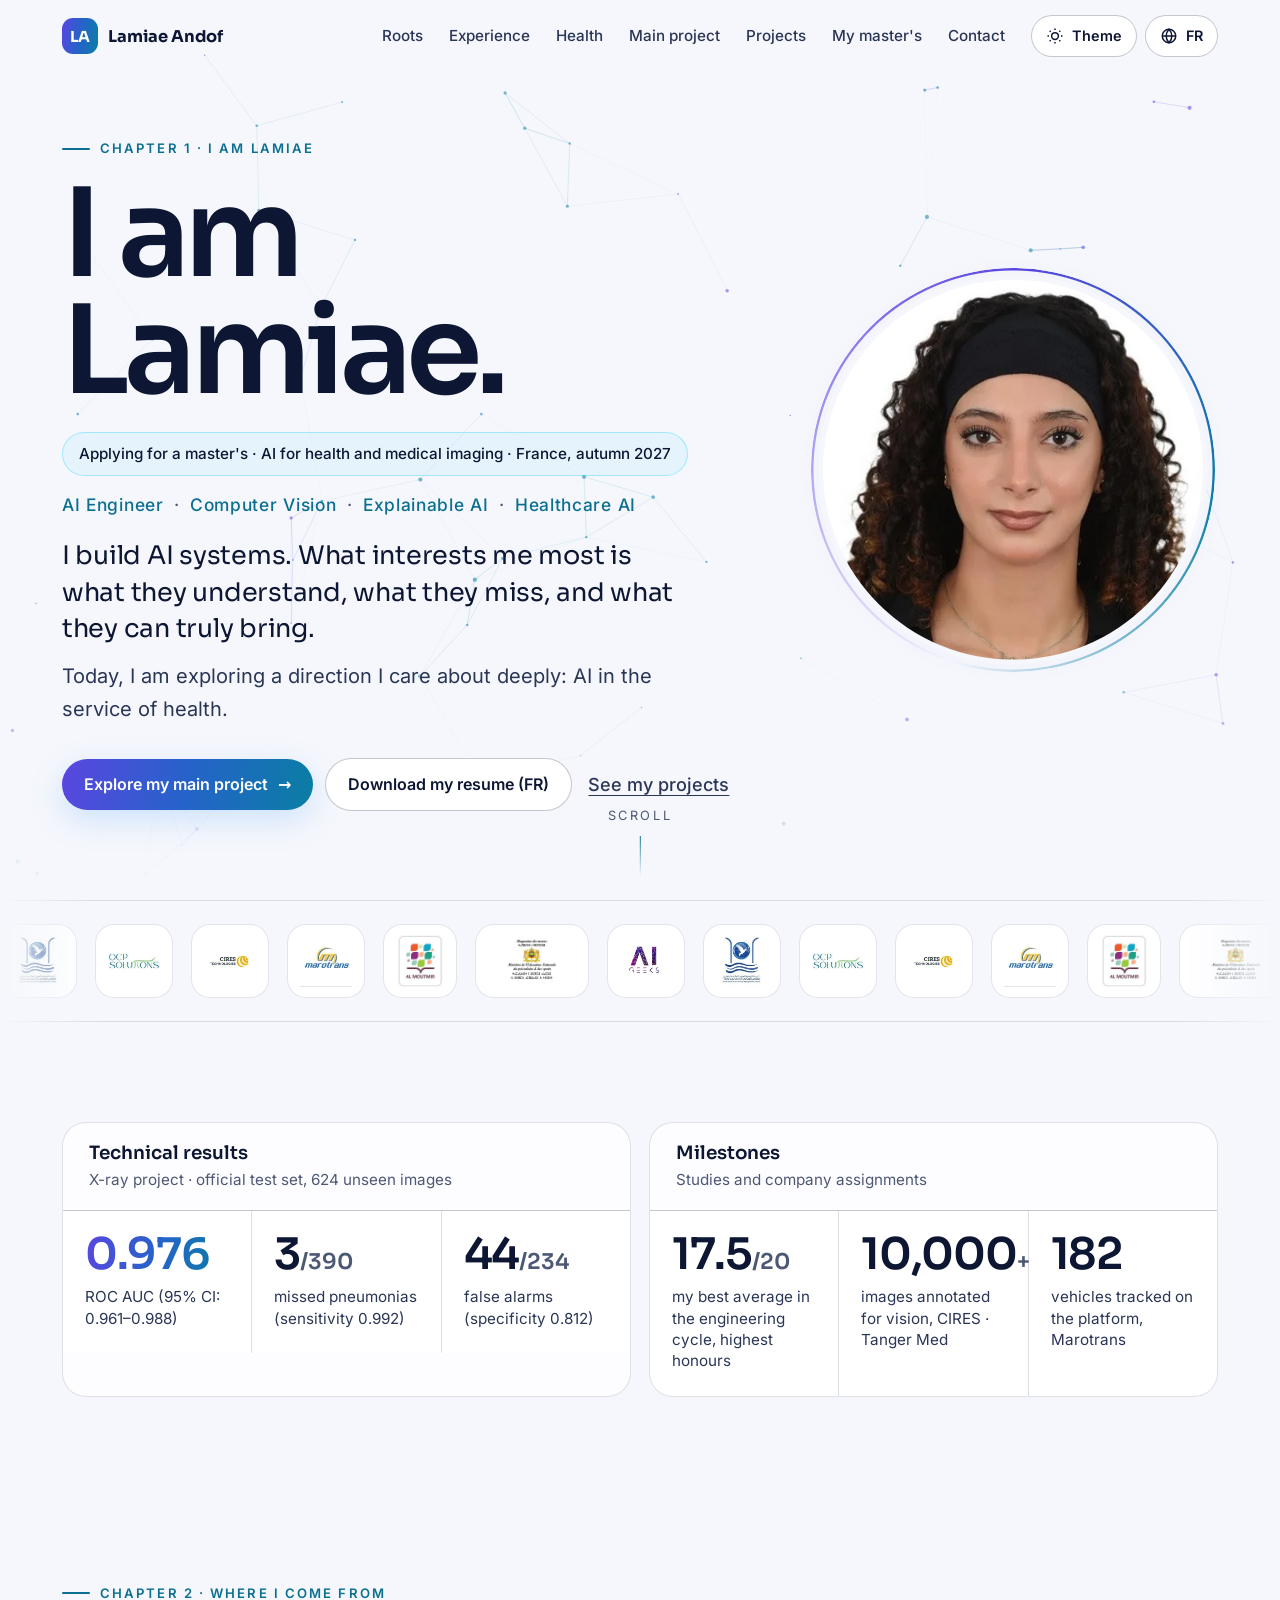
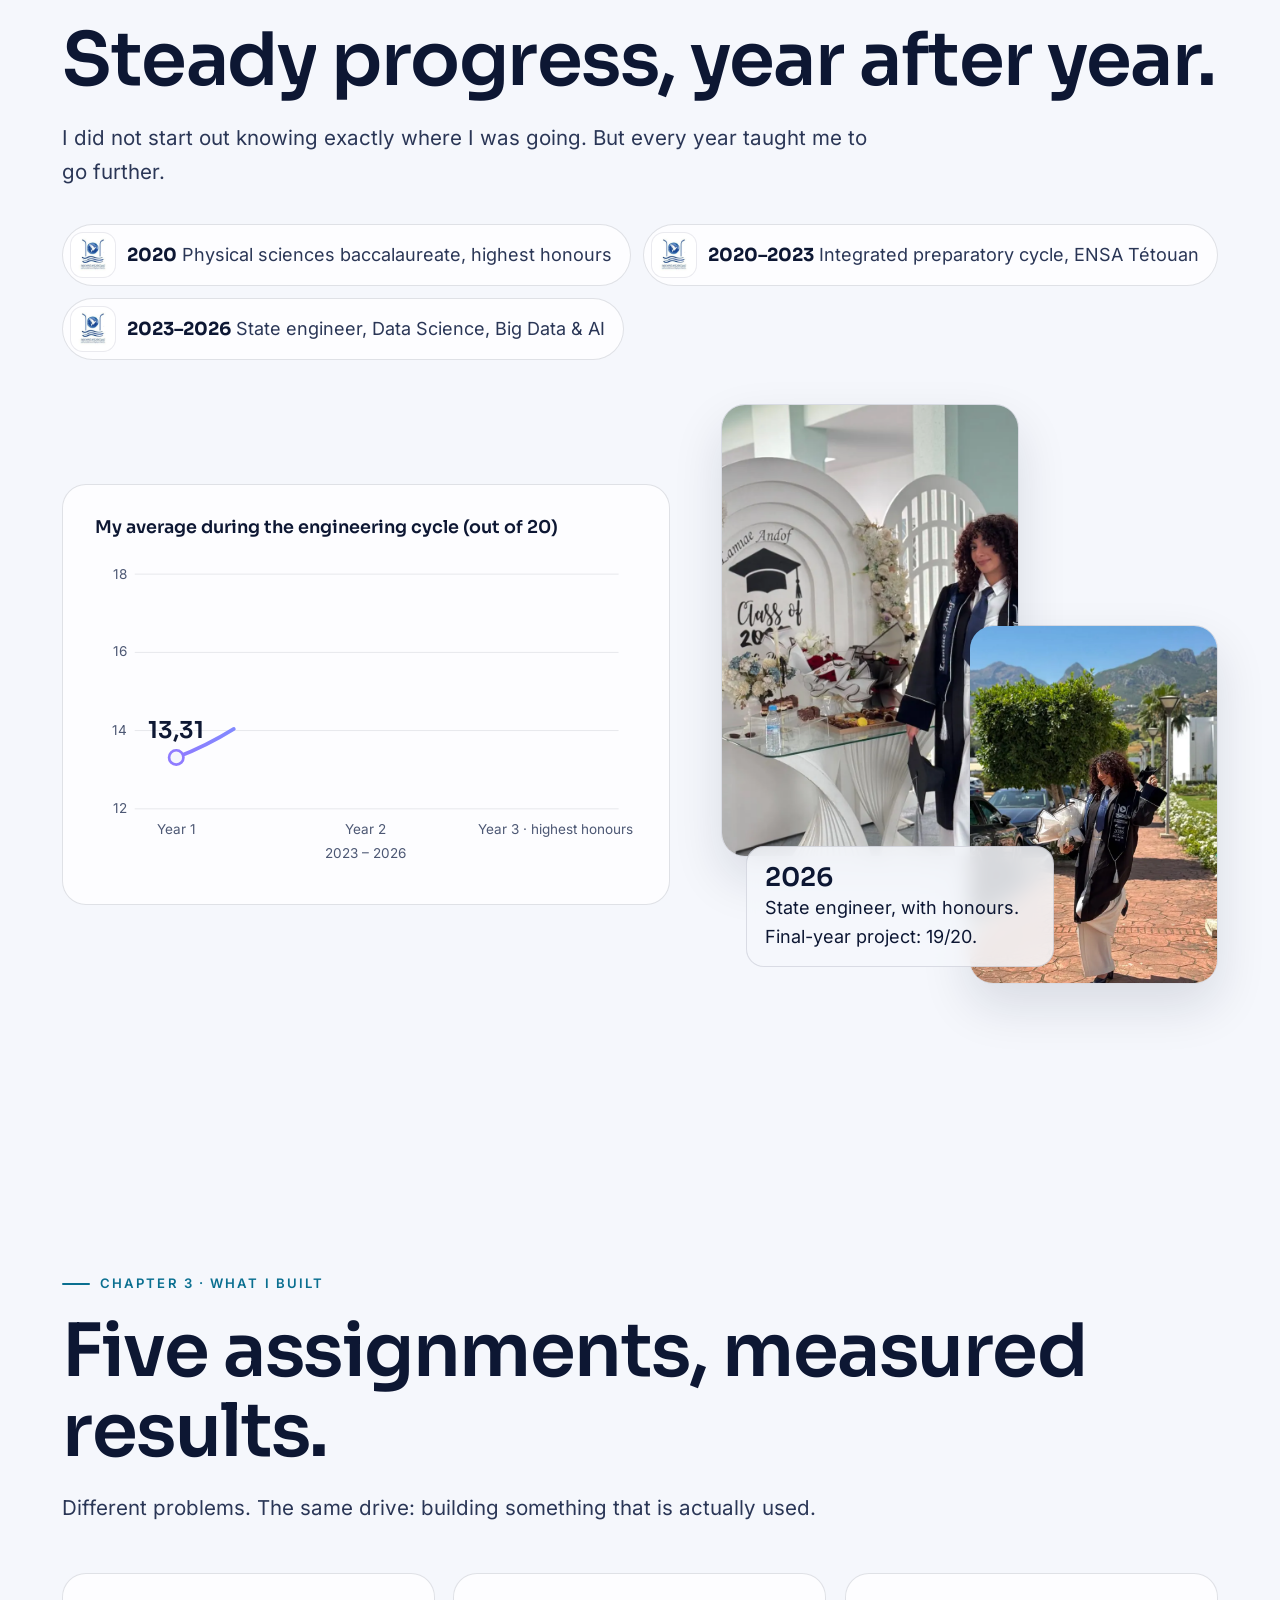
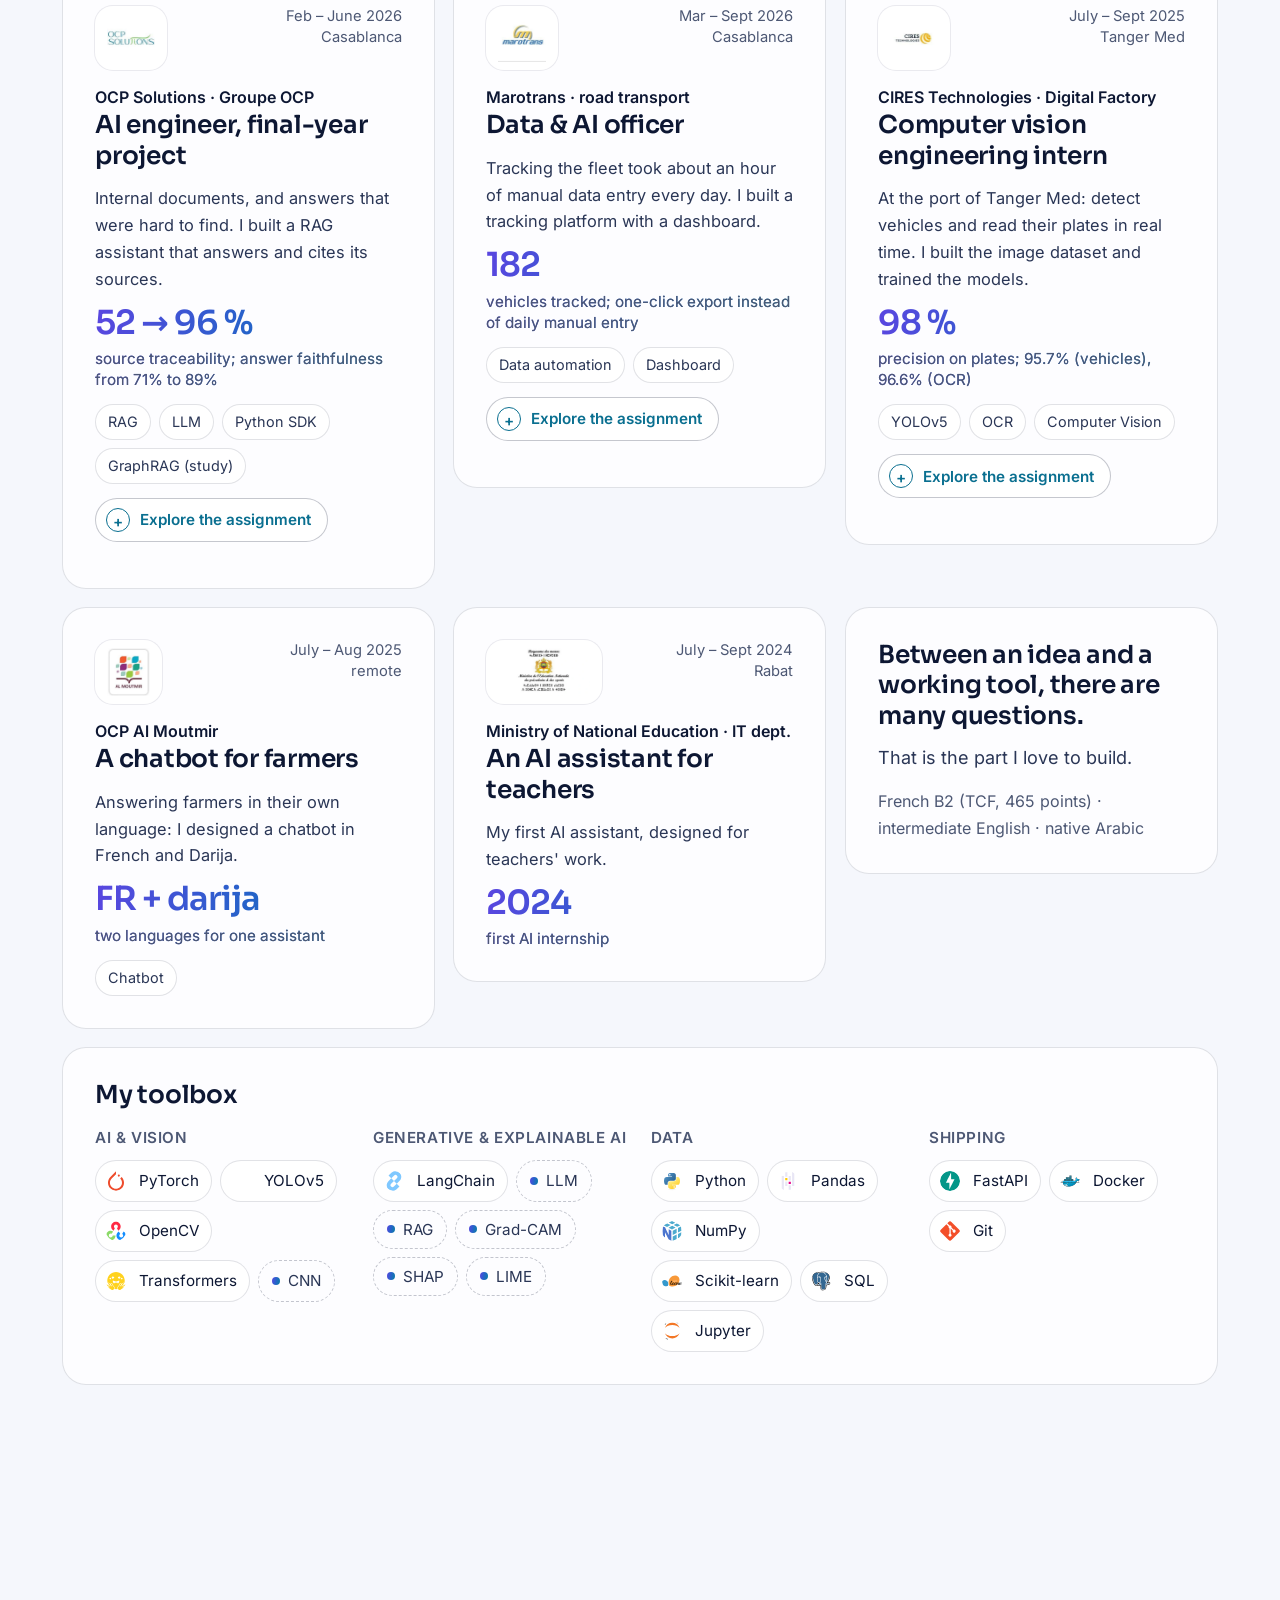
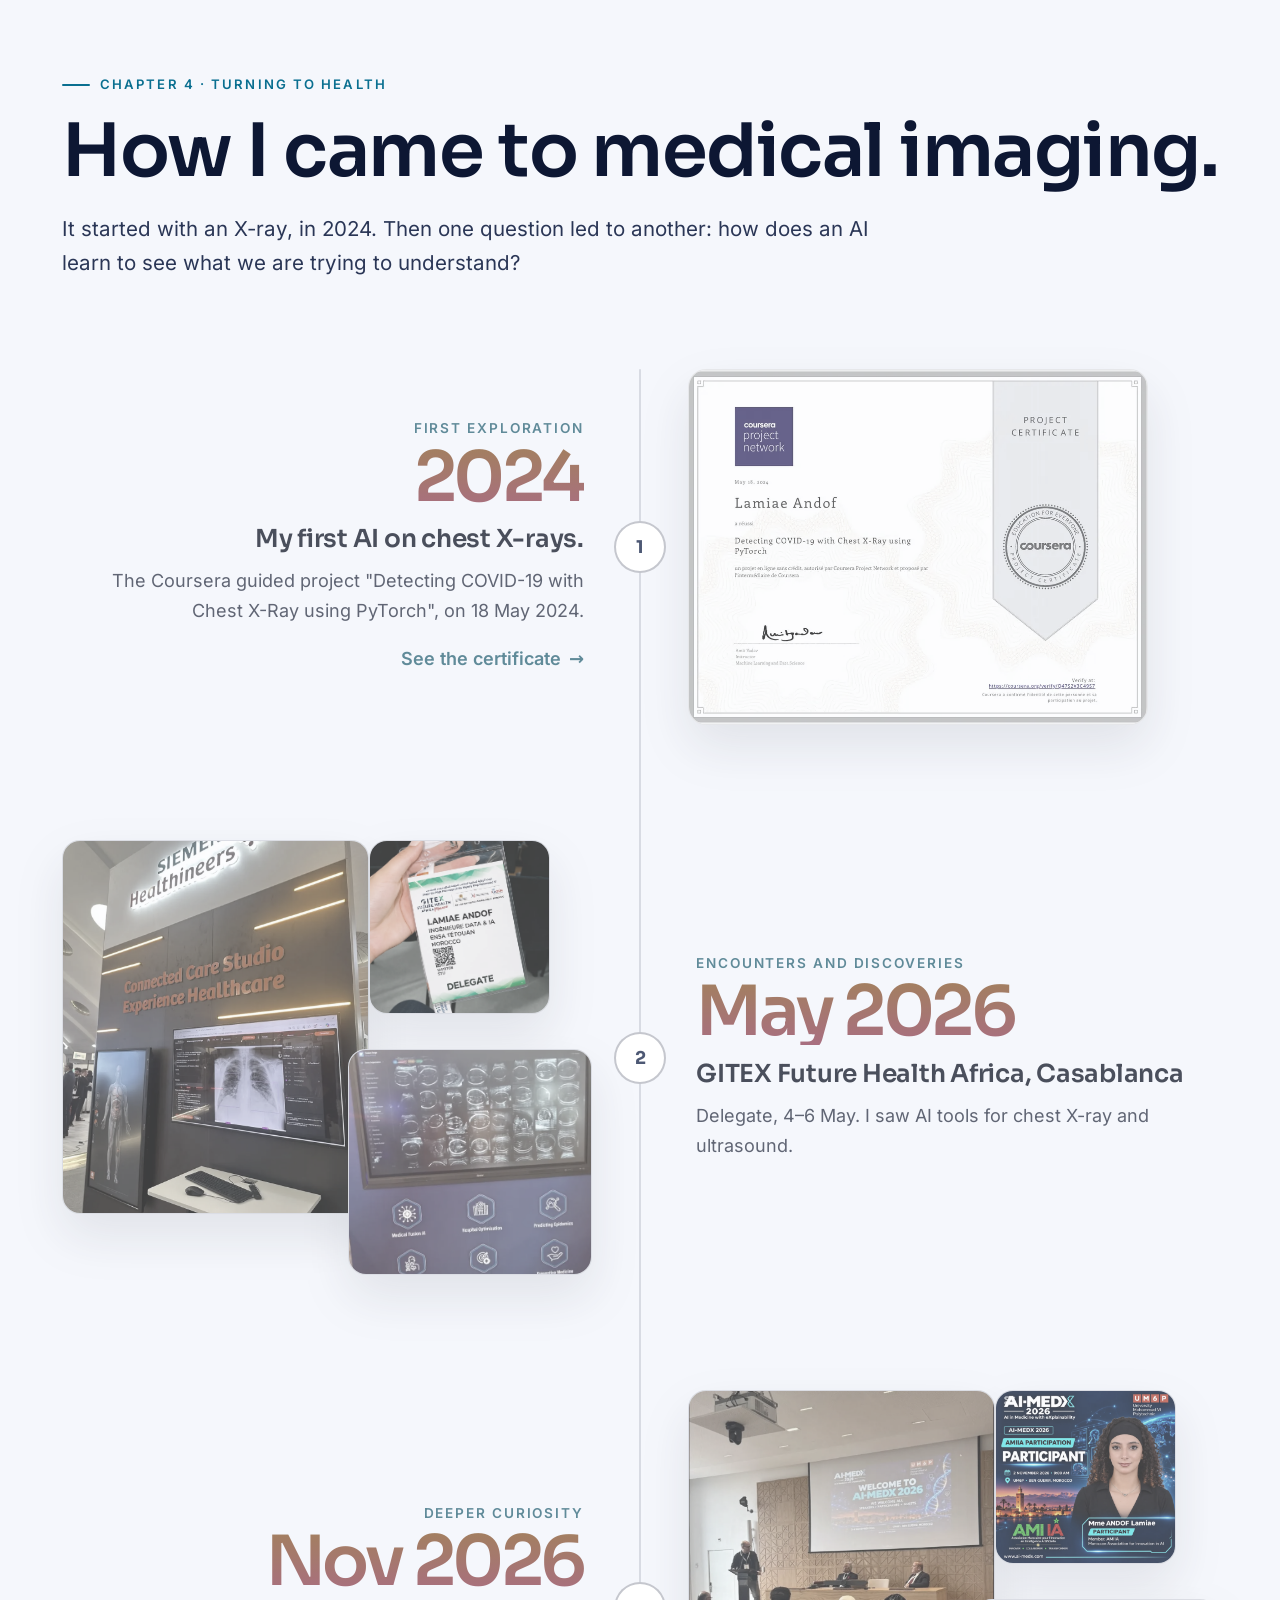
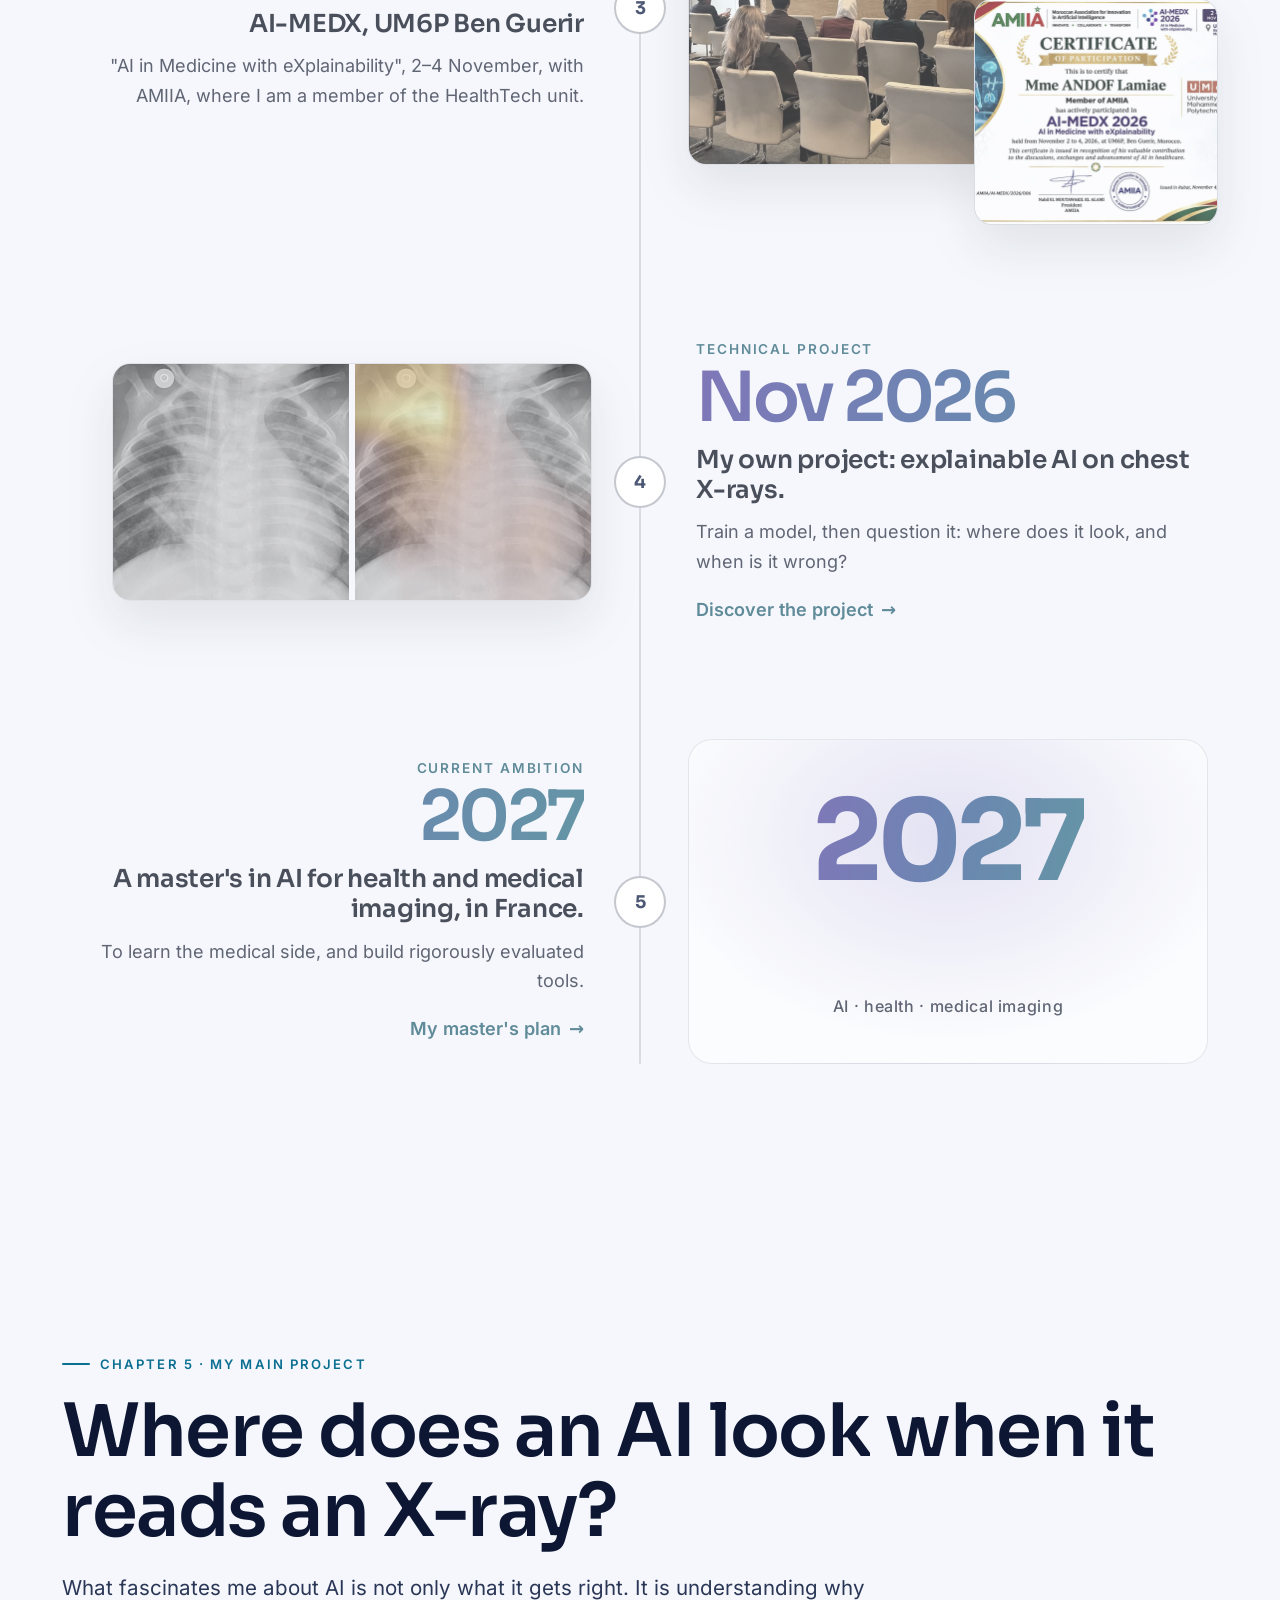
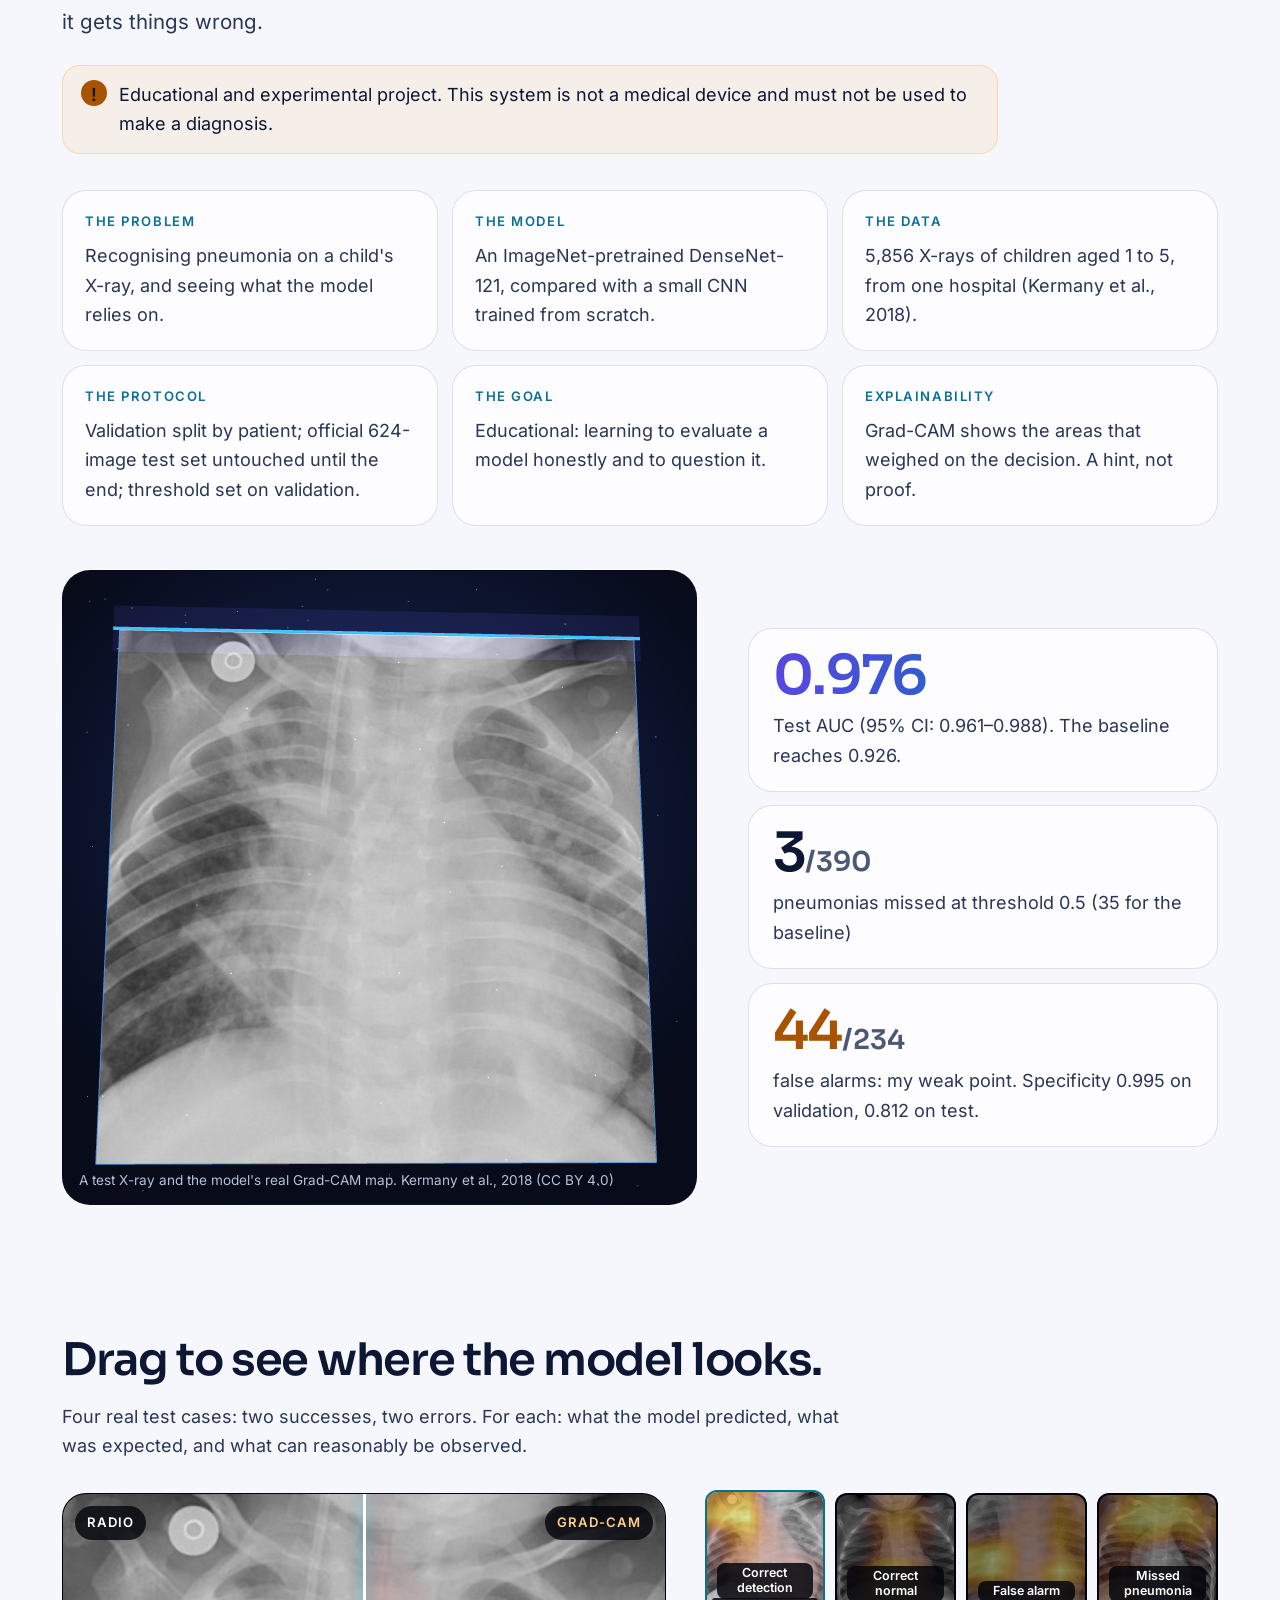
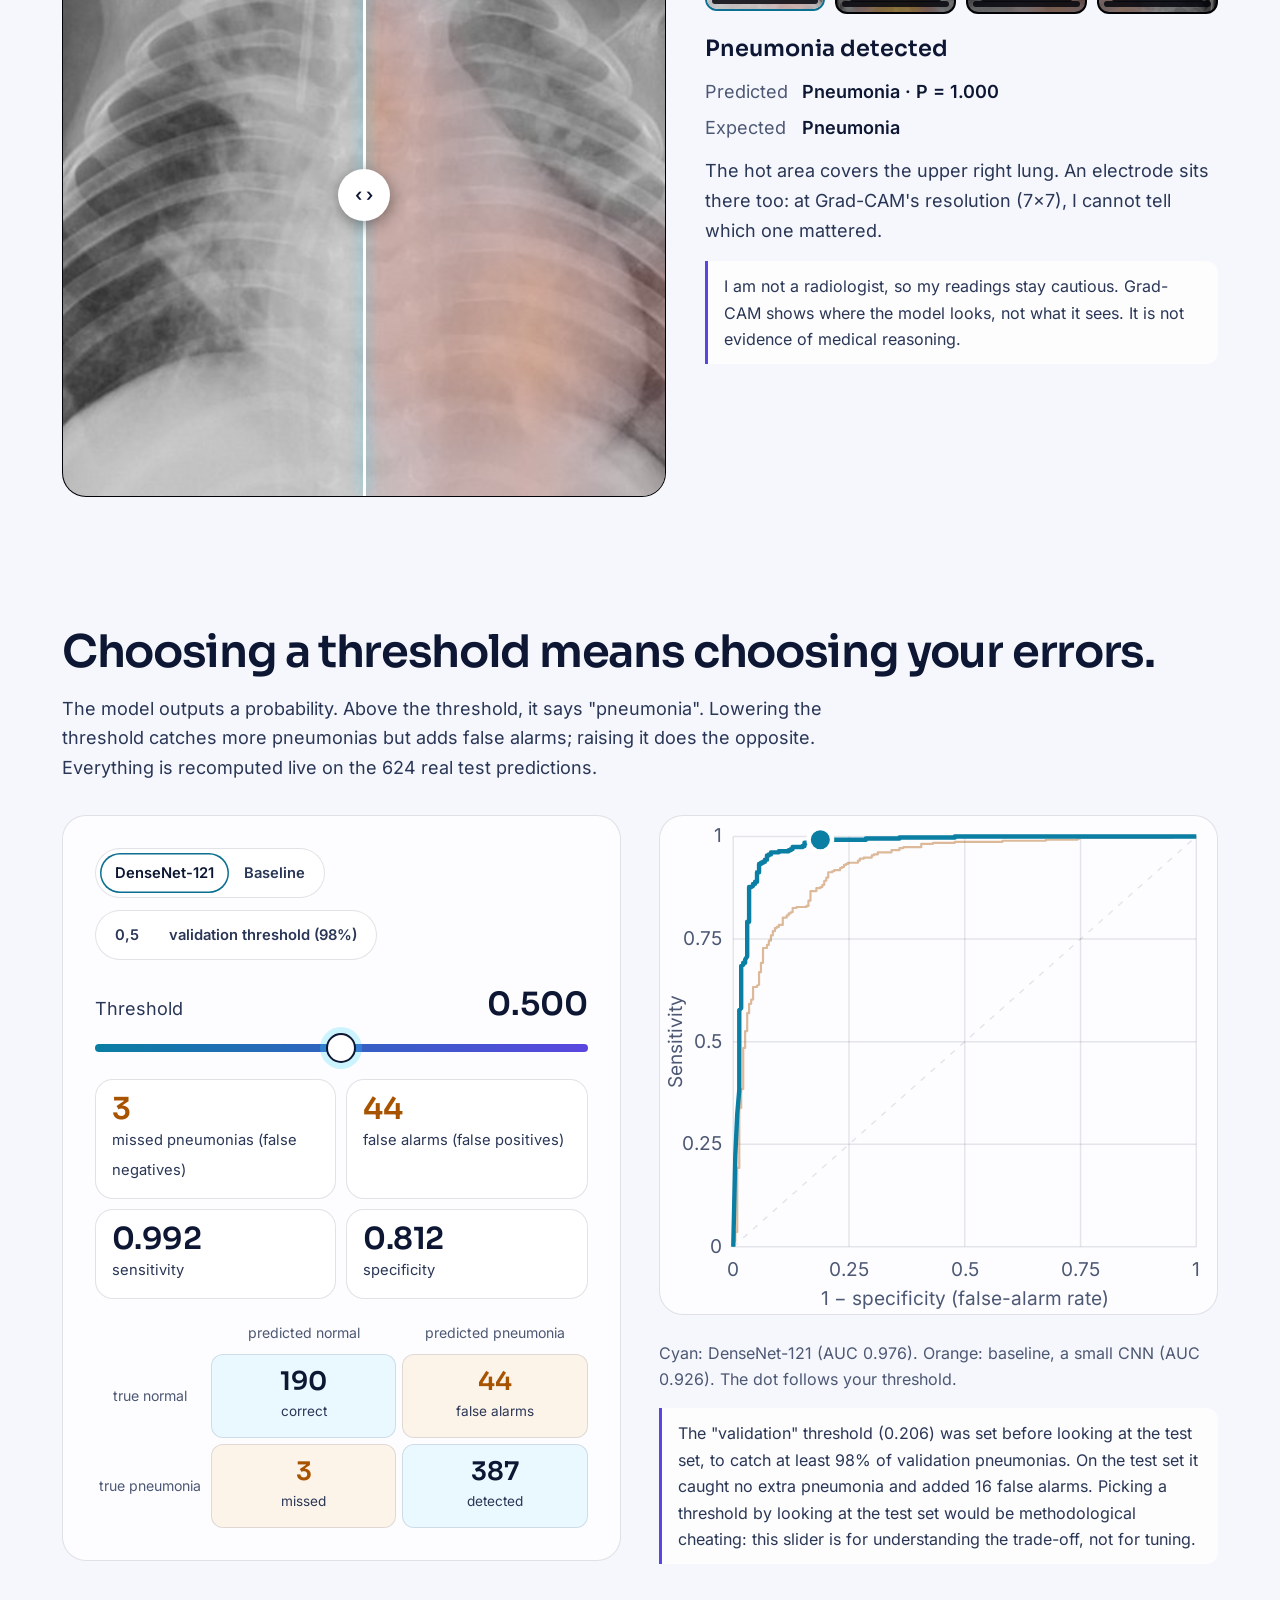
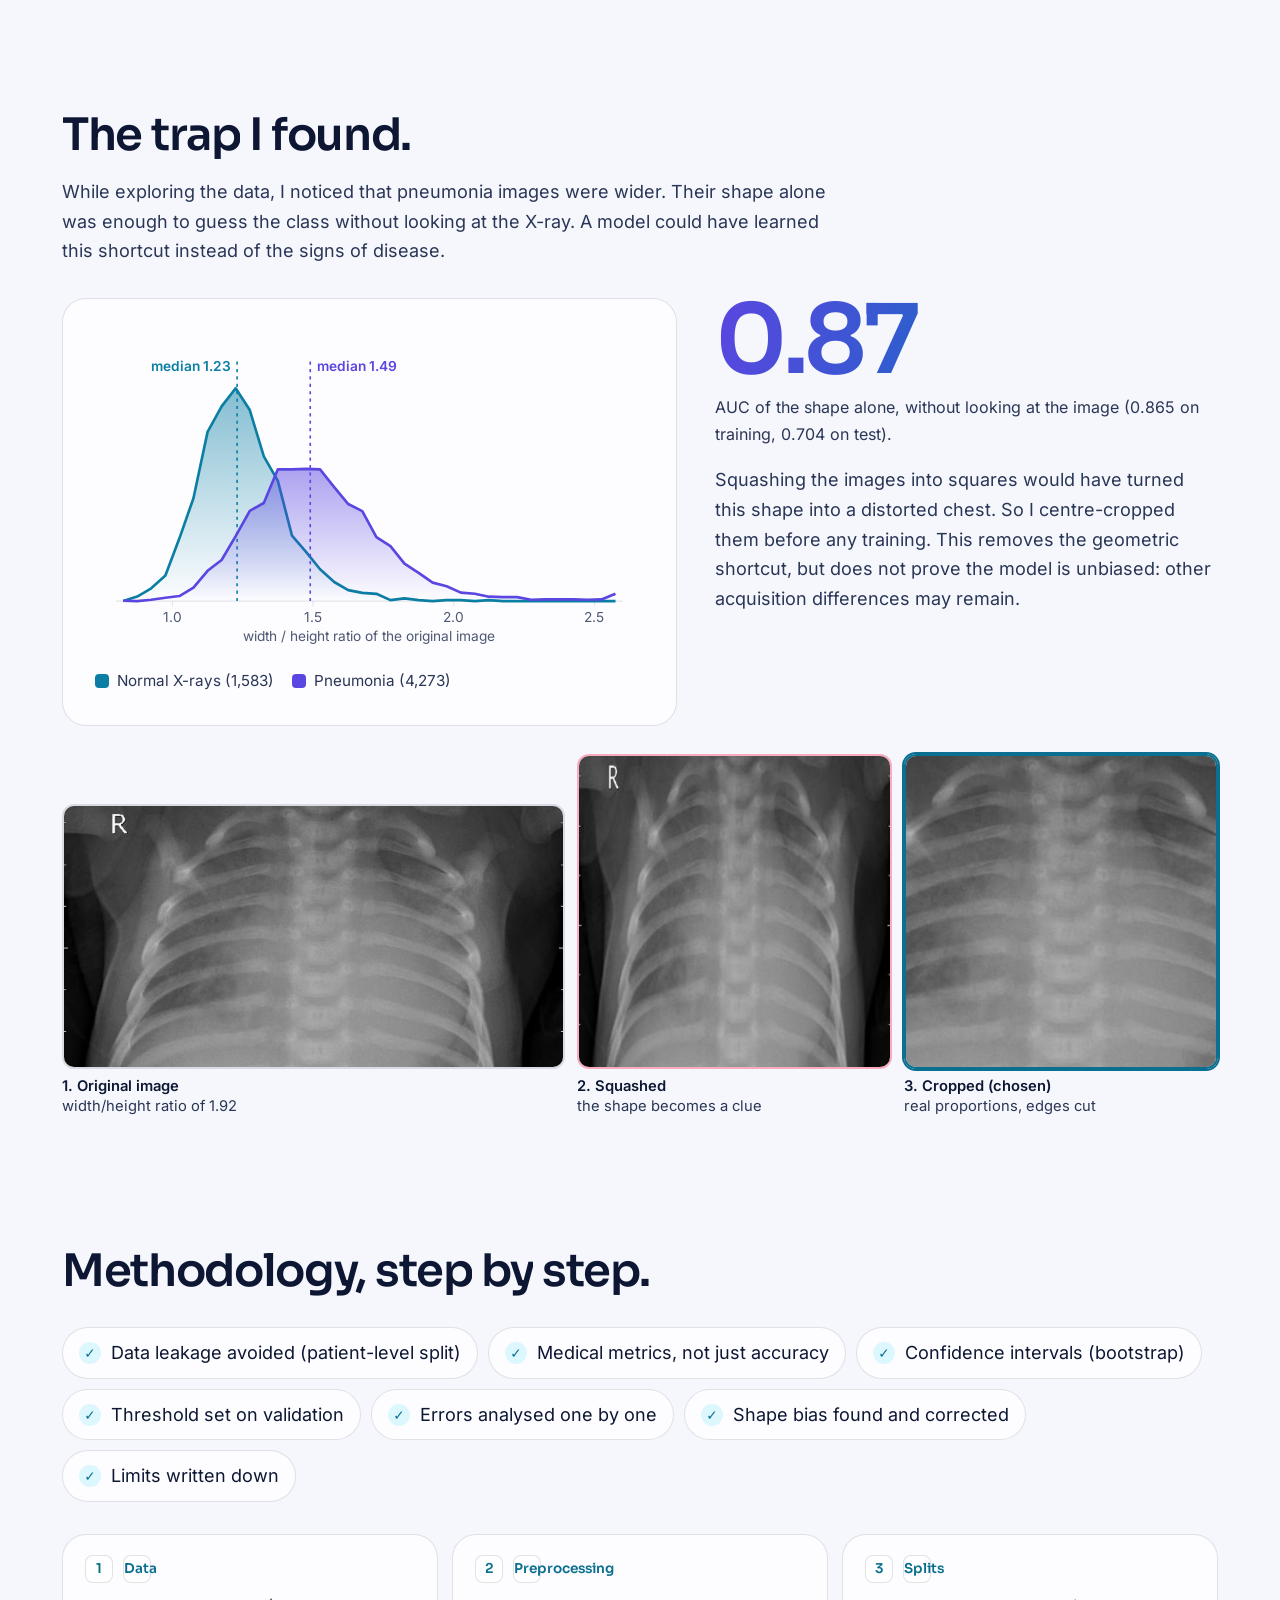
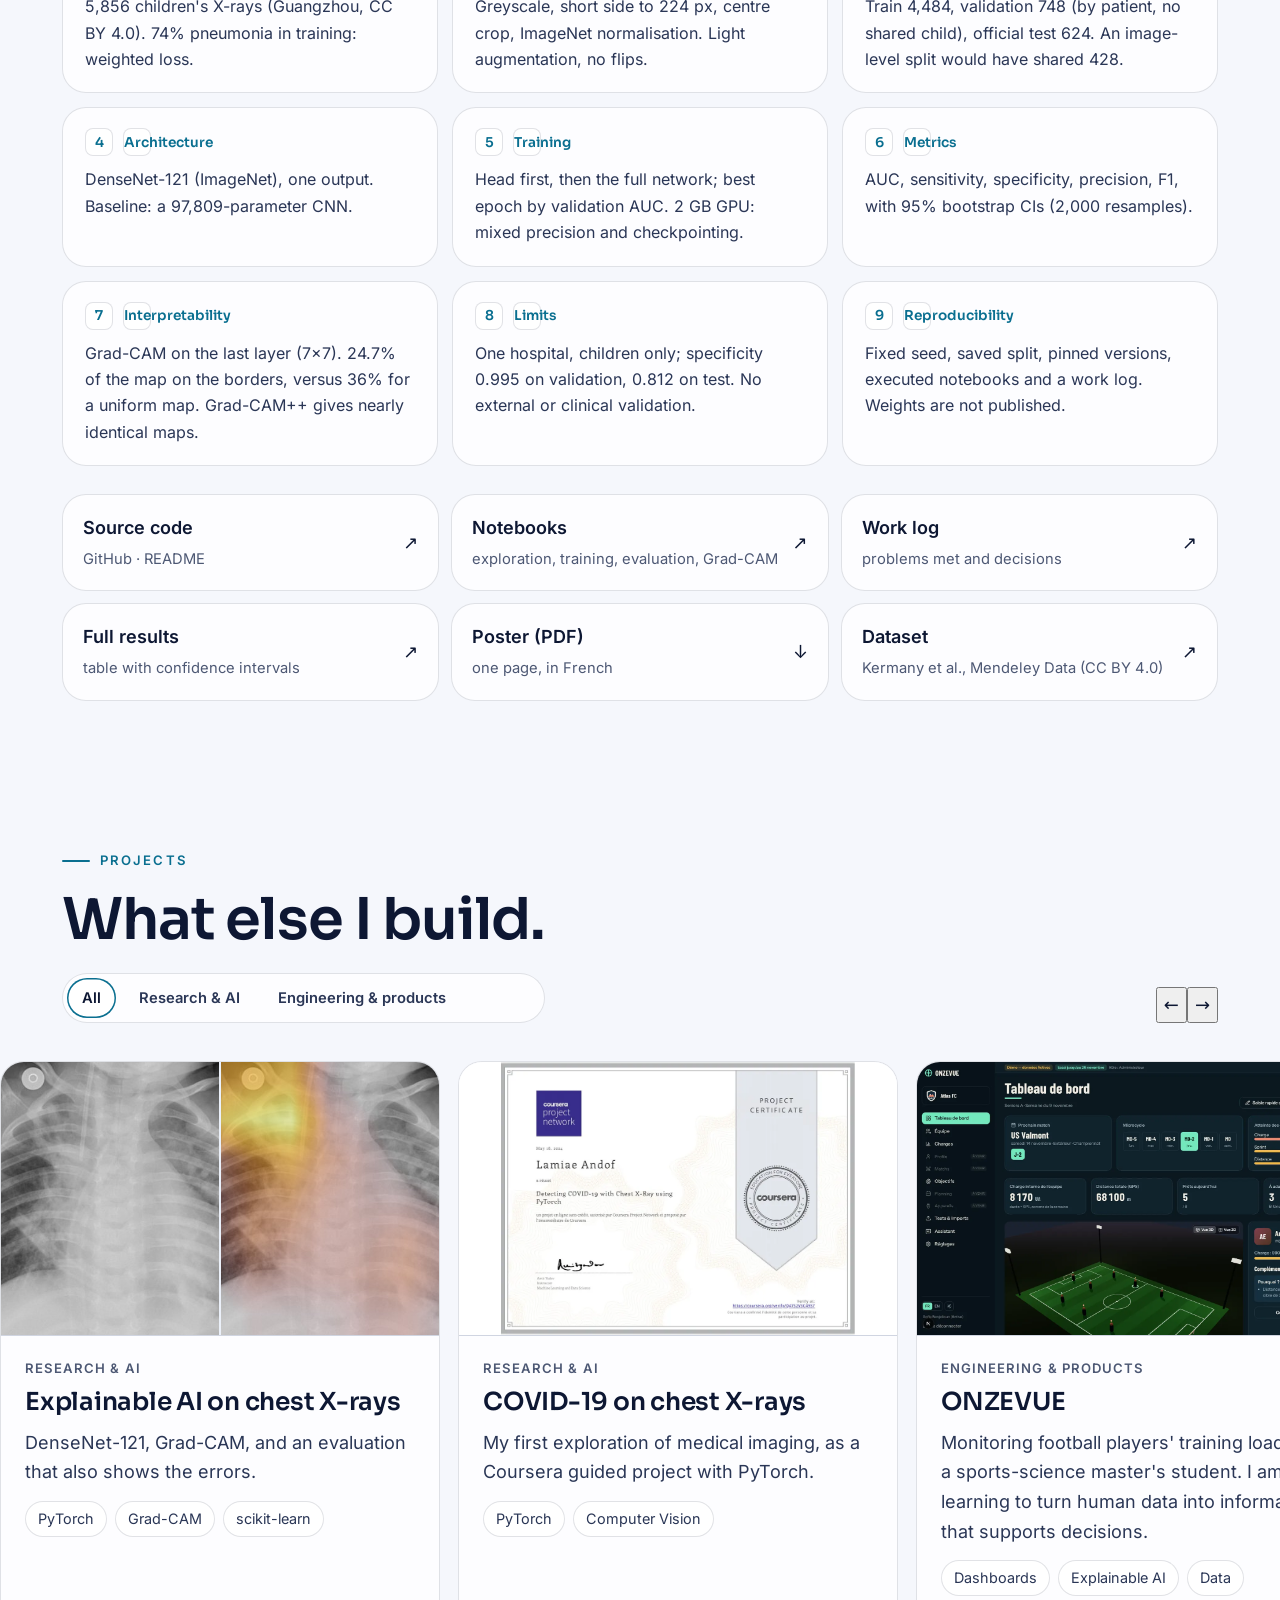
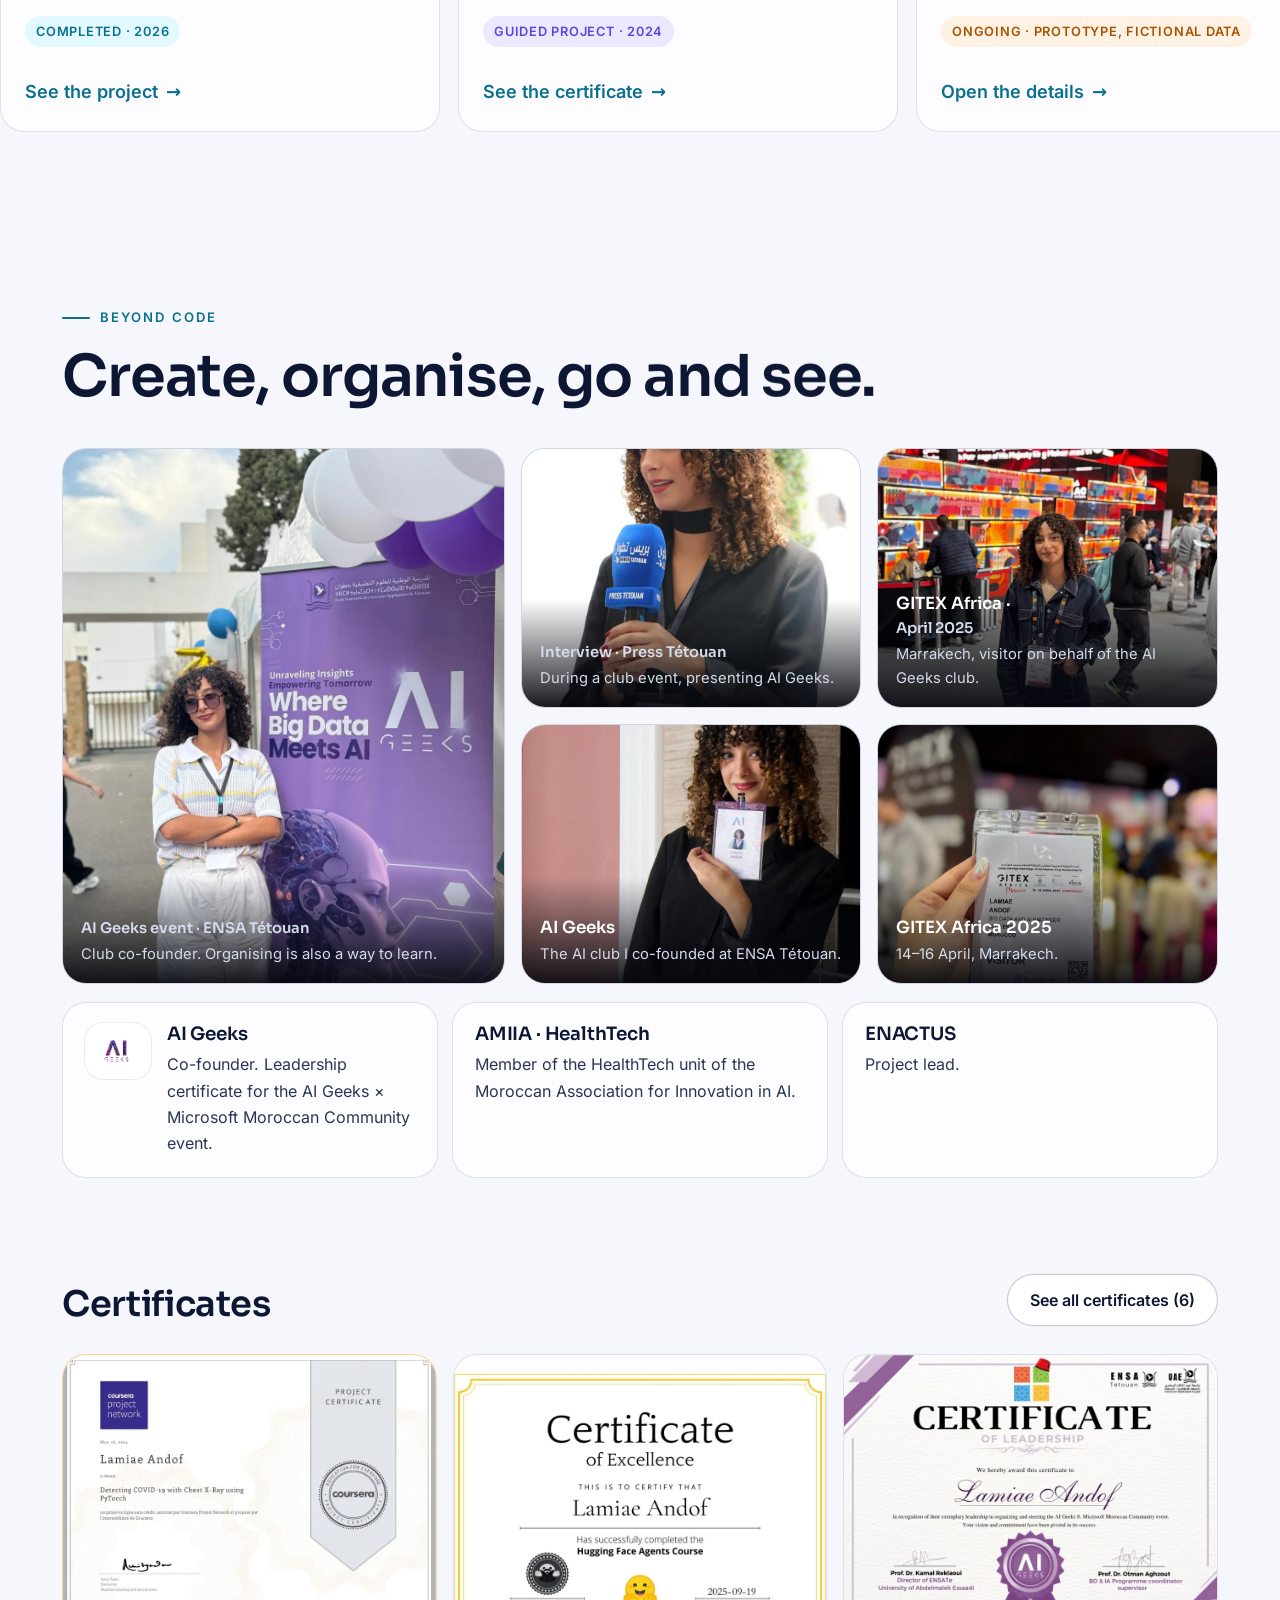
<file: index.html>
<!doctype html>
<html lang="fr" data-theme="dark">
<head>
<meta charset="utf-8">
<meta name="viewport" content="width=device-width, initial-scale=1, viewport-fit=cover">
<script>(function(){var d=document.documentElement,t,l;try{t=localStorage.getItem("theme");l=localStorage.getItem("langue")}catch(e){}if(t!=="light"&&t!=="dark")t=window.matchMedia&&matchMedia("(prefers-color-scheme: light)").matches?"light":"dark";d.setAttribute("data-theme",t);if(l!=="fr"&&l!=="en")l=(navigator.language||"fr").slice(0,2)==="en"?"en":"fr";d.lang=l})();</script>
<title>Lamiae Andof — IA explicable, Computer Vision, IA en santé</title>
<meta name="description" content="Lamiae Andof, ingénieure d'État en Data Science et IA (ENSA Tétouan, 2026). Computer Vision, IA générative et IA explicable appliquée à l'imagerie médicale.">
<link rel="canonical" href="https://lamiaeandof.github.io/">
<meta name="theme-color" content="#05070d">
<meta property="og:type" content="website">
<meta property="og:url" content="https://lamiaeandof.github.io/">
<meta property="og:title" content="Lamiae Andof — IA explicable et IA en santé">
<meta property="og:description" content="Ingénieure en IA. Je construis des systèmes d'IA, et je veux comprendre ce qu'ils voient vraiment. Projet phare : IA explicable sur radiographies thoraciques.">
<meta property="og:image" content="https://lamiaeandof.github.io/og-image.jpg">
<meta property="og:image:width" content="1200"><meta property="og:image:height" content="630">
<meta property="og:image:alt" content="Portrait de Lamiae Andof et carte Grad-CAM d'une radiographie thoracique">
<meta property="og:locale" content="fr_FR"><meta property="og:locale:alternate" content="en_US">
<meta name="twitter:card" content="summary_large_image">
<link rel="icon" href="favicon.svg" type="image/svg+xml">
<link rel="icon" href="favicon-32.png" sizes="32x32" type="image/png">
<link rel="apple-touch-icon" href="apple-touch-icon.png">
<link rel="preload" href="fonts/sora-latin-3.woff2" as="font" type="font/woff2" crossorigin>
<link rel="preload" href="fonts/inter-latin-1.woff2" as="font" type="font/woff2" crossorigin>
<link rel="preload" as="image" href="img/profil.webp" fetchpriority="high">
<link rel="stylesheet" href="assets/site.css?v=5">
<script type="application/ld+json">{"@context":"https://schema.org","@type":"Person","name":"Lamiae Andof","jobTitle":"Ingénieure d'État en Data Science, Big Data & IA","url":"https://lamiaeandof.github.io/","image":"https://lamiaeandof.github.io/img/profil.webp","email":"mailto:lamiaeandof3@gmail.com","address":{"@type":"PostalAddress","addressLocality":"Fès","addressCountry":"MA"},"alumniOf":{"@type":"CollegeOrUniversity","name":"ENSA Tétouan, Université Abdelmalek Essaâdi"},"knowsAbout":["Computer Vision","Explainable AI","Medical imaging","Retrieval-Augmented Generation"],"sameAs":["https://github.com/LamiaeAndof","https://www.linkedin.com/in/lamiaeandof"]}</script>
</head>
<body>
<a class="evitement" href="#contenu"><span class="fr">Aller au contenu</span><span class="en">Skip to content</span></a>
<div class="progression" aria-hidden="true"></div>
<div class="curseur" aria-hidden="true"></div><div class="anneau" aria-hidden="true"></div>

<header class="nav">
  <div class="wrap">
    <a class="monogramme" href="#moi" aria-label="Lamiae Andof, accueil"><b aria-hidden="true">LA</b><span>Lamiae Andof</span></a>
    <nav class="chapitres" aria-label="Chapitres">
      <a href="#origines"><span class="fr">Origines</span><span class="en">Roots</span></a>
      <a href="#construit"><span class="fr">Expériences</span><span class="en">Experience</span></a>
      <a href="#sante"><span class="fr">Santé</span><span class="en">Health</span></a>
      <a href="#projet"><span class="fr">Projet phare</span><span class="en">Main project</span></a>
      <a href="#projets"><span class="fr">Projets</span><span class="en">Projects</span></a>
      <a href="#vise"><span class="fr">Mon master</span><span class="en">My master's</span></a>
      <a href="#contact">Contact</a>
    </nav>
    <div class="commandes-nav">
      <button class="bascule theme" type="button" aria-pressed="false" aria-label="Thème clair">
        <svg class="ic-lune" viewBox="0 0 24 24" fill="none" stroke="currentColor" stroke-width="2" aria-hidden="true"><path d="M21 12.8A9 9 0 1 1 11.2 3a7 7 0 0 0 9.8 9.8z"/></svg>
        <svg class="ic-soleil" viewBox="0 0 24 24" fill="none" stroke="currentColor" stroke-width="2" aria-hidden="true"><circle cx="12" cy="12" r="4.5"/><path d="M12 2v2M12 20v2M4.9 4.9l1.4 1.4M17.7 17.7l1.4 1.4M2 12h2M20 12h2M4.9 19.1l1.4-1.4M17.7 6.3l1.4-1.4"/></svg>
        <span class="txt"><span class="fr">Thème</span><span class="en">Theme</span></span>
      </button>
      <button class="bascule langue" type="button" aria-label="Switch to English">
        <svg viewBox="0 0 24 24" fill="none" stroke="currentColor" stroke-width="2" aria-hidden="true"><circle cx="12" cy="12" r="9"/><path d="M3 12h18M12 3c2.5 2.7 3.8 5.7 3.8 9s-1.3 6.3-3.8 9c-2.5-2.7-3.8-5.7-3.8-9S9.5 5.7 12 3z"/></svg>
        <span class="txt-l">EN</span>
      </button>
      <button class="burger" type="button" aria-expanded="false" aria-controls="menu-mobile" aria-label="Menu"><span aria-hidden="true"></span></button>
    </div>
  </div>
</header>
<nav class="menu-mobile" id="menu-mobile" hidden aria-label="Menu">
  <a href="#origines"><span class="fr">Origines</span><span class="en">Roots</span><small>2</small></a>
  <a href="#construit"><span class="fr">Expériences</span><span class="en">Experience</span><small>3</small></a>
  <a href="#sante"><span class="fr">Le tournant santé</span><span class="en">Turning to health</span><small>4</small></a>
  <a href="#projet"><span class="fr">Projet phare</span><span class="en">Main project</span><small>5</small></a>
  <a href="#projets"><span class="fr">Projets</span><span class="en">Projects</span><small>+</small></a>
  <a href="#engagement"><span class="fr">Engagements</span><span class="en">Involvement</span><small>+</small></a>
  <a href="#certificats"><span class="fr">Certificats</span><span class="en">Certificates</span><small>+</small></a>
  <a href="#vise"><span class="fr">Mon master</span><span class="en">My master's</span><small>6</small></a>
  <a href="#contact">Contact<small>→</small></a>
</nav>

<main id="contenu">
<!-- ============ CHAPITRE 1 — JE SUIS LAMIAE ============ -->
<section class="accueil chapitre" id="moi">
  <canvas id="reseau" aria-hidden="true"></canvas>
  <div class="wrap grille">
    <div>
      <p class="etiquette"><span class="fr">Chapitre 1 · Je suis Lamiae</span><span class="en">Chapter 1 · I am Lamiae</span></p>
      <h1 data-mots><span class="fr">Je suis Lamiae.</span><span class="en">I am Lamiae.</span></h1>
      <p class="candidature"><span class="fr">Candidate en master · IA appliquée à la santé et imagerie médicale · France, rentrée 2027</span><span class="en">Applying for a master's · AI for health and medical imaging · France, autumn 2027</span></p>
      <p class="specialites"><span>AI Engineer</span><span>Computer Vision</span><span>Explainable AI</span><span>Healthcare AI</span></p>
      <p class="accroche fr">Je construis des systèmes d'IA. Ce qui m'intéresse le plus, c'est ce qu'ils comprennent, ce qu'ils manquent, et ce qu'ils peuvent vraiment apporter.</p>
      <p class="accroche en">I build AI systems. What interests me most is what they understand, what they miss, and what they can truly bring.</p>
      <p class="accroche-2 fr">Aujourd'hui, j'explore une direction qui me passionne : l'IA au service de la santé.</p>
      <p class="accroche-2 en">Today, I am exploring a direction I care about deeply: AI in the service of health.</p>
      <div class="boutons">
        <a class="btn plein" href="#projet"><span class="fr">Explorer mon projet phare</span><span class="en">Explore my main project</span> <span class="fleche" aria-hidden="true">→</span></a>
        <a class="btn" href="docs/CV_Lamiae_Andof.pdf?v=6" download><span class="fr">Télécharger mon CV</span><span class="en">Download my resume (FR)</span></a>
        <a class="lien-discret" href="#projets"><span class="fr">Voir mes projets</span><span class="en">See my projects</span></a>
      </div>
    </div>
    <div class="photo-halo"><img src="img/profil.webp" width="420" height="420" alt="Portrait de Lamiae Andof" fetchpriority="high"></div>
  </div>
  <a class="defiler" href="#reperes" aria-label="Continuer"><span class="fr">Défiler</span><span class="en">Scroll</span><i aria-hidden="true"></i></a>
</section>

<!-- Bandeau de logos -->
<div class="bandeau" role="region" aria-label="Écoles et organisations de mon parcours">
  <div class="piste">
    <span class="tuile"><img src="img/logos/ensa_tetouan.webp" alt="ENSA Tétouan" width="200" height="200"></span>
    <span class="tuile"><img src="img/logos/ocp_solutions.webp" alt="OCP Solutions" width="200" height="200"></span>
    <span class="tuile"><img src="img/logos/cires_technologies.webp" alt="CIRES Technologies" width="200" height="200"></span>
    <span class="tuile"><img src="img/logos/marotrans.webp" alt="Marotrans" width="200" height="200"></span>
    <span class="tuile"><img src="img/logos/ocp_al_moutmir.webp" alt="OCP Al Moutmir" width="196" height="220"></span>
    <span class="tuile large"><img src="img/logos/ministere_education_nationale.webp" alt="Ministère de l'Éducation nationale" width="420" height="220"></span>
    <span class="tuile"><img src="img/logos/ai_geeks.webp" alt="AI Geeks" width="400" height="400"></span>
    <span class="tuile" aria-hidden="true"><img src="img/logos/ensa_tetouan.webp" alt="" width="200" height="200"></span>
    <span class="tuile" aria-hidden="true"><img src="img/logos/ocp_solutions.webp" alt="" width="200" height="200"></span>
    <span class="tuile" aria-hidden="true"><img src="img/logos/cires_technologies.webp" alt="" width="200" height="200"></span>
    <span class="tuile" aria-hidden="true"><img src="img/logos/marotrans.webp" alt="" width="200" height="200"></span>
    <span class="tuile" aria-hidden="true"><img src="img/logos/ocp_al_moutmir.webp" alt="" width="196" height="220"></span>
    <span class="tuile large" aria-hidden="true"><img src="img/logos/ministere_education_nationale.webp" alt="" width="420" height="220"></span>
    <span class="tuile" aria-hidden="true"><img src="img/logos/ai_geeks.webp" alt="" width="400" height="400"></span>
  </div>
</div>

<!-- Chiffres clés : deux histoires différentes -->
<section class="wrap" id="reperes" style="padding-block:clamp(56px,8vw,100px)" aria-labelledby="t-reperes">
  <h2 class="sr-only" id="t-reperes"><span class="fr">Chiffres clés</span><span class="en">Key figures</span></h2>
  <div class="reperes">
    <div class="carte repere-groupe apparait">
      <header><h2><span class="fr">Résultats techniques</span><span class="en">Technical results</span></h2>
        <p><span class="fr">Projet radiographies · test officiel, 624 images jamais vues</span><span class="en">X-ray project · official test set, 624 unseen images</span></p></header>
      <div class="compteurs">
        <div><div class="chiffre grad" data-compteur="0.976" data-dec="3">0,976</div><p><span class="fr">AUC-ROC (IC 95 % : 0,961–0,988)</span><span class="en">ROC AUC (95% CI: 0.961–0.988)</span></p></div>
        <div><div class="chiffre"><span data-compteur="3">3</span><small>/390</small></div><p><span class="fr">pneumonies manquées (sensibilité 0,992)</span><span class="en">missed pneumonias (sensitivity 0.992)</span></p></div>
        <div><div class="chiffre"><span data-compteur="44">44</span><small>/234</small></div><p><span class="fr">fausses alertes (spécificité 0,812)</span><span class="en">false alarms (specificity 0.812)</span></p></div>
      </div>
    </div>
    <div class="carte repere-groupe apparait">
      <header><h2><span class="fr">Repères de parcours</span><span class="en">Milestones</span></h2>
        <p><span class="fr">Études et missions en entreprise</span><span class="en">Studies and company assignments</span></p></header>
      <div class="compteurs">
        <div><div class="chiffre"><span data-compteur="17.5" data-dec="1">17,5</span><small>/20</small></div><p><span class="fr">ma meilleure moyenne en cycle ingénieur, mention Très Bien</span><span class="en">my best average in the engineering cycle, highest honours</span></p></div>
        <div><div class="chiffre"><span data-compteur="10000">10 000</span><small>+</small></div><p><span class="fr">images annotées pour la vision, CIRES · Tanger Med</span><span class="en">images annotated for vision, CIRES · Tanger Med</span></p></div>
        <div><div class="chiffre" data-compteur="182">182</div><p><span class="fr">véhicules suivis sur la plateforme, Marotrans</span><span class="en">vehicles tracked on the platform, Marotrans</span></p></div>
      </div>
    </div>
  </div>
</section>

<!-- ============ CHAPITRE 2 — D'OÙ JE VIENS ============ -->
<section class="chapitre" id="origines" style="padding-top:clamp(40px,6vw,80px)">
  <div class="wrap">
    <p class="etiquette"><span class="fr">Chapitre 2 · D'où je viens</span><span class="en">Chapter 2 · Where I come from</span></p>
    <h2 data-mots><span class="fr">Une progression, année après année.</span><span class="en">Steady progress, year after year.</span></h2>
    <p class="sous"><span class="fr">Je n'ai pas commencé en sachant exactement où j'allais. Mais chaque année m'a appris à aller plus loin.</span><span class="en">I did not start out knowing exactly where I was going. But every year taught me to go further.</span></p>
    <div class="jalons apparait">
      <div class="jalon"><span class="tuile"><img src="img/logos/ensa_tetouan.webp" alt="" width="200" height="200" loading="lazy"></span><div><b>2020</b> <span class="fr">Baccalauréat sciences physiques, mention Très Bien</span><span class="en">Physical sciences baccalaureate, highest honours</span></div></div>
      <div class="jalon"><span class="tuile"><img src="img/logos/ensa_tetouan.webp" alt="" width="200" height="200" loading="lazy"></span><div><b>2020–2023</b> <span class="fr">Cycle préparatoire intégré, ENSA Tétouan</span><span class="en">Integrated preparatory cycle, ENSA Tétouan</span></div></div>
      <div class="jalon"><span class="tuile"><img src="img/logos/ensa_tetouan.webp" alt="" width="200" height="200" loading="lazy"></span><div><b>2023–2026</b> <span class="fr">Ingénieure d'État, Data Science, Big Data &amp; IA</span><span class="en">State engineer, Data Science, Big Data &amp; AI</span></div></div>
    </div>
    <div class="origines">
      <div class="carte apparait" id="notes">
        <h3 style="font-size:1.1rem;letter-spacing:0"><span class="fr">Ma moyenne pendant le cycle ingénieur (sur 20)</span><span class="en">My average during the engineering cycle (out of 20)</span></h3>
        <svg class="notes" viewBox="0 0 600 360" role="img" aria-labelledby="notes-titre" aria-describedby="notes-table">
          <title id="notes-titre">Moyennes : 13,31, puis 15,91, puis 17,5 sur 20</title>
          <defs><linearGradient id="gc" x1="0" x2="1"><stop offset="0" stop-color="#8f7bff"/><stop offset="1" stop-color="#3ad7ff"/></linearGradient>
                <linearGradient id="ga" x1="0" x2="0" y1="0" y2="1"><stop offset="0" stop-color="#5aa8ff" stop-opacity=".28"/><stop offset="1" stop-color="#5aa8ff" stop-opacity="0"/></linearGradient></defs>
          <line class="axe" x1="44" x2="580" y1="40" y2="40"/><line class="axe" x1="44" x2="580" y1="126.7" y2="126.7"/><line class="axe" x1="44" x2="580" y1="213.3" y2="213.3"/><line class="axe" x1="44" x2="580" y1="300" y2="300"/>
          <text class="lbl" x="36" y="45" text-anchor="end">18</text><text class="lbl" x="36" y="131" text-anchor="end">16</text><text class="lbl" x="36" y="218" text-anchor="end">14</text><text class="lbl" x="36" y="305" text-anchor="end">12</text>
          <path class="aire" d="M90 243.2 C 190 205, 215 148, 300 130.6 S 440 72, 510 61.7 L510 300 L90 300 Z" fill="url(#ga)"/>
          <path id="courbe-notes" d="M90 243.2 C 190 205, 215 148, 300 130.6 S 440 72, 510 61.7" fill="none" stroke="url(#gc)" stroke-width="4" stroke-linecap="round"/>
          <g class="point"><circle cx="90" cy="243.2" r="8" fill="var(--fond)" stroke="#8f7bff" stroke-width="3"/><text class="val" x="90" y="222" text-anchor="middle" font-size="26">13,31</text></g>
          <g class="point"><circle cx="300" cy="130.6" r="8" fill="var(--fond)" stroke="#5aa8ff" stroke-width="3"/><text class="val" x="300" y="108" text-anchor="middle" font-size="26">15,91</text></g>
          <g class="point"><circle cx="510" cy="61.7" r="9" fill="#3ad7ff"/><text class="val" x="510" y="38" text-anchor="middle" font-size="30">17,5</text></g>
          <text class="lbl" x="90" y="328" text-anchor="middle"><tspan class="fr">Année 1</tspan><tspan class="en">Year 1</tspan></text>
          <text class="lbl" x="300" y="328" text-anchor="middle"><tspan class="fr">Année 2</tspan><tspan class="en">Year 2</tspan></text>
          <text class="lbl" x="510" y="328" text-anchor="middle"><tspan class="fr">Année 3 · mention Très Bien</tspan><tspan class="en">Year 3 · highest honours</tspan></text>
          <text class="lbl" x="300" y="354" text-anchor="middle">2023 – 2026</text>
        </svg>
        <div class="sr-only" id="notes-table"><table>
          <caption>Moyennes annuelles du cycle ingénieur</caption>
          <tr><th>Année</th><th>Moyenne</th></tr>
          <tr><td>1</td><td>13,31 / 20</td></tr>
          <tr><td>2</td><td>15,91 / 20</td></tr>
          <tr><td>3</td><td>17,5 / 20, mention Très Bien</td></tr>
        </table></div>
      </div>
      <div class="diplome">
        <figure class="f1"><button type="button" data-agrandir="img/parcours/diplomation_2026_big_data_ia.webp" data-legende-fr="Diplomation 2026, filière Big Data &amp; IA" data-legende-en="Graduation 2026, Big Data &amp; AI programme" style="all:unset;display:block;width:100%;height:100%;cursor:zoom-in"><img src="img/parcours/diplomation_2026_big_data_ia.webp" data-parallaxe="0.05" width="960" height="1280" loading="lazy" alt="Diplomation 2026, filière Big Data et IA"></button></figure>
        <figure class="f2"><button type="button" data-agrandir="img/parcours/diplomation_2026_campus_ensa_tetouan.webp" data-legende-fr="Diplomation 2026, campus de l'ENSA Tétouan" data-legende-en="Graduation 2026, ENSA Tétouan campus" style="all:unset;display:block;width:100%;height:100%;cursor:zoom-in"><img src="img/parcours/diplomation_2026_campus_ensa_tetouan.webp" data-parallaxe="0.08" width="960" height="1280" loading="lazy" alt="Diplomation 2026 au campus de l'ENSA Tétouan"></button></figure>
        <div class="note"><b>2026</b><span class="fr">Ingénieure d'État, mention Bien. Projet de fin d'études : 19/20.</span><span class="en">State engineer, with honours. Final-year project: 19/20.</span></div>
      </div>
    </div>
  </div>
</section>

<!-- ============ CHAPITRE 3 — CE QUE J'AI CONSTRUIT ============ -->
<section class="chapitre" id="construit">
  <div class="wrap">
    <p class="etiquette"><span class="fr">Chapitre 3 · Ce que j'ai construit</span><span class="en">Chapter 3 · What I built</span></p>
    <h2 data-mots><span class="fr">Cinq missions, des résultats mesurés.</span><span class="en">Five assignments, measured results.</span></h2>
    <p class="sous"><span class="fr">Des problèmes différents. Une même envie : construire quelque chose qui sert.</span><span class="en">Different problems. The same drive: building something that is actually used.</span></p>
    <div class="experiences" data-serie>
      <article class="carte exp" data-tilt>
        <div class="haut"><span class="tuile"><img src="img/logos/ocp_solutions.webp" alt="" width="200" height="200" loading="lazy"></span><div class="quand"><span class="fr">févr. – juin 2026</span><span class="en">Feb – June 2026</span><br>Casablanca</div></div>
        <div><div class="org">OCP Solutions · Groupe OCP</div><h3><span class="fr">Ingénieure IA, projet de fin d'études</span><span class="en">AI engineer, final-year project</span></h3></div>
        <p class="accroche"><span class="fr">Des documents internes, et des réponses difficiles à retrouver. J'ai construit un assistant RAG qui répond en citant ses sources.</span><span class="en">Internal documents, and answers that were hard to find. I built a RAG assistant that answers and cites its sources.</span></p>
        <div class="metrique grad">52 → 96 %<small><span class="fr">traçabilité des sources ; fidélité des réponses de 71 % à 89 %</span><span class="en">source traceability; answer faithfulness from 71% to 89%</span></small></div>
        <ul class="puces"><li>RAG</li><li>LLM</li><li><span class="fr">SDK Python</span><span class="en">Python SDK</span></li><li><span class="fr">GraphRAG (étude)</span><span class="en">GraphRAG (study)</span></li></ul>
        <button class="explorer" type="button" aria-expanded="false" aria-controls="d-ocp"><i aria-hidden="true">+</i><span class="fr">Explorer la mission</span><span class="en">Explore the assignment</span></button>
        <div class="details" id="d-ocp" aria-hidden="true"><div><dl>
          <dt><span class="fr">Problème</span><span class="en">Problem</span></dt><dd><span class="fr">Répondre aux questions des équipes à partir des documents internes, sans perdre la trace des sources.</span><span class="en">Answering staff questions from internal documents without losing track of sources.</span></dd>
          <dt><span class="fr">Ce que j'ai fait</span><span class="en">What I did</span></dt><dd><span class="fr">Un assistant RAG livré en SDK Python réutilisable, évalué sur la fidélité des réponses et la traçabilité des sources. Une étude exploratoire de GraphRAG pour une version 2, non implémentée.</span><span class="en">A RAG assistant delivered as a reusable Python SDK, evaluated on answer faithfulness and source traceability. An exploratory GraphRAG study for a version 2, not implemented.</span></dd>
          <dt><span class="fr">Résultat</span><span class="en">Result</span></dt><dd><span class="fr">Fidélité de 71 % à 89 %, traçabilité de 52 % à 96 %. Projet de fin d'études noté 19/20.</span><span class="en">Faithfulness from 71% to 89%, traceability from 52% to 96%. Final-year project graded 19/20.</span></dd>
        </dl></div></div>
      </article>
      <article class="carte exp" data-tilt>
        <div class="haut"><span class="tuile"><img src="img/logos/marotrans.webp" alt="" width="200" height="200" loading="lazy"></span><div class="quand"><span class="fr">mars – sept. 2026</span><span class="en">Mar – Sept 2026</span><br>Casablanca</div></div>
        <div><div class="org"><span class="fr">Marotrans · transport routier</span><span class="en">Marotrans · road transport</span></div><h3><span class="fr">Chargée de mission Data &amp; IA</span><span class="en">Data &amp; AI officer</span></h3></div>
        <p class="accroche"><span class="fr">Suivre la flotte demandait environ une heure de saisie manuelle par jour. J'ai construit une plateforme de suivi avec tableau de bord.</span><span class="en">Tracking the fleet took about an hour of manual data entry every day. I built a tracking platform with a dashboard.</span></p>
        <div class="metrique grad">182<small><span class="fr">véhicules suivis ; export en un clic au lieu de la saisie quotidienne</span><span class="en">vehicles tracked; one-click export instead of daily manual entry</span></small></div>
        <ul class="puces"><li>Data automation</li><li><span class="fr">Tableau de bord</span><span class="en">Dashboard</span></li></ul>
        <button class="explorer" type="button" aria-expanded="false" aria-controls="d-maro"><i aria-hidden="true">+</i><span class="fr">Explorer la mission</span><span class="en">Explore the assignment</span></button>
        <div class="details" id="d-maro" aria-hidden="true"><div><dl>
          <dt><span class="fr">Problème</span><span class="en">Problem</span></dt><dd><span class="fr">Environ 1 h de saisie manuelle par jour pour suivre 182 véhicules.</span><span class="en">About one hour of manual entry per day to track 182 vehicles.</span></dd>
          <dt><span class="fr">Ce que j'ai fait</span><span class="en">What I did</span></dt><dd><span class="fr">Une plateforme de suivi des véhicules, avec un tableau de bord.</span><span class="en">A vehicle tracking platform with a dashboard.</span></dd>
          <dt><span class="fr">Résultat</span><span class="en">Result</span></dt><dd><span class="fr">Un export en un clic remplace la saisie quotidienne.</span><span class="en">A one-click export replaces daily manual entry.</span></dd>
        </dl></div></div>
      </article>
      <article class="carte exp" data-tilt>
        <div class="haut"><span class="tuile"><img src="img/logos/cires_technologies.webp" alt="" width="200" height="200" loading="lazy"></span><div class="quand"><span class="fr">juil. – sept. 2025</span><span class="en">July – Sept 2025</span><br>Tanger Med</div></div>
        <div><div class="org">CIRES Technologies · Digital Factory</div><h3><span class="fr">Stagiaire ingénieure Computer Vision</span><span class="en">Computer vision engineering intern</span></h3></div>
        <p class="accroche"><span class="fr">Au port de Tanger Med, détecter les véhicules et lire leurs plaques en temps réel. J'ai constitué la base d'images et entraîné les modèles.</span><span class="en">At the port of Tanger Med: detect vehicles and read their plates in real time. I built the image dataset and trained the models.</span></p>
        <div class="metrique grad">98 %<small><span class="fr">de précision sur les plaques ; 95,7 % (véhicules), 96,6 % (OCR)</span><span class="en">precision on plates; 95.7% (vehicles), 96.6% (OCR)</span></small></div>
        <ul class="puces"><li>YOLOv5</li><li>OCR</li><li>Computer Vision</li></ul>
        <button class="explorer" type="button" aria-expanded="false" aria-controls="d-cires"><i aria-hidden="true">+</i><span class="fr">Explorer la mission</span><span class="en">Explore the assignment</span></button>
        <div class="details" id="d-cires" aria-hidden="true"><div><dl>
          <dt><span class="fr">Problème</span><span class="en">Problem</span></dt><dd><span class="fr">Identifier les véhicules et lire les plaques en temps réel.</span><span class="en">Identify vehicles and read plates in real time.</span></dd>
          <dt><span class="fr">Ce que j'ai fait</span><span class="en">What I did</span></dt><dd><span class="fr">Une base de plus de 10 000 images annotées ; un modèle de détection YOLOv5 et un modèle de lecture de plaques (OCR).</span><span class="en">A dataset of over 10,000 annotated images; a YOLOv5 detection model and a plate-reading (OCR) model.</span></dd>
          <dt><span class="fr">Résultat</span><span class="en">Result</span></dt><dd><span class="fr">Précision de 95,7 % (véhicules), 98 % (plaques) et 96,6 % (OCR), en temps réel.</span><span class="en">Precision of 95.7% (vehicles), 98% (plates) and 96.6% (OCR), in real time.</span></dd>
        </dl></div></div>
      </article>
      <article class="carte exp" data-tilt>
        <div class="haut"><span class="tuile"><img src="img/logos/ocp_al_moutmir.webp" alt="" width="196" height="220" loading="lazy"></span><div class="quand"><span class="fr">juil. – août 2025</span><span class="en">July – Aug 2025</span><br><span class="fr">à distance</span><span class="en">remote</span></div></div>
        <div><div class="org">OCP Al Moutmir</div><h3><span class="fr">Un chatbot pour les agriculteurs</span><span class="en">A chatbot for farmers</span></h3></div>
        <p class="accroche"><span class="fr">Répondre aux agriculteurs dans leur langue : j'ai conçu un chatbot en français et en darija.</span><span class="en">Answering farmers in their own language: I designed a chatbot in French and Darija.</span></p>
        <div class="metrique grad">FR + darija<small><span class="fr">deux langues pour un même assistant</span><span class="en">two languages for one assistant</span></small></div>
        <ul class="puces"><li>Chatbot</li></ul>
      </article>
      <article class="carte exp" data-tilt>
        <div class="haut"><span class="tuile large"><img src="img/logos/ministere_education_nationale.webp" alt="" width="420" height="220" loading="lazy"></span><div class="quand"><span class="fr">juil. – sept. 2024</span><span class="en">July – Sept 2024</span><br>Rabat</div></div>
        <div><div class="org"><span class="fr">Ministère de l'Éducation nationale · DSI</span><span class="en">Ministry of National Education · IT dept.</span></div><h3><span class="fr">Un assistant IA pour les enseignants</span><span class="en">An AI assistant for teachers</span></h3></div>
        <p class="accroche"><span class="fr">Mon premier assistant IA, pensé pour le travail des enseignants.</span><span class="en">My first AI assistant, designed for teachers' work.</span></p>
        <div class="metrique grad">2024<small><span class="fr">premier stage en IA</span><span class="en">first AI internship</span></small></div>
      </article>
      <article class="carte" data-tilt style="display:flex;flex-direction:column;justify-content:center">
        <h3><span class="fr">Entre une idée et un outil qui fonctionne, il y a beaucoup de questions.</span><span class="en">Between an idea and a working tool, there are many questions.</span></h3>
        <p style="color:var(--texte-2);margin:12px 0 0"><span class="fr">C'est cette partie que j'aime construire.</span><span class="en">That is the part I love to build.</span></p>
        <p class="petit" style="margin:16px 0 0"><span class="fr">Français B2 (TCF, 465 points) · anglais intermédiaire · arabe langue maternelle</span><span class="en">French B2 (TCF, 465 points) · intermediate English · native Arabic</span></p>
      </article>
    </div>

    <div class="carte outils apparait" id="outils">
      <h3><span class="fr">Mes outils</span><span class="en">My toolbox</span></h3>
      <div class="groupes">
        <div><h4><span class="fr">IA &amp; vision</span><span class="en">AI &amp; vision</span></h4><ul>
          <li class="outil"><img src="img/outils/pytorch.svg" alt="" width="28" height="28" loading="lazy">PyTorch</li>
          <li class="outil"><img src="img/outils/ultralytics.svg" alt="" width="28" height="28" loading="lazy">YOLOv5</li>
          <li class="outil"><img src="img/outils/opencv.svg" alt="" width="28" height="28" loading="lazy">OpenCV</li>
          <li class="outil"><img src="img/outils/huggingface.svg" alt="" width="28" height="28" loading="lazy">Transformers</li>
          <li class="badge-c">CNN</li></ul></div>
        <div><h4><span class="fr">IA générative &amp; explicable</span><span class="en">Generative &amp; explainable AI</span></h4><ul>
          <li class="outil"><img src="img/outils/langchain.svg" alt="" width="28" height="28" loading="lazy">LangChain</li>
          <li class="badge-c">LLM</li><li class="badge-c">RAG</li><li class="badge-c">Grad-CAM</li><li class="badge-c">SHAP</li><li class="badge-c">LIME</li></ul></div>
        <div><h4><span class="fr">Données</span><span class="en">Data</span></h4><ul>
          <li class="outil"><img src="img/outils/python.svg" alt="" width="28" height="28" loading="lazy">Python</li>
          <li class="outil"><img src="img/outils/pandas.svg" alt="" width="28" height="28" loading="lazy">Pandas</li>
          <li class="outil"><img src="img/outils/numpy.svg" alt="" width="28" height="28" loading="lazy">NumPy</li>
          <li class="outil"><img src="img/outils/scikitlearn.svg" alt="" width="28" height="28" loading="lazy">Scikit-learn</li>
          <li class="outil"><img src="img/outils/postgresql.svg" alt="" width="28" height="28" loading="lazy">SQL</li>
          <li class="outil"><img src="img/outils/jupyter.svg" alt="" width="28" height="28" loading="lazy">Jupyter</li></ul></div>
        <div><h4><span class="fr">Mise en production</span><span class="en">Shipping</span></h4><ul>
          <li class="outil"><img src="img/outils/fastapi.svg" alt="" width="28" height="28" loading="lazy">FastAPI</li>
          <li class="outil"><img src="img/outils/docker.svg" alt="" width="28" height="28" loading="lazy">Docker</li>
          <li class="outil"><img src="img/outils/git.svg" alt="" width="28" height="28" loading="lazy">Git</li></ul></div>
      </div>
    </div>
  </div>
</section>

<!-- ============ CHAPITRE 4 — LE TOURNANT VERS LA SANTÉ ============ -->
<section class="chapitre" id="sante">
  <div class="wrap">
    <p class="etiquette"><span class="fr">Chapitre 4 · Le tournant vers la santé</span><span class="en">Chapter 4 · Turning to health</span></p>
    <h2 data-mots><span class="fr">Comment je suis arrivée à l'imagerie médicale.</span><span class="en">How I came to medical imaging.</span></h2>
    <p class="sous"><span class="fr">Tout a commencé par une radiographie, en 2024. Puis une question en a entraîné une autre : comment une IA apprend-elle à voir ce que nous cherchons à comprendre ?</span><span class="en">It started with an X-ray, in 2024. Then one question led to another: how does an AI learn to see what we are trying to understand?</span></p>
    <div class="chrono">
      <div class="fil" aria-hidden="true"><span></span></div>
      <ol aria-label="Cinq étapes, de 2024 à 2027">
      <li class="etape-c">
        <div class="noeud" aria-hidden="true">1</div>
        <div class="texte-c"><p class="etape"><span class="fr">Première exploration</span><span class="en">First exploration</span></p><p class="an sante">2024</p>
          <h3><span class="fr">Ma première IA sur des radiographies thoraciques.</span><span class="en">My first AI on chest X-rays.</span></h3>
          <p><span class="fr">Le projet guidé Coursera « Detecting COVID-19 with Chest X-Ray using PyTorch », le 18 mai 2024.</span><span class="en">The Coursera guided project "Detecting COVID-19 with Chest X-Ray using PyTorch", on 18 May 2024.</span></p>
          <a class="lien-chap" href="docs/certificats/coursera_pytorch_detection_covid19_radiographie_thoracique_2024.pdf"><span class="fr">Voir le certificat</span><span class="en">See the certificate</span> →</a></div>
        <div class="media-c"><figure class="certif"><button type="button" data-agrandir="img/certificats/coursera_pytorch_detection_covid19_radiographie_thoracique_2024.webp" data-legende-fr="Certificat Coursera, 18 mai 2024" data-legende-en="Coursera certificate, 18 May 2024"><img src="img/certificats/coursera_pytorch_detection_covid19_radiographie_thoracique_2024.webp" width="900" height="695" loading="lazy" alt="Certificat Coursera Detecting COVID-19 with Chest X-Ray using PyTorch"></button></figure></div>
      </li>
      <li class="etape-c">
        <div class="noeud" aria-hidden="true">2</div>
        <div class="texte-c"><p class="etape"><span class="fr">Rencontres et découvertes</span><span class="en">Encounters and discoveries</span></p><p class="an sante"><span class="fr">Mai 2026</span><span class="en">May 2026</span></p>
          <h3>GITEX Future Health Africa, Casablanca</h3>
          <p><span class="fr">Déléguée, du 4 au 6 mai. J'y ai vu des outils d'IA en radiographie thoracique et en échographie.</span><span class="en">Delegate, 4–6 May. I saw AI tools for chest X-ray and ultrasound.</span></p></div>
        <div class="media-c collage">
          <figure class="c1"><button type="button" data-agrandir="img/evenements/gitex_future_health_2026_siemens_radiographie_ia.webp" data-legende-fr="GITEX Future Health Africa, mai 2026 : IA en radiographie thoracique" data-legende-en="GITEX Future Health Africa, May 2026: AI for chest X-ray"><img src="img/evenements/gitex_future_health_2026_siemens_radiographie_ia.webp" width="961" height="1280" loading="lazy" alt="Stand d'IA en radiographie thoracique"></button></figure>
          <figure class="c2"><button type="button" data-agrandir="img/evenements/gitex_future_health_2026_fusion_ai_echographie.webp" data-legende-fr="GITEX Future Health Africa, mai 2026 : IA en échographie" data-legende-en="GITEX Future Health Africa, May 2026: AI for ultrasound"><img src="img/evenements/gitex_future_health_2026_fusion_ai_echographie.webp" width="591" height="960" loading="lazy" alt="Stand d'IA en échographie"></button></figure>
          <figure class="c3"><button type="button" data-agrandir="img/evenements/gitex_future_health_2026_badge.webp" data-legende-fr="Badge de déléguée, 4-6 mai 2026" data-legende-en="Delegate badge, 4–6 May 2026"><img src="img/evenements/gitex_future_health_2026_badge.webp" width="853" height="1280" loading="lazy" alt="Badge de déléguée"></button></figure>
        </div>
      </li>
      <li class="etape-c">
        <div class="noeud" aria-hidden="true">3</div>
        <div class="texte-c"><p class="etape"><span class="fr">Curiosité approfondie</span><span class="en">Deeper curiosity</span></p><p class="an sante"><span class="fr">Nov. 2026</span><span class="en">Nov 2026</span></p>
          <h3>AI-MEDX, UM6P Ben Guerir</h3>
          <p><span class="fr">« AI in Medicine with eXplainability », du 2 au 4 novembre, avec l'AMIIA, dont je suis membre de la cellule HealthTech.</span><span class="en">"AI in Medicine with eXplainability", 2–4 November, with AMIIA, where I am a member of the HealthTech unit.</span></p></div>
        <div class="media-c collage">
          <figure class="c1"><button type="button" data-agrandir="img/evenements/ai_medx_2026_conference.webp" data-legende-fr="AI-MEDX 2026, UM6P Ben Guerir, 2-4 novembre 2026" data-legende-en="AI-MEDX 2026, UM6P Ben Guerir, 2–4 November 2026"><img src="img/evenements/ai_medx_2026_conference.webp" width="992" height="1280" loading="lazy" alt="Conférence AI-MEDX 2026"></button></figure>
          <figure class="c2"><button type="button" data-agrandir="img/evenements/ai_medx_2026_certificat.webp" data-legende-fr="Certificat de participation, AI-MEDX 2026" data-legende-en="Certificate of participation, AI-MEDX 2026"><img src="img/evenements/ai_medx_2026_certificat.webp" width="1200" height="900" loading="lazy" alt="Certificat de participation AI-MEDX 2026"></button></figure>
          <figure class="c3"><button type="button" data-agrandir="img/evenements/ai_medx_2026_annonce_amiia.webp" data-legende-fr="Annonce de l'AMIIA pour AI-MEDX 2026" data-legende-en="AMIIA announcement for AI-MEDX 2026"><img src="img/evenements/ai_medx_2026_annonce_amiia.webp" width="1200" height="1200" loading="lazy" alt="Annonce de l'AMIIA"></button></figure>
        </div>
      </li>
      <li class="etape-c">
        <div class="noeud" aria-hidden="true">4</div>
        <div class="texte-c"><p class="etape"><span class="fr">Projet technique</span><span class="en">Technical project</span></p><p class="an grad"><span class="fr">Nov. 2026</span><span class="en">Nov 2026</span></p>
          <h3><span class="fr">Mon propre projet : une IA explicable sur radiographies thoraciques.</span><span class="en">My own project: explainable AI on chest X-rays.</span></h3>
          <p><span class="fr">Entraîner un modèle, puis le questionner : où regarde-t-il, et quand se trompe-t-il ?</span><span class="en">Train a model, then question it: where does it look, and when is it wrong?</span></p>
          <a class="lien-chap" href="#projet"><span class="fr">Découvrir le projet</span><span class="en">Discover the project</span> →</a></div>
        <div class="media-c duo"><img src="projet/cas/VP_radio.jpg" width="448" height="448" loading="lazy" alt="Radiographie du test"><img src="projet/cas/VP_cam.jpg" width="448" height="448" loading="lazy" alt="Même radiographie avec la carte Grad-CAM du modèle"></div>
      </li>
      <li class="etape-c">
        <div class="noeud" aria-hidden="true">5</div>
        <div class="texte-c"><p class="etape"><span class="fr">Ambition actuelle</span><span class="en">Current ambition</span></p><p class="an grad">2027</p>
          <h3><span class="fr">Un master en IA appliquée à la santé et à l'imagerie médicale, en France.</span><span class="en">A master's in AI for health and medical imaging, in France.</span></h3>
          <p><span class="fr">Pour apprendre le versant médical, et construire des outils évalués avec rigueur.</span><span class="en">To learn the medical side, and build rigorously evaluated tools.</span></p>
          <a class="lien-chap" href="#vise"><span class="fr">Mon projet de master</span><span class="en">My master's plan</span> →</a></div>
        <div class="media-c horizon"><span class="grad">2027</span><small><span class="fr">IA · santé · imagerie médicale</span><span class="en">AI · health · medical imaging</span></small></div>
      </li>
      </ol>
    </div>
  </div>
</section>

<!-- PROJET:DEBUT -->
<!-- ============ CHAPITRE 5 — MON PROJET PHARE ============ -->
<section class="chapitre" id="projet">
  <div class="wrap">
    <p class="etiquette"><span class="fr">Chapitre 5 · Mon projet phare</span><span class="en">Chapter 5 · My main project</span></p>
    <h2 data-mots><span class="fr">Où regarde une IA quand elle lit une radiographie ?</span><span class="en">Where does an AI look when it reads an X-ray?</span></h2>
    <p class="sous"><span class="fr">Ce qui me passionne dans l'IA, ce n'est pas seulement ce qu'elle réussit. C'est aussi comprendre pourquoi elle se trompe.</span><span class="en">What fascinates me about AI is not only what it gets right. It is understanding why it gets things wrong.</span></p>
    <p class="avert"><span class="fr">Projet pédagogique et expérimental. Ce système n'est pas un dispositif médical et ne doit pas être utilisé pour établir un diagnostic.</span><span class="en">Educational and experimental project. This system is not a medical device and must not be used to make a diagnosis.</span></p>

    <dl class="en-bref" data-serie>
      <div class="carte"><dt><span class="fr">Le problème</span><span class="en">The problem</span></dt><dd><span class="fr">Reconnaître une pneumonie sur une radiographie d'enfant, et voir sur quoi le modèle s'appuie.</span><span class="en">Recognising pneumonia on a child's X-ray, and seeing what the model relies on.</span></dd></div>
      <div class="carte"><dt><span class="fr">Le modèle</span><span class="en">The model</span></dt><dd><span class="fr">DenseNet-121 pré-entraîné sur ImageNet, comparé à un petit CNN entraîné de zéro.</span><span class="en">An ImageNet-pretrained DenseNet-121, compared with a small CNN trained from scratch.</span></dd></div>
      <div class="carte"><dt><span class="fr">Les données</span><span class="en">The data</span></dt><dd><span class="fr">5 856 radiographies d'enfants de 1 à 5 ans, un seul hôpital (Kermany et al., 2018).</span><span class="en">5,856 X-rays of children aged 1 to 5, from one hospital (Kermany et al., 2018).</span></dd></div>
      <div class="carte"><dt><span class="fr">Le protocole</span><span class="en">The protocol</span></dt><dd><span class="fr">Validation découpée par patient ; test officiel de 624 images gardé intact jusqu'à la fin ; seuil fixé sur la validation.</span><span class="en">Validation split by patient; official 624-image test set untouched until the end; threshold set on validation.</span></dd></div>
      <div class="carte"><dt><span class="fr">L'objectif</span><span class="en">The goal</span></dt><dd><span class="fr">Pédagogique : apprendre à évaluer honnêtement un modèle et à le questionner.</span><span class="en">Educational: learning to evaluate a model honestly and to question it.</span></dd></div>
      <div class="carte"><dt><span class="fr">L'explicabilité</span><span class="en">Explainability</span></dt><dd><span class="fr">Grad-CAM indique les zones qui ont pesé sur la décision. Une indication, pas une preuve.</span><span class="en">Grad-CAM shows the areas that weighed on the decision. A hint, not proof.</span></dd></div>
    </dl>

    <div class="vitrine">
      <div class="scene3d" id="scene3d" role="img" aria-label="Radiographie en 3D qui pivote lentement ; la vraie carte Grad-CAM du modèle apparaît en fondu.">
        <canvas id="canvas3d" aria-hidden="true"></canvas>
        <div class="secours" aria-hidden="true"><div class="plaque"><img src="projet/xray.jpg" alt="" loading="lazy"><img class="cam" src="projet/gradcam.png" alt="" loading="lazy"></div></div>
        <p class="leg"><span class="fr">Une radiographie du test et la vraie carte Grad-CAM du modèle.</span><span class="en">A test X-ray and the model's real Grad-CAM map.</span> Kermany et al., 2018 (CC BY 4.0)</p>
      </div>
      <div class="stats-projet" data-serie>
        <div class="carte" data-tilt><div class="chiffre grad" data-compteur="0.976" data-dec="3">0,976</div><p><span class="fr">AUC sur le test (IC 95 % : 0,961–0,988). La baseline obtient 0,926.</span><span class="en">Test AUC (95% CI: 0.961–0.988). The baseline reaches 0.926.</span></p></div>
        <div class="carte" data-tilt><div class="chiffre"><span data-compteur="3">3</span><small>/390</small></div><p><span class="fr">pneumonies manquées au seuil 0,5 (35 pour la baseline)</span><span class="en">pneumonias missed at threshold 0.5 (35 for the baseline)</span></p></div>
        <div class="carte" data-tilt><div class="chiffre" style="color:var(--chaud)"><span data-compteur="44">44</span><small>/234</small></div><p><span class="fr">fausses alertes : mon point faible. Spécificité de 0,995 en validation, 0,812 sur le test.</span><span class="en">false alarms: my weak point. Specificity 0.995 on validation, 0.812 on test.</span></p></div>
      </div>
    </div>

    <div class="bloc-projet">
      <h3 data-mots><span class="fr">Glissez pour voir où regarde le modèle.</span><span class="en">Drag to see where the model looks.</span></h3>
      <p><span class="fr">Quatre vrais cas du test : deux réussites, deux erreurs. Pour chacun, ce que le modèle a prédit, ce qui était attendu, et ce que l'on peut raisonnablement observer.</span><span class="en">Four real test cases: two successes, two errors. For each: what the model predicted, what was expected, and what can reasonably be observed.</span></p>
      <div class="explorateur">
        <div class="avantapres" id="aa">
          <img class="avant" src="projet/cas/VP_radio.jpg" alt="Radiographie seule" width="448" height="448" loading="lazy">
          <img class="apres" src="projet/cas/VP_cam.jpg" alt="Même radiographie avec la carte Grad-CAM superposée" width="448" height="448" loading="lazy">
          <span class="barre" aria-hidden="true"></span><span class="tag g" aria-hidden="true">Radio</span><span class="tag d" aria-hidden="true">Grad-CAM</span>
          <label class="sr-only" for="aa-pos"><span class="fr">Position du comparateur radio / Grad-CAM</span><span class="en">Comparator position, X-ray / Grad-CAM</span></label>
          <input id="aa-pos" type="range" min="0" max="100" value="50">
        </div>
        <div>
          <div class="choix-cas" role="group" aria-label="Choisir un cas">
            <button type="button" data-cas="VP" aria-pressed="true"><img src="projet/cas/VP_cam.jpg" alt="" loading="lazy" width="448" height="448"><span><span class="fr">Détection correcte</span><span class="en">Correct detection</span></span></button>
            <button type="button" data-cas="VN" aria-pressed="false"><img src="projet/cas/VN_cam.jpg" alt="" loading="lazy" width="448" height="448"><span><span class="fr">Normale correcte</span><span class="en">Correct normal</span></span></button>
            <button type="button" data-cas="FP" aria-pressed="false"><img src="projet/cas/FP_cam.jpg" alt="" loading="lazy" width="448" height="448"><span><span class="fr">Fausse alerte</span><span class="en">False alarm</span></span></button>
            <button type="button" data-cas="FN" aria-pressed="false"><img src="projet/cas/FN_cam.jpg" alt="" loading="lazy" width="448" height="448"><span><span class="fr">Pneumonie manquée</span><span class="en">Missed pneumonia</span></span></button>
          </div>
          <div class="lecture-cas" aria-live="polite">
            <h4>Pneumonie détectée</h4>
            <dl><dt><span class="fr">Prédit</span><span class="en">Predicted</span></dt><dd id="cas-pred">—</dd><dt><span class="fr">Attendu</span><span class="en">Expected</span></dt><dd id="cas-vrai">—</dd></dl>
            <p class="obs"></p>
          </div>
          <p class="prudence"><span class="fr">Je ne suis pas radiologue : mes lectures restent prudentes. Grad-CAM montre où le modèle regarde, pas ce qu'il y voit. Ce n'est pas une preuve d'un raisonnement médical.</span><span class="en">I am not a radiologist, so my readings stay cautious. Grad-CAM shows where the model looks, not what it sees. It is not evidence of medical reasoning.</span></p>
        </div>
      </div>
    </div>

    <div class="bloc-projet">
      <h3 data-mots><span class="fr">Choisir un seuil, c'est choisir ses erreurs.</span><span class="en">Choosing a threshold means choosing your errors.</span></h3>
      <p><span class="fr">Le modèle donne une probabilité. Au-dessus du seuil, il dit « pneumonie ». Baisser le seuil rattrape des pneumonies mais ajoute des fausses alertes ; le monter fait l'inverse. Tout est recalculé en direct sur les 624 vraies prédictions du test.</span><span class="en">The model outputs a probability. Above the threshold, it says "pneumonia". Lowering the threshold catches more pneumonias but adds false alarms; raising it does the opposite. Everything is recomputed live on the 624 real test predictions.</span></p>
      <p class="petit" id="labo-etat" role="status"><span class="fr">Chargement des données…</span><span class="en">Loading data…</span></p>
      <div class="labo" id="labo">
        <div class="carte">
          <div class="commandes">
            <div class="seg" role="group" aria-label="Modèle"><button type="button" data-modele="densenet121" aria-pressed="true">DenseNet-121</button><button type="button" data-modele="baseline" aria-pressed="false">Baseline</button></div>
            <div class="seg" role="group" aria-label="Seuils"><button type="button" data-preset="0.5">0,5</button><button type="button" data-preset="hs"><span class="fr">seuil de validation (98 %)</span><span class="en">validation threshold (98%)</span></button></div>
          </div>
          <label class="seuil-lib" for="seuil"><span><span class="fr">Seuil</span><span class="en">Threshold</span></span> <b id="val-seuil">0,500</b></label>
          <input id="seuil" class="seuil" type="range" min="0.001" max="0.999" step="0.001" value="0.5">
          <div class="lecture" aria-live="polite">
            <div class="mauvais"><b id="l-fn">3</b><span class="fr">pneumonies manquées (faux négatifs)</span><span class="en">missed pneumonias (false negatives)</span></div>
            <div class="mauvais"><b id="l-fp">44</b><span class="fr">fausses alertes (faux positifs)</span><span class="en">false alarms (false positives)</span></div>
            <div><b id="l-sens">0,992</b><span class="fr">sensibilité</span><span class="en">sensitivity</span></div>
            <div><b id="l-spec">0,812</b><span class="fr">spécificité</span><span class="en">specificity</span></div>
          </div>
          <div class="matrice" role="group" aria-label="Matrice de confusion, mise à jour avec le seuil">
            <span></span><span class="h"><span class="fr">prédit normal</span><span class="en">predicted normal</span></span><span class="h"><span class="fr">prédit pneumonie</span><span class="en">predicted pneumonia</span></span>
            <span class="h"><span class="fr">vraie normale</span><span class="en">true normal</span></span><div class="c"><b id="m-vn">190</b><span class="fr">bien reconnues</span><span class="en">correct</span></div><div class="c err"><b id="m-fp">44</b><span class="fr">fausses alertes</span><span class="en">false alarms</span></div>
            <span class="h"><span class="fr">vraie pneumonie</span><span class="en">true pneumonia</span></span><div class="c err"><b id="m-fn">3</b><span class="fr">manquées</span><span class="en">missed</span></div><div class="c"><b id="m-vp">387</b><span class="fr">détectées</span><span class="en">detected</span></div>
          </div>
        </div>
        <div>
          <svg class="roc" id="roc" role="img" aria-label="Courbe ROC sur le test : DenseNet-121 en cyan, baseline en orange ; le point suit le seuil choisi."></svg>
          <p class="petit compromis"><span class="fr">Cyan : DenseNet-121 (AUC 0,976). Orange : baseline, un petit CNN (AUC 0,926). Le point suit votre seuil.</span><span class="en">Cyan: DenseNet-121 (AUC 0.976). Orange: baseline, a small CNN (AUC 0.926). The dot follows your threshold.</span></p>
          <p class="prudence"><span class="fr">Le seuil « de validation » (0,206) a été fixé avant de regarder le test, pour détecter au moins 98 % des pneumonies de validation. Sur le test, il n'a rattrapé aucune pneumonie de plus et a ajouté 16 fausses alertes. Choisir un seuil en regardant le test serait de la triche méthodologique : le curseur sert ici à comprendre le compromis, pas à optimiser.</span><span class="en">The "validation" threshold (0.206) was set before looking at the test set, to catch at least 98% of validation pneumonias. On the test set it caught no extra pneumonia and added 16 false alarms. Picking a threshold by looking at the test set would be methodological cheating: this slider is for understanding the trade-off, not for tuning.</span></p>
        </div>
      </div>
    </div>

    <div class="bloc-projet">
      <h3 data-mots><span class="fr">Le piège que j'ai découvert.</span><span class="en">The trap I found.</span></h3>
      <p><span class="fr">En explorant les données, j'ai vu que les images de pneumonie étaient plus larges. Leur seule forme permettait de deviner la classe, sans regarder la radio. Un modèle aurait pu apprendre ce raccourci au lieu des signes de la maladie.</span><span class="en">While exploring the data, I noticed that pneumonia images were wider. Their shape alone was enough to guess the class without looking at the X-ray. A model could have learned this shortcut instead of the signs of disease.</span></p>
      <div class="piege">
        <div class="carte">
          <svg class="forme" id="forme" role="img" aria-label="Distribution du rapport largeur sur hauteur des images d'origine : médiane 1,23 pour les normales, 1,49 pour les pneumonies."></svg>
          <div class="legende"><span><i style="background:var(--cyan)"></i><span class="fr">Radios normales (1 583)</span><span class="en">Normal X-rays (1,583)</span></span><span><i style="background:var(--violet)"></i><span class="fr">Pneumonies (4 273)</span><span class="en">Pneumonia (4,273)</span></span></div>
        </div>
        <div>
          <div class="grand grad" data-compteur="0.87" data-dec="2">0,87</div>
          <p class="petit" style="margin-top:10px;color:var(--texte-2)"><span class="fr">AUC de la forme seule, sans regarder l'image (0,865 sur le train, 0,704 sur le test).</span><span class="en">AUC of the shape alone, without looking at the image (0.865 on training, 0.704 on test).</span></p>
          <p style="margin-top:18px;color:var(--texte-2)"><span class="fr">Écraser les images en carré aurait transformé cette forme en déformation du thorax. J'ai donc recadré au centre, avant tout entraînement. Cela retire ce raccourci géométrique, mais ne prouve pas que le modèle est sans biais : d'autres différences d'acquisition peuvent subsister.</span><span class="en">Squashing the images into squares would have turned this shape into a distorted chest. So I centre-cropped them before any training. This removes the geometric shortcut, but does not prove the model is unbiased: other acquisition differences may remain.</span></p>
        </div>
      </div>
      <div class="trio">
        <figure><button type="button" data-agrandir="projet/pretraitement/originale.jpg" data-legende-fr="Image d'origine (rapport 1,92)" data-legende-en="Original image (ratio 1.92)" style="all:unset;display:block;cursor:zoom-in"><img src="projet/pretraitement/originale.jpg" alt="Radiographie d'origine, très large" loading="lazy"></button><figcaption><b><span class="fr">1. Image d'origine</span><span class="en">1. Original image</span></b><span class="fr">rapport largeur/hauteur de 1,92</span><span class="en">width/height ratio of 1.92</span></figcaption></figure>
        <figure class="mauvais"><button type="button" data-agrandir="projet/pretraitement/ecrasee.jpg" data-legende-fr="Écrasée en carré : le thorax est déformé" data-legende-en="Squashed into a square: the chest is distorted" style="all:unset;display:block;cursor:zoom-in"><img src="projet/pretraitement/ecrasee.jpg" alt="La même image écrasée en carré, déformée" loading="lazy"></button><figcaption><b><span class="fr">2. Écrasée</span><span class="en">2. Squashed</span></b><span class="fr">la forme devient un indice</span><span class="en">the shape becomes a clue</span></figcaption></figure>
        <figure class="ok"><button type="button" data-agrandir="projet/pretraitement/recadree.jpg" data-legende-fr="Recadrage central retenu : proportions réelles conservées" data-legende-en="Centre crop (chosen): real proportions kept" style="all:unset;display:block;cursor:zoom-in"><img src="projet/pretraitement/recadree.jpg" alt="La même image recadrée au centre, sans déformation" loading="lazy"></button><figcaption><b><span class="fr">3. Recadrée (retenue)</span><span class="en">3. Cropped (chosen)</span></b><span class="fr">proportions réelles, bords coupés</span><span class="en">real proportions, edges cut</span></figcaption></figure>
      </div>
    </div>

    <div class="bloc-projet">
      <h3 data-mots><span class="fr">Méthodologie, étape par étape.</span><span class="en">Methodology, step by step.</span></h3>
      <ul class="rigueur" aria-label="Ce que j'ai vérifié">
        <li><span class="fr">Fuite de données évitée (découpage par patient)</span><span class="en">Data leakage avoided (patient-level split)</span></li>
        <li><span class="fr">Métriques médicales, pas seulement l'accuracy</span><span class="en">Medical metrics, not just accuracy</span></li>
        <li><span class="fr">Intervalles de confiance (bootstrap)</span><span class="en">Confidence intervals (bootstrap)</span></li>
        <li><span class="fr">Seuil fixé sur la validation</span><span class="en">Threshold set on validation</span></li>
        <li><span class="fr">Erreurs analysées une par une</span><span class="en">Errors analysed one by one</span></li>
        <li><span class="fr">Biais de forme repéré et corrigé</span><span class="en">Shape bias found and corrected</span></li>
        <li><span class="fr">Limites écrites</span><span class="en">Limits written down</span></li>
      </ul>
      <div class="methode">
        <div class="carte"><h4><span>1</span><span class="fr">Données</span><span class="en">Data</span></h4><p><span class="fr">5 856 radiographies d'enfants (Guangzhou, CC BY 4.0). 74 % de pneumonies dans le train : perte pondérée.</span><span class="en">5,856 children's X-rays (Guangzhou, CC BY 4.0). 74% pneumonia in training: weighted loss.</span></p></div>
        <div class="carte"><h4><span>2</span><span class="fr">Prétraitement</span><span class="en">Preprocessing</span></h4><p><span class="fr">Niveaux de gris, petit côté à 224 px, recadrage central, normalisation ImageNet. Augmentations légères, sans flip.</span><span class="en">Greyscale, short side to 224 px, centre crop, ImageNet normalisation. Light augmentation, no flips.</span></p></div>
        <div class="carte"><h4><span>3</span><span class="fr">Séparation</span><span class="en">Splits</span></h4><p><span class="fr">Train 4 484, validation 748 (par patient, 0 enfant commun), test officiel 624. Un tirage image par image en aurait mis 428 des deux côtés.</span><span class="en">Train 4,484, validation 748 (by patient, no shared child), official test 624. An image-level split would have shared 428.</span></p></div>
        <div class="carte"><h4><span>4</span><span class="fr">Architecture</span><span class="en">Architecture</span></h4><p><span class="fr">DenseNet-121 (ImageNet), une sortie. Baseline : petit CNN de 97 809 paramètres.</span><span class="en">DenseNet-121 (ImageNet), one output. Baseline: a 97,809-parameter CNN.</span></p></div>
        <div class="carte"><h4><span>5</span><span class="fr">Entraînement</span><span class="en">Training</span></h4><p><span class="fr">Tête seule puis réseau complet, meilleure époque selon l'AUC de validation. GPU de 2 Go : précision mixte et checkpointing.</span><span class="en">Head first, then the full network; best epoch by validation AUC. 2 GB GPU: mixed precision and checkpointing.</span></p></div>
        <div class="carte"><h4><span>6</span><span class="fr">Métriques</span><span class="en">Metrics</span></h4><p><span class="fr">AUC, sensibilité, spécificité, précision, F1, avec IC 95 % par bootstrap (2 000 tirages du test).</span><span class="en">AUC, sensitivity, specificity, precision, F1, with 95% bootstrap CIs (2,000 resamples).</span></p></div>
        <div class="carte"><h4><span>7</span><span class="fr">Interprétabilité</span><span class="en">Interpretability</span></h4><p><span class="fr">Grad-CAM sur la dernière couche (7×7). 24,7 % de la carte sur les bords, contre 36 % pour une carte uniforme. Grad-CAM++ donne des cartes presque identiques.</span><span class="en">Grad-CAM on the last layer (7×7). 24.7% of the map on the borders, versus 36% for a uniform map. Grad-CAM++ gives nearly identical maps.</span></p></div>
        <div class="carte"><h4><span>8</span><span class="fr">Limites</span><span class="en">Limits</span></h4><p><span class="fr">Un hôpital, des enfants ; spécificité de 0,995 en validation et 0,812 en test. Aucune validation externe ni clinique.</span><span class="en">One hospital, children only; specificity 0.995 on validation, 0.812 on test. No external or clinical validation.</span></p></div>
        <div class="carte"><h4><span>9</span><span class="fr">Reproductibilité</span><span class="en">Reproducibility</span></h4><p><span class="fr">Graine fixe, découpage sauvegardé, versions figées, notebooks exécutés et journal de bord. Les poids ne sont pas publiés.</span><span class="en">Fixed seed, saved split, pinned versions, executed notebooks and a work log. Weights are not published.</span></p></div>
      </div>
      <div class="ressources">
        <a class="carte" href="https://github.com/LamiaeAndof/chest-xray-explainable-ai"><div><b><span class="fr">Code source</span><span class="en">Source code</span></b><small>GitHub · README</small></div><span aria-hidden="true">↗</span></a>
        <a class="carte" href="https://github.com/LamiaeAndof/chest-xray-explainable-ai/tree/main/notebooks"><div><b>Notebooks</b><small><span class="fr">exploration, entraînement, évaluation, Grad-CAM</span><span class="en">exploration, training, evaluation, Grad-CAM</span></small></div><span aria-hidden="true">↗</span></a>
        <a class="carte" href="https://github.com/LamiaeAndof/chest-xray-explainable-ai/blob/main/JOURNAL.md"><div><b><span class="fr">Journal de bord</span><span class="en">Work log</span></b><small><span class="fr">problèmes rencontrés et décisions</span><span class="en">problems met and decisions</span></small></div><span aria-hidden="true">↗</span></a>
        <a class="carte" href="https://github.com/LamiaeAndof/chest-xray-explainable-ai/blob/main/results/tableau_resultats.md"><div><b><span class="fr">Résultats complets</span><span class="en">Full results</span></b><small><span class="fr">tableau avec intervalles de confiance</span><span class="en">table with confidence intervals</span></small></div><span aria-hidden="true">↗</span></a>
        <a class="carte" href="docs/poster_Lamiae_Andof.pdf"><div><b>Poster (PDF)</b><small><span class="fr">une page, en français</span><span class="en">one page, in French</span></small></div><span aria-hidden="true">↓</span></a>
        <a class="carte" href="https://doi.org/10.17632/rscbjbr9sj.3"><div><b><span class="fr">Jeu de données</span><span class="en">Dataset</span></b><small>Kermany et al., Mendeley Data (CC BY 4.0)</small></div><span aria-hidden="true">↗</span></a>
      </div>
    </div>
  </div>
</section>
<!-- PROJET:FIN -->

<!-- ============ PROJETS ============ -->
<section class="chapitre" id="projets" style="padding-top:0">
  <div class="wrap entete-c">
    <div><p class="etiquette"><span class="fr">Projets</span><span class="en">Projects</span></p>
      <h2 data-mots style="font-size:clamp(2.1rem,5vw,3.6rem)"><span class="fr">Ce que je construis aussi.</span><span class="en">What else I build.</span></h2>
      <div class="filtres seg" role="group" aria-label="Filtrer les projets">
        <button type="button" data-filtre="tout" aria-pressed="true"><span class="fr">Tout</span><span class="en">All</span></button>
        <button type="button" data-filtre="recherche" aria-pressed="false"><span class="fr">Recherche &amp; IA</span><span class="en">Research &amp; AI</span></button>
        <button type="button" data-filtre="ingenierie" aria-pressed="false"><span class="fr">Engineering &amp; produits</span><span class="en">Engineering &amp; products</span></button>
      </div></div>
    <div class="fleches"><button type="button" data-rail="c-projets" data-sens="-1" aria-label="Projet précédent">←</button><button type="button" data-rail="c-projets" data-sens="1" aria-label="Projet suivant">→</button></div>
  </div>
  <div class="carrousel" id="c-projets"><div class="rail" tabindex="0" role="region" aria-label="Projets : flèches gauche et droite pour défiler">
    <article class="carte projet-c" data-famille="recherche" data-tilt>
      <div class="visuel" style="display:grid;grid-template-columns:1fr 1fr;gap:2px"><img src="projet/cas/VP_radio.jpg" alt="" loading="lazy" width="448" height="448"><img src="projet/cas/VP_cam.jpg" alt="" loading="lazy" width="448" height="448"></div>
      <div class="corps"><span class="famille"><span class="fr">Recherche &amp; IA</span><span class="en">Research &amp; AI</span></span>
        <h3><span class="fr">IA explicable sur radiographies thoraciques</span><span class="en">Explainable AI on chest X-rays</span></h3>
        <p><span class="fr">DenseNet-121, Grad-CAM et une évaluation qui montre aussi les erreurs.</span><span class="en">DenseNet-121, Grad-CAM, and an evaluation that also shows the errors.</span></p>
        <ul class="puces"><li>PyTorch</li><li>Grad-CAM</li><li>scikit-learn</li></ul>
        <div class="actions"><span class="statut ok"><span class="fr">Terminé · 2026</span><span class="en">Completed · 2026</span></span><br><a class="lien-chap" href="#projet"><span class="fr">Voir le projet</span><span class="en">See the project</span> →</a></div></div>
    </article>
    <article class="carte projet-c" data-famille="recherche" data-tilt>
      <div class="visuel"><img src="img/certificats/coursera_pytorch_detection_covid19_radiographie_thoracique_2024.webp" alt="" loading="lazy" width="900" height="695" style="object-fit:contain;background:#fff"></div>
      <div class="corps"><span class="famille"><span class="fr">Recherche &amp; IA</span><span class="en">Research &amp; AI</span></span>
        <h3><span class="fr">COVID-19 sur radiographies thoraciques</span><span class="en">COVID-19 on chest X-rays</span></h3>
        <p><span class="fr">Ma première exploration de l'imagerie médicale, en projet guidé Coursera avec PyTorch.</span><span class="en">My first exploration of medical imaging, as a Coursera guided project with PyTorch.</span></p>
        <ul class="puces"><li>PyTorch</li><li>Computer Vision</li></ul>
        <div class="actions"><span class="statut aca"><span class="fr">Projet guidé · 2024</span><span class="en">Guided project · 2024</span></span><br><a class="lien-chap" href="docs/certificats/coursera_pytorch_detection_covid19_radiographie_thoracique_2024.pdf"><span class="fr">Voir le certificat</span><span class="en">See the certificate</span> →</a></div></div>
    </article>
    <article class="carte projet-c" data-famille="ingenierie" data-tilt>
      <div class="visuel"><img src="img/onzevue/onzevue_tableau_de_bord.webp" alt="" loading="lazy" width="1400" height="875"></div>
      <div class="corps"><span class="famille"><span class="fr">Engineering &amp; produits</span><span class="en">Engineering &amp; products</span></span>
        <h3>ONZEVUE</h3>
        <p><span class="fr">Le suivi de la charge des joueurs de football, avec un étudiant en Master STAPS. J'y apprends à transformer des données humaines en informations utiles à la décision.</span><span class="en">Monitoring football players' training load, with a sports-science master's student. I am learning to turn human data into information that supports decisions.</span></p>
        <ul class="puces"><li><span class="fr">Tableaux de bord</span><span class="en">Dashboards</span></li><li><span class="fr">IA explicable</span><span class="en">Explainable AI</span></li><li>Data</li></ul>
        <div class="actions"><span class="statut encours"><span class="fr">En cours · prototype, données fictives</span><span class="en">Ongoing · prototype, fictional data</span></span><br><button class="lien-chap" type="button" data-fiche="fiche-onzevue" style="background:none;border:0;padding:0;cursor:pointer"><span class="fr">Ouvrir la fiche</span><span class="en">Open the details</span> →</button></div></div>
    </article>
    <article class="carte projet-c" data-famille="ingenierie" data-tilt>
      <div class="visuel"><img src="img/projet_rfid/prototype_arduino_rfid.webp" alt="" loading="lazy" width="1280" height="960"></div>
      <div class="corps"><span class="famille"><span class="fr">Engineering &amp; produits</span><span class="en">Engineering &amp; products</span></span>
        <h3><span class="fr">Détection de triche et gestion des absences</span><span class="en">Cheating detection and attendance management</span></h3>
        <p><span class="fr">Un projet à sept étudiants, en sprints : de l'étude du matériel à un prototype Arduino + RFID.</span><span class="en">A seven-student project, run in sprints: from studying the hardware to an Arduino + RFID prototype.</span></p>
        <ul class="puces"><li>RFID</li><li>Arduino</li><li><span class="fr">Base de données</span><span class="en">Database</span></li></ul>
        <div class="actions"><span class="statut aca"><span class="fr">Académique · prototype · 2025</span><span class="en">Academic · prototype · 2025</span></span><br><button class="lien-chap" type="button" data-fiche="fiche-rfid" style="background:none;border:0;padding:0;cursor:pointer"><span class="fr">Ouvrir la fiche</span><span class="en">Open the details</span> →</button></div></div>
    </article>
  </div></div>
</section>

<!-- ============ ENGAGEMENTS ============ -->
<section class="chapitre" id="engagement" style="padding-top:0">
  <div class="wrap">
    <p class="etiquette"><span class="fr">Au-delà du code</span><span class="en">Beyond code</span></p>
    <h2 data-mots style="font-size:clamp(2.1rem,5vw,3.6rem)"><span class="fr">Créer, organiser, aller voir.</span><span class="en">Create, organise, go and see.</span></h2>
    <div class="galerie">
      <figure class="grande"><button type="button" data-agrandir="img/parcours/ai_geeks_evenement_ensa_tetouan.webp" data-legende-fr="Événement du club AI Geeks, ENSA Tétouan" data-legende-en="AI Geeks club event, ENSA Tétouan"><img src="img/parcours/ai_geeks_evenement_ensa_tetouan.webp" width="960" height="1280" loading="lazy" alt="Lamiae lors d'un événement du club AI Geeks à l'ENSA Tétouan"></button>
        <figcaption><b><span class="fr">Événement AI Geeks · ENSA Tétouan</span><span class="en">AI Geeks event · ENSA Tétouan</span></b><span class="fr">Co-fondatrice du club. Organiser, c'est aussi apprendre.</span><span class="en">Club co-founder. Organising is also a way to learn.</span></figcaption></figure>
      <figure><button type="button" data-agrandir="img/parcours/ai_geeks_interview_press_tetouan.webp" data-legende-fr="Interview accordée à Press Tétouan lors d'un événement du club AI Geeks" data-legende-en="Interview with Press Tétouan during an AI Geeks club event"><img src="img/parcours/ai_geeks_interview_press_tetouan.webp" width="853" height="1280" loading="lazy" alt="Interview avec Press Tétouan"></button>
        <figcaption><b><span class="fr">Interview · Press Tétouan</span><span class="en">Interview · Press Tétouan</span></b><span class="fr">Lors d'un événement du club, pour présenter AI Geeks.</span><span class="en">During a club event, presenting AI Geeks.</span></figcaption></figure>
      <figure><button type="button" data-agrandir="img/evenements/gitex_africa_2025_photo.webp" data-legende-fr="GITEX Africa, Marrakech, 14-16 avril 2025" data-legende-en="GITEX Africa, Marrakech, 14–16 April 2025"><img src="img/evenements/gitex_africa_2025_photo.webp" width="960" height="1280" loading="lazy" alt="Lamiae au GITEX Africa 2025"></button>
        <figcaption><b>GITEX Africa · <span class="fr">avril 2025</span><span class="en">April 2025</span></b><span class="fr">Marrakech, visiteuse au nom du club AI Geeks.</span><span class="en">Marrakech, visitor on behalf of the AI Geeks club.</span></figcaption></figure>
      <figure><button type="button" data-agrandir="img/parcours/ai_geeks_badge_portrait.webp" data-legende-fr="Badge AI Geeks" data-legende-en="AI Geeks badge"><img src="img/parcours/ai_geeks_badge_portrait.webp" width="822" height="1280" loading="lazy" alt="Lamiae avec son badge AI Geeks"></button>
        <figcaption><b>AI Geeks</b><span class="fr">Le club d'IA que j'ai co-fondé à l'ENSA Tétouan.</span><span class="en">The AI club I co-founded at ENSA Tétouan.</span></figcaption></figure>
      <figure><button type="button" data-agrandir="img/evenements/gitex_africa_2025_badge.webp" data-legende-fr="Badge GITEX Africa 2025" data-legende-en="GITEX Africa 2025 badge"><img src="img/evenements/gitex_africa_2025_badge.webp" width="960" height="1280" loading="lazy" alt="Badge GITEX Africa 2025"></button>
        <figcaption><b>GITEX Africa 2025</b><span class="fr">14-16 avril, Marrakech.</span><span class="en">14–16 April, Marrakech.</span></figcaption></figure>
    </div>
    <div class="engagements" data-serie>
      <div class="carte"><span class="tuile" style="height:56px;min-width:56px"><img src="img/logos/ai_geeks.webp" alt="" width="400" height="400" loading="lazy" style="height:42px"></span><div><h3 style="font-size:1.15rem">AI Geeks</h3><p><span class="fr">Co-fondatrice. Certificat de leadership pour l'événement AI Geeks × Microsoft Moroccan Community.</span><span class="en">Co-founder. Leadership certificate for the AI Geeks × Microsoft Moroccan Community event.</span></p></div></div>
      <div class="carte"><div><h3 style="font-size:1.15rem">AMIIA · HealthTech</h3><p><span class="fr">Membre de la cellule HealthTech de l'Association Marocaine pour l'Innovation en IA.</span><span class="en">Member of the HealthTech unit of the Moroccan Association for Innovation in AI.</span></p></div></div>
      <div class="carte"><div><h3 style="font-size:1.15rem">ENACTUS</h3><p><span class="fr">Cheffe de projet.</span><span class="en">Project lead.</span></p></div></div>
    </div>

    <div class="entete-c ancre" id="certificats" style="margin-top:clamp(60px,8vw,96px)">
      <h3 style="font-size:clamp(1.6rem,3vw,2.2rem)"><span class="fr">Certificats</span><span class="en">Certificates</span></h3>
      <button class="btn" id="tous-certifs" type="button" aria-expanded="false" aria-controls="liste-certifs"><span class="fr">Voir tous les certificats (6)</span><span class="en">See all certificates (6)</span></button>
    </div>
    <div class="certifs" id="liste-certifs">
      <button class="carte certif-c sante" type="button" data-agrandir="img/certificats/coursera_pytorch_detection_covid19_radiographie_thoracique_2024.webp" data-pdf="docs/certificats/coursera_pytorch_detection_covid19_radiographie_thoracique_2024.pdf" data-legende-fr="Detecting COVID-19 with Chest X-Ray using PyTorch, Coursera Project Network, 18 mai 2024" data-legende-en="Detecting COVID-19 with Chest X-Ray using PyTorch, Coursera Project Network, 18 May 2024"><img src="img/certificats/coursera_pytorch_detection_covid19_radiographie_thoracique_2024.webp" width="900" height="695" loading="lazy" alt="Certificat Detecting COVID-19 with Chest X-Ray using PyTorch"><span class="corps"><b>Detecting COVID-19 with Chest X-Ray using PyTorch</b><span>Coursera Project Network · <span class="fr">18 mai 2024</span><span class="en">18 May 2024</span></span></span></button>
      <button class="carte certif-c" type="button" data-agrandir="img/certificats/hugging_face_ai_agents_course_excellence_2025.webp" data-pdf="docs/certificats/hugging_face_ai_agents_course_excellence_2025.pdf" data-legende-fr="Certificate of Excellence, AI Agents Course, Hugging Face, 19 septembre 2025" data-legende-en="Certificate of Excellence, AI Agents Course, Hugging Face, 19 September 2025"><img src="img/certificats/hugging_face_ai_agents_course_excellence_2025.webp" width="900" height="636" loading="lazy" alt="Certificat Hugging Face AI Agents Course"><span class="corps"><b>Certificate of Excellence, AI Agents Course</b><span>Hugging Face · <span class="fr">19 septembre 2025</span><span class="en">19 September 2025</span></span></span></button>
      <button class="carte certif-c" type="button" data-agrandir="img/certificats/ai_geeks_certificat_leadership_ensa_microsoft.webp" data-pdf="docs/certificats/ai_geeks_certificat_leadership_ensa_microsoft.pdf" data-legende-fr="Certificate of Leadership, AI Geeks × Microsoft Moroccan Community" data-legende-en="Certificate of Leadership, AI Geeks × Microsoft Moroccan Community"><img src="img/certificats/ai_geeks_certificat_leadership_ensa_microsoft.webp" width="900" height="633" loading="lazy" alt="Certificat de leadership AI Geeks"><span class="corps"><b>Certificate of Leadership</b><span>AI Geeks / ENSA Tétouan · Microsoft Moroccan Community</span></span></button>
      <button class="carte certif-c certif-extra" hidden type="button" data-agrandir="img/certificats/ai_geeks_certificat_excellence_github_copilot.webp" data-pdf="docs/certificats/ai_geeks_certificat_excellence_github_copilot.pdf" data-legende-fr="Certificate of Excellence, sessions « GitHub Copilot Usecases », AI Geeks" data-legende-en="Certificate of Excellence, &quot;GitHub Copilot Usecases&quot; sessions, AI Geeks"><img src="img/certificats/ai_geeks_certificat_excellence_github_copilot.webp" width="900" height="633" loading="lazy" alt="Certificat d'excellence GitHub Copilot Usecases"><span class="corps"><b>Certificate of Excellence</b><span>AI Geeks · « GitHub Copilot Usecases »</span></span></button>
      <button class="carte certif-c certif-extra" hidden type="button" data-agrandir="img/certificats/coursera_overview_data_visualization_2024.webp" data-pdf="docs/certificats/coursera_overview_data_visualization_2024.pdf" data-legende-fr="Overview of Data Visualization, Coursera Project Network, 18 mai 2024" data-legende-en="Overview of Data Visualization, Coursera Project Network, 18 May 2024"><img src="img/certificats/coursera_overview_data_visualization_2024.webp" width="900" height="695" loading="lazy" alt="Certificat Overview of Data Visualization"><span class="corps"><b>Overview of Data Visualization</b><span>Coursera Project Network · <span class="fr">18 mai 2024</span><span class="en">18 May 2024</span></span></span></button>
      <button class="carte certif-c certif-extra" hidden type="button" data-agrandir="img/certificats/coursera_power_bi_storytelling_2024.webp" data-pdf="docs/certificats/coursera_power_bi_storytelling_2024.pdf" data-legende-fr="Data Visualization with Power BI: Storytelling with Data, Coursera Project Network, 6 mai 2024" data-legende-en="Data Visualization with Power BI: Storytelling with Data, Coursera Project Network, 6 May 2024"><img src="img/certificats/coursera_power_bi_storytelling_2024.webp" width="900" height="695" loading="lazy" alt="Certificat Power BI Storytelling with Data"><span class="corps"><b>Data Visualization with Power BI: Storytelling with Data</b><span>Coursera Project Network · <span class="fr">6 mai 2024</span><span class="en">6 May 2024</span></span></span></button>
    </div>
  </div>
</section>

<!-- ============ CHAPITRE 6 — CE QUE JE VISE ============ -->
<section class="chapitre vise" id="vise">
  <div class="wrap">
    <p class="etiquette"><span class="fr">Chapitre 6 · Ce que je vise</span><span class="en">Chapter 6 · What I aim for</span></p>
    <h2 data-mots><span class="fr">Concevoir des outils d'IA <span class="grad">fiables et explicables</span>, au service des soignants.</span><span class="en">Building <span class="grad">reliable, explainable</span> AI tools that serve caregivers.</span></h2>
    <p class="sous"><span class="fr">Mon parcours m'a appris à construire des systèmes d'IA. Aujourd'hui, je veux aller plus loin : comprendre les réalités médicales, les données de santé et les exigences cliniques, pour développer des solutions réellement utiles, évaluées avec rigueur.</span><span class="en">My path taught me to build AI systems. Now I want to go further: understand medical realities, health data and clinical requirements, to build solutions that are truly useful and rigorously evaluated.</span></p>
    <div class="directions" data-serie>
      <div class="carte" data-tilt><div class="verbe grad"><span class="fr">Approfondir</span><span class="en">Deepen</span></div><p><span class="fr">Un master spécialisé en IA appliquée à la santé, en imagerie médicale ou en ingénierie de la santé, en France, à la rentrée 2027.</span><span class="en">A specialised master's in AI for health, medical imaging or health engineering, in France, from autumn 2027.</span></p></div>
      <div class="carte" data-tilt><div class="verbe grad"><span class="fr">Explorer</span><span class="en">Explore</span></div><p><span class="fr">La recherche, des collaborations scientifiques et, à terme, des opportunités doctorales en IA, Computer Vision et santé.</span><span class="en">Research, scientific collaborations and, in time, doctoral opportunities in AI, computer vision and health.</span></p></div>
      <div class="carte" data-tilt><div class="verbe grad"><span class="fr">Construire</span><span class="en">Build</span></div><p><span class="fr">Des opportunités professionnelles en IA, Data Science, Computer Vision et IA générative.</span><span class="en">Professional opportunities in AI, data science, computer vision and generative AI.</span></p></div>
    </div>
    <div class="jury" id="jury">
      <h3 class="jury-titre"><span class="fr">Pour le jury, en un coup d'œil</span><span class="en">For the admissions panel, at a glance</span></h3>
      <div class="bento" data-serie>
        <div class="tuile-b large carte" data-tilt>
          <span class="tuile"><img src="img/logos/ensa_tetouan.webp" alt="ENSA Tétouan" width="200" height="200" loading="lazy"></span>
          <div><b class="gros"><span class="fr">Ingénieure d'État</span><span class="en">State engineer</span></b>
          <span class="leg"><span class="fr">Data Science, Big Data &amp; IA · 2026 · mention Bien</span><span class="en">Data Science, Big Data &amp; AI · 2026 · with honours</span></span></div>
        </div>
        <div class="tuile-b carte" data-tilt>
          <svg viewBox="0 0 160 70" class="mini-courbe" aria-hidden="true"><defs><linearGradient id="gj" x1="0" x2="1"><stop offset="0" stop-color="#8f7bff"/><stop offset="1" stop-color="#3ad7ff"/></linearGradient></defs>
            <path d="M8 58 C 50 48, 60 30, 80 30 S 130 10, 152 8" fill="none" stroke="url(#gj)" stroke-width="5" stroke-linecap="round"/><circle cx="152" cy="8" r="6" fill="#3ad7ff"/></svg>
          <b class="gros">13,31 → 17,5</b><span class="leg"><span class="fr">ma progression sur 20</span><span class="en">my progress out of 20</span></span>
        </div>
        <div class="tuile-b carte" data-tilt><b class="gros grad">19/20</b><span class="leg"><span class="fr">projet de fin d'études</span><span class="en">final-year project</span></span></div>
        <a class="tuile-b image carte" href="#projet" data-tilt>
          <span class="duo-j"><img src="projet/cas/VP_radio.jpg" alt="" loading="lazy" width="448" height="448"><img src="projet/cas/VP_cam.jpg" alt="" loading="lazy" width="448" height="448"></span>
          <span class="sur"><b><span class="fr">Preuve en imagerie médicale</span><span class="en">Medical imaging evidence</span></b><span class="leg">DenseNet-121 · Grad-CAM · AUC 0,976 →</span></span>
        </a>
        <div class="tuile-b carte" data-tilt>
          <span class="logos-j"><span class="tuile"><img src="img/logos/cires_technologies.webp" alt="CIRES Technologies" width="200" height="200" loading="lazy"></span><span class="tuile"><img src="img/logos/ocp_solutions.webp" alt="OCP Solutions" width="200" height="200" loading="lazy"></span></span>
          <span class="leg"><span class="fr">Vision temps réel · IA évaluée avec rigueur</span><span class="en">Real-time vision · rigorously evaluated AI</span></span>
        </div>
        <a class="tuile-b image carte" href="#sante" data-tilt>
          <img class="fond-j" src="img/evenements/ai_medx_2026_conference.webp" alt="" loading="lazy" width="992" height="1280">
          <span class="sur"><b><span class="fr">Ouverture à la santé</span><span class="en">Health exposure</span></b><span class="leg">AMIIA HealthTech · GITEX Future Health · AI-MEDX</span></span>
        </a>
        <div class="tuile-b carte" data-tilt><b class="gros grad">B2</b><span class="leg"><span class="fr">français · TCF 465 points</span><span class="en">French · TCF 465 points</span></span></div>
      </div>
      <div class="cherche">
        <p class="cherche-titre"><span class="fr">Ce que je viens chercher en master</span><span class="en">What I want from a master's</span></p>
        <ul>
          <li><span class="ico" aria-hidden="true">✚</span><span class="fr">Bases médicales</span><span class="en">Medical foundations</span></li>
          <li><span class="ico" aria-hidden="true">◐</span><span class="fr">Lecture des images</span><span class="en">Image reading</span></li>
          <li><span class="ico" aria-hidden="true">⇄</span><span class="fr">Données de santé</span><span class="en">Health data</span></li>
          <li><span class="ico" aria-hidden="true">✓</span><span class="fr">Évaluation clinique</span><span class="en">Clinical evaluation</span></li>
          <li><span class="ico" aria-hidden="true">◎</span><span class="fr">Recherche</span><span class="en">Research</span></li>
        </ul>
        <div class="boutons" style="margin-top:0;justify-content:center">
          <a class="btn plein" href="docs/poster_Lamiae_Andof.pdf"><span class="fr">Poster du projet (PDF)</span><span class="en">Project poster (PDF)</span></a>
          <a class="btn" href="docs/CV_Lamiae_Andof.pdf?v=6" download><span class="fr">CV (PDF)</span><span class="en">Resume (PDF)</span></a>
        </div>
      </div>
    </div>
  </div>
</section>

<!-- ============ CONTACT ============ -->
<section class="chapitre contact" id="contact">
  <div class="wrap">
    <p class="etiquette">Contact</p>
    <h2 data-mots><span class="fr">Parlons-en.</span><span class="en">Let's talk.</span></h2>
    <p class="sous"><span class="fr">Une idée de recherche, un projet d'IA, ou simplement l'envie d'échanger ? Écrivez-moi. Les belles collaborations commencent souvent par un simple bonjour.</span><span class="en">A research idea, an AI project, or simply a wish to talk? Write to me. Good collaborations often start with a simple hello.</span></p>
    <div class="liens" data-serie>
      <a class="carte principal" href="mailto:lamiaeandof3@gmail.com"><div><span class="fr">M'écrire</span><span class="en">Email me</span><small>lamiaeandof3@gmail.com</small></div><span aria-hidden="true">→</span></a>
      <a class="carte" data-tilt href="https://www.linkedin.com/in/lamiaeandof"><div>LinkedIn<small>in/lamiaeandof</small></div><span aria-hidden="true">↗</span></a>
      <a class="carte" data-tilt href="https://github.com/LamiaeAndof"><div>GitHub<small>LamiaeAndof</small></div><span aria-hidden="true">↗</span></a>
      <a class="carte" data-tilt href="docs/CV_Lamiae_Andof.pdf?v=6" download><div><span class="fr">Mon CV</span><span class="en">My resume</span><small><span class="fr">PDF, en français</span><span class="en">PDF, in French</span></small></div><span aria-hidden="true">↓</span></a>
    </div>
  </div>
</section>
</main>

<footer>
  <div class="wrap">
    <p><span class="fr">© 2026 Lamiae Andof · Fès, Maroc.</span><span class="en">© 2026 Lamiae Andof · Fès, Morocco.</span></p>
    <p><span class="fr">Le projet radiographies est pédagogique et expérimental : ce n'est pas un dispositif médical. Données : Kermany et al., 2018 (CC BY 4.0).</span><span class="en">The X-ray project is educational and experimental: it is not a medical device. Data: Kermany et al., 2018 (CC BY 4.0).</span></p>
    <p><span class="fr">Réalisé avec three.js, GSAP et Lenis. Les logos appartiennent à leurs organisations respectives.</span><span class="en">Built with three.js, GSAP and Lenis. Logos belong to their respective organisations.</span></p>
  </div>
</footer>

<!-- Fiches détaillées -->
<dialog class="fiche" id="fiche-onzevue" aria-labelledby="t-onzevue"><div class="contenu">
  <button class="fermer" type="button" aria-label="Fermer">×</button>
  <span class="statut encours"><span class="fr">En cours · prototype, données fictives</span><span class="en">Ongoing · prototype, fictional data</span></span>
  <h3 id="t-onzevue">ONZEVUE</h3>
  <p><span class="fr">Une plateforme de suivi de la charge et de la performance des joueurs de football, développée avec un étudiant en Master STAPS. J'y apprends à transformer des données humaines en informations utiles à la décision.</span><span class="en">A platform to monitor football players' load and performance, built with a sports-science (STAPS) master's student. I am learning to turn human data into information that supports decisions.</span></p>
  <h4><span class="fr">Comment ça marche</span><span class="en">How it works</span></h4>
  <div class="flux"><span><span class="fr">Fichiers GPS (CSV, Excel)</span><span class="en">GPS files (CSV, Excel)</span></span><i>→</i><span><span class="fr">Charge interne (durée × RPE), distance, cibles</span><span class="en">Internal load (duration × RPE), distance, targets</span></span><i>→</i><span><span class="fr">Recommandation expliquée</span><span class="en">Explained recommendation</span></span><i>→</i><span><span class="fr">Validation par le staff</span><span class="en">Staff validation</span></span></div>
  <h4><span class="fr">Ce qui fonctionne</span><span class="en">What works</span></h4>
  <ul><li><span class="fr">Tableau de bord du staff, vue du microcycle.</span><span class="en">Staff dashboard, microcycle view.</span></li><li><span class="fr">Fiche joueur avec une recommandation expliquée (« Pourquoi ? »), à valider par le staff.</span><span class="en">Player profile with an explained recommendation ("Why?"), to be validated by staff.</span></li><li><span class="fr">Saisie du wellness : une donnée de santé jamais transmise au modèle d'IA.</span><span class="en">Wellness entry: health data never sent to the AI model.</span></li><li><span class="fr">Import de fichiers GPS.</span><span class="en">GPS file import.</span></li></ul>
  <h4><span class="fr">Limites du prototype</span><span class="en">Prototype limits</span></h4>
  <ul><li><span class="fr">Les données affichées sont fictives.</span><span class="en">The data shown is fictional.</span></li><li><span class="fr">En cours de développement : la connexion directe aux appareils par API et les modèles de prédiction de la charge.</span><span class="en">In development: direct device connection through APIs and load prediction models.</span></li></ul>
  <div class="vignettes">
    <button type="button" data-agrandir="img/onzevue/onzevue_tableau_de_bord.webp" data-legende-fr="ONZEVUE : tableau de bord du staff (données fictives)" data-legende-en="ONZEVUE: staff dashboard (fictional data)"><img src="img/onzevue/onzevue_tableau_de_bord.webp" alt="Tableau de bord du staff" loading="lazy" width="1400" height="875"></button>
    <button type="button" data-agrandir="img/onzevue/onzevue_fiche_joueur.webp" data-legende-fr="ONZEVUE : fiche joueur et recommandation expliquée" data-legende-en="ONZEVUE: player profile and explained recommendation"><img src="img/onzevue/onzevue_fiche_joueur.webp" alt="Fiche joueur" loading="lazy" width="1337" height="497"></button>
    <button type="button" data-agrandir="img/onzevue/onzevue_charges_wellness.webp" data-legende-fr="ONZEVUE : charges et wellness" data-legende-en="ONZEVUE: load and wellness"><img src="img/onzevue/onzevue_charges_wellness.webp" alt="Charges et wellness" loading="lazy" width="1322" height="565"></button>
    <button type="button" data-agrandir="img/onzevue/onzevue_import_gps.webp" data-legende-fr="ONZEVUE : import des fichiers GPS" data-legende-en="ONZEVUE: GPS file import"><img src="img/onzevue/onzevue_import_gps.webp" alt="Import GPS" loading="lazy" width="1360" height="527"></button>
  </div>
</div></dialog>

<dialog class="fiche" id="fiche-rfid" aria-labelledby="t-rfid"><div class="contenu">
  <button class="fermer" type="button" aria-label="Fermer">×</button>
  <span class="statut aca"><span class="fr">Projet académique · prototype · 2025</span><span class="en">Academic project · prototype · 2025</span></span>
  <h3 id="t-rfid"><span class="fr">Détection de triche et gestion des absences</span><span class="en">Cheating detection and attendance management</span></h3>
  <p><span class="fr">Un projet en équipe de sept étudiants à l'ENSA Tétouan, encadré par le Pr Otman Aghzout. Nous avons avancé en sprints : étude du matériel, conception de l'architecture, puis un premier prototype.</span><span class="en">A seven-student team project at ENSA Tétouan, supervised by Prof. Otman Aghzout. We worked in sprints: hardware study, architecture design, then a first prototype.</span></p>
  <h4><span class="fr">Architecture</span><span class="en">Architecture</span></h4>
  <div class="flux"><span>RFID</span><i>→</i><span><span class="fr">Microcontrôleur</span><span class="en">Microcontroller</span></span><i>→</i><span><span class="fr">Serveur</span><span class="en">Server</span></span><i>→</i><span><span class="fr">Base de données</span><span class="en">Database</span></span></div>
  <h4><span class="fr">Où nous en sommes</span><span class="en">Where we got to</span></h4>
  <p><span class="fr">Un prototype Arduino + RFID. C'est un prototype académique, pas un système déployé.</span><span class="en">An Arduino + RFID prototype. It is an academic prototype, not a deployed system.</span></p>
  <div class="vignettes">
    <button type="button" data-agrandir="img/projet_rfid/architecture_detection_triche_gestion_absences.webp" data-legende-fr="Vue d'ensemble du projet : détection de triche et gestion des absences" data-legende-en="Project overview: cheating detection and attendance management"><img src="img/projet_rfid/architecture_detection_triche_gestion_absences.webp" alt="Schéma d'ensemble du projet" loading="lazy" width="1400" height="788"></button>
    <button type="button" data-agrandir="img/projet_rfid/architecture_rfid_camera_serveur.webp" data-legende-fr="Étude du matériel et premiers montages" data-legende-en="Hardware study and first set-ups"><img src="img/projet_rfid/architecture_rfid_camera_serveur.webp" alt="Étude du matériel" loading="lazy" width="1400" height="788"></button>
    <button type="button" data-agrandir="img/projet_rfid/prototype_arduino_rfid.webp" data-legende-fr="Prototype Arduino + RFID" data-legende-en="Arduino + RFID prototype"><img src="img/projet_rfid/prototype_arduino_rfid.webp" alt="Prototype Arduino et RFID" loading="lazy" width="1280" height="960"></button>
  </div>
</div></dialog>

<dialog class="visionneuse" id="visionneuse" aria-label="Image agrandie"><div class="boite">
  <button class="fermer" type="button" aria-label="Fermer">×</button>
  <div class="media"><img alt=""></div>
  <div class="texte"><p></p><a class="btn" href="#" target="_blank" rel="noopener" hidden><span class="fr">Ouvrir le PDF</span><span class="en">Open the PDF</span></a></div>
</div></dialog>

<script src="vendor/gsap.min.js?v=5" defer></script>
<script src="vendor/ScrollTrigger.min.js?v=5" defer></script>
<script src="vendor/lenis.min.js?v=5" defer></script>
<script src="assets/site.js?v=5" defer></script>
</body>
</html>
</file>
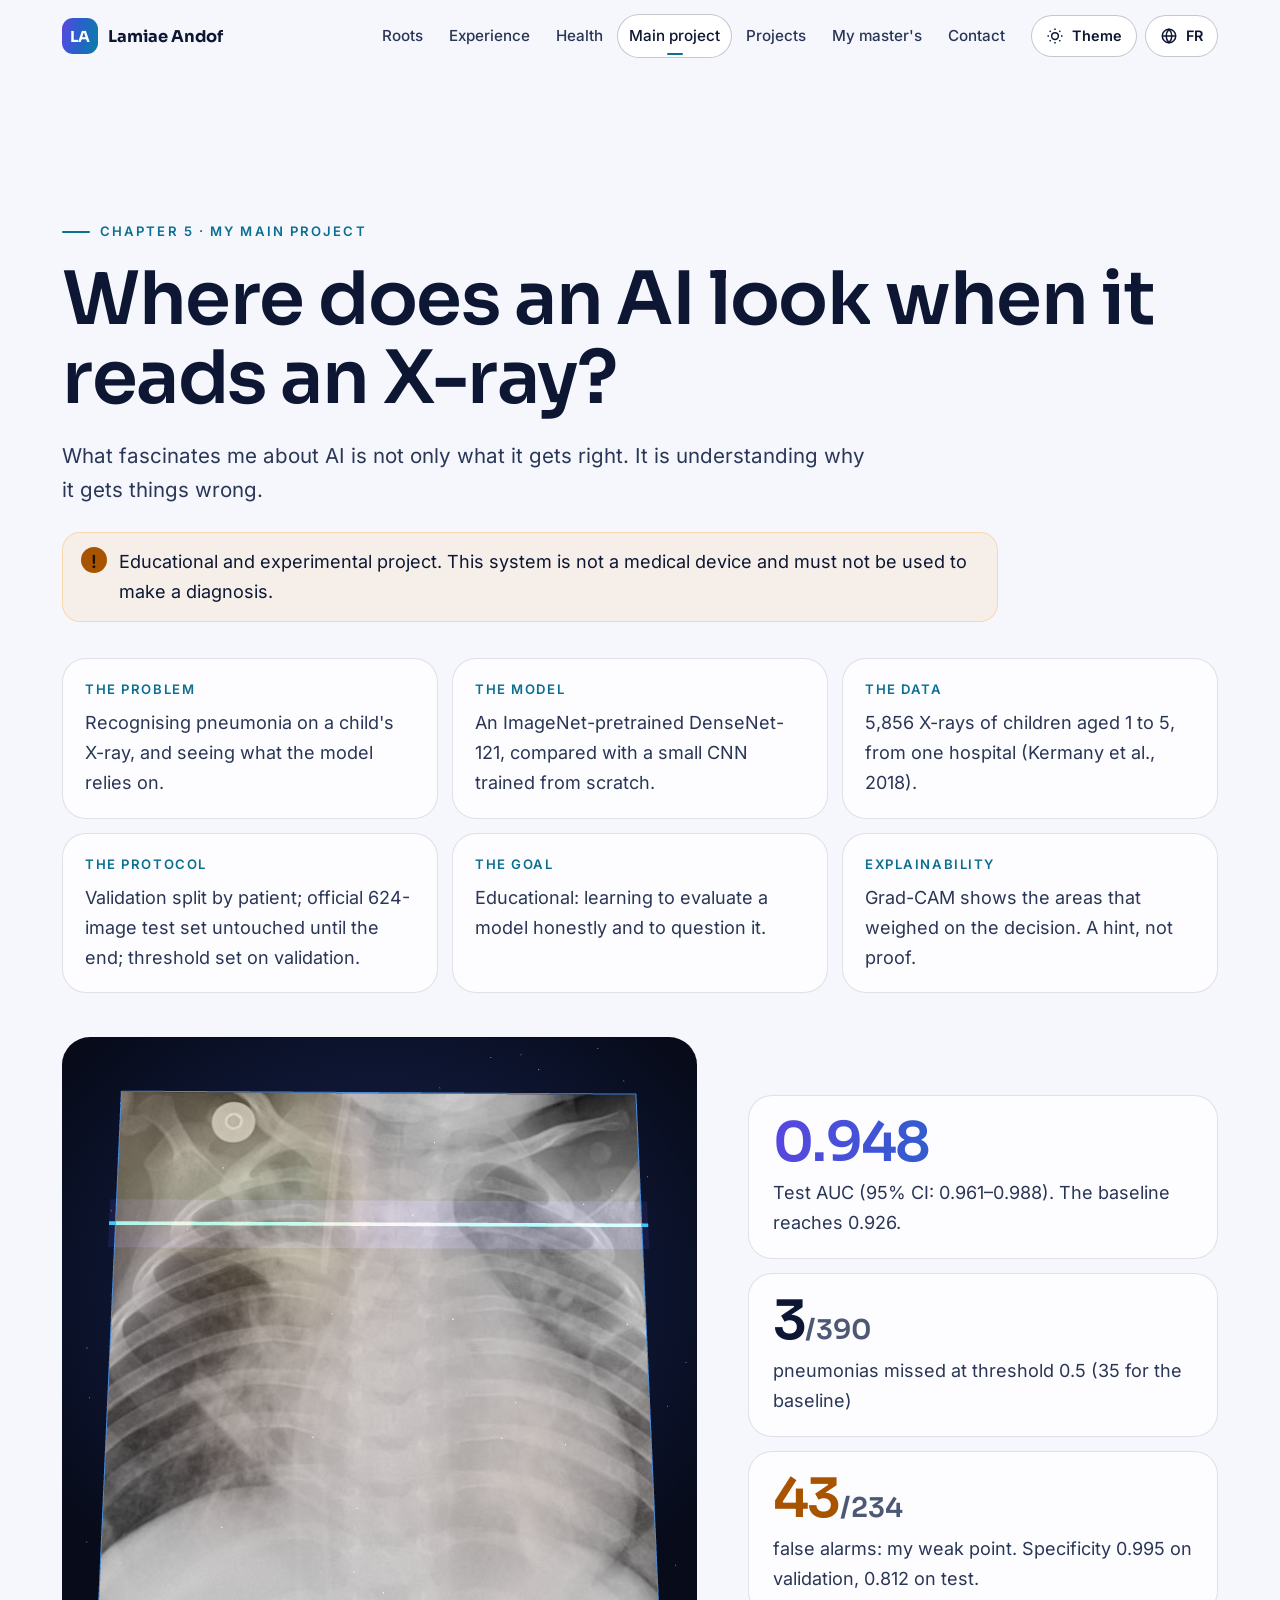
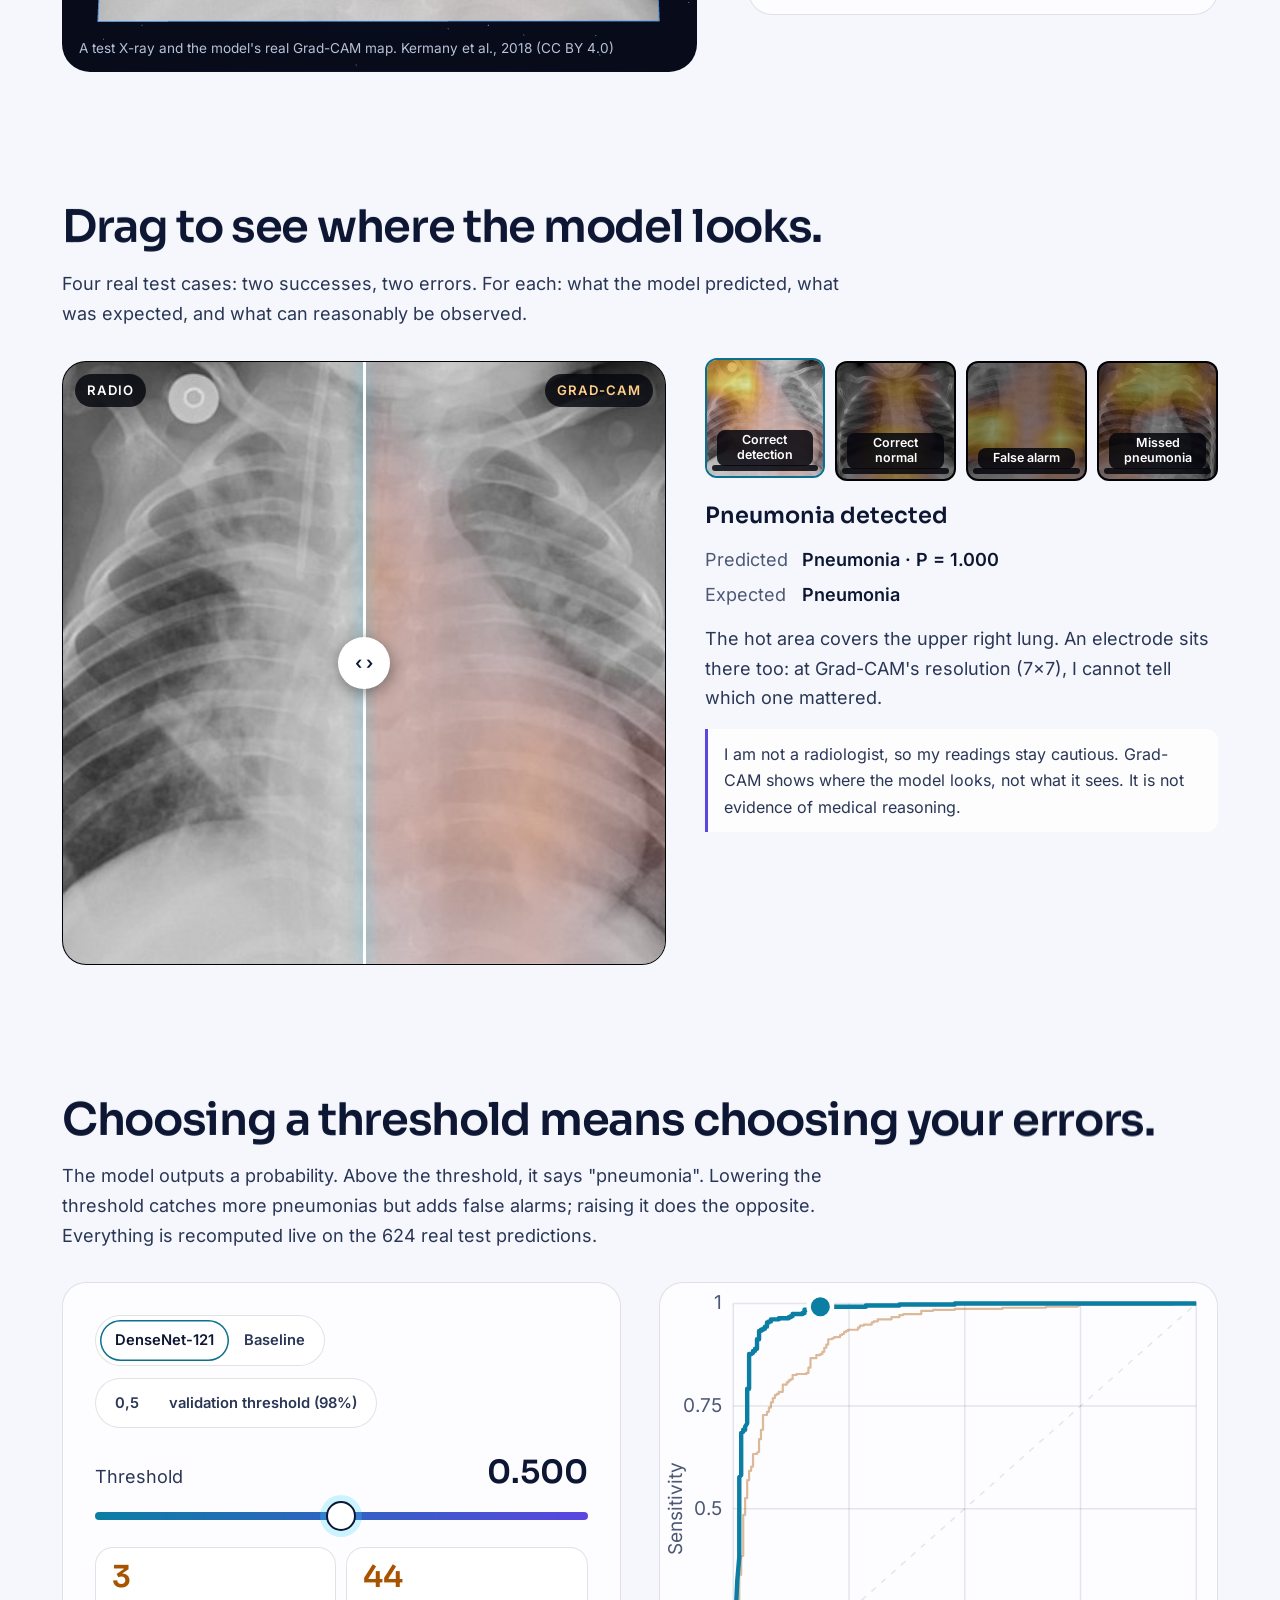
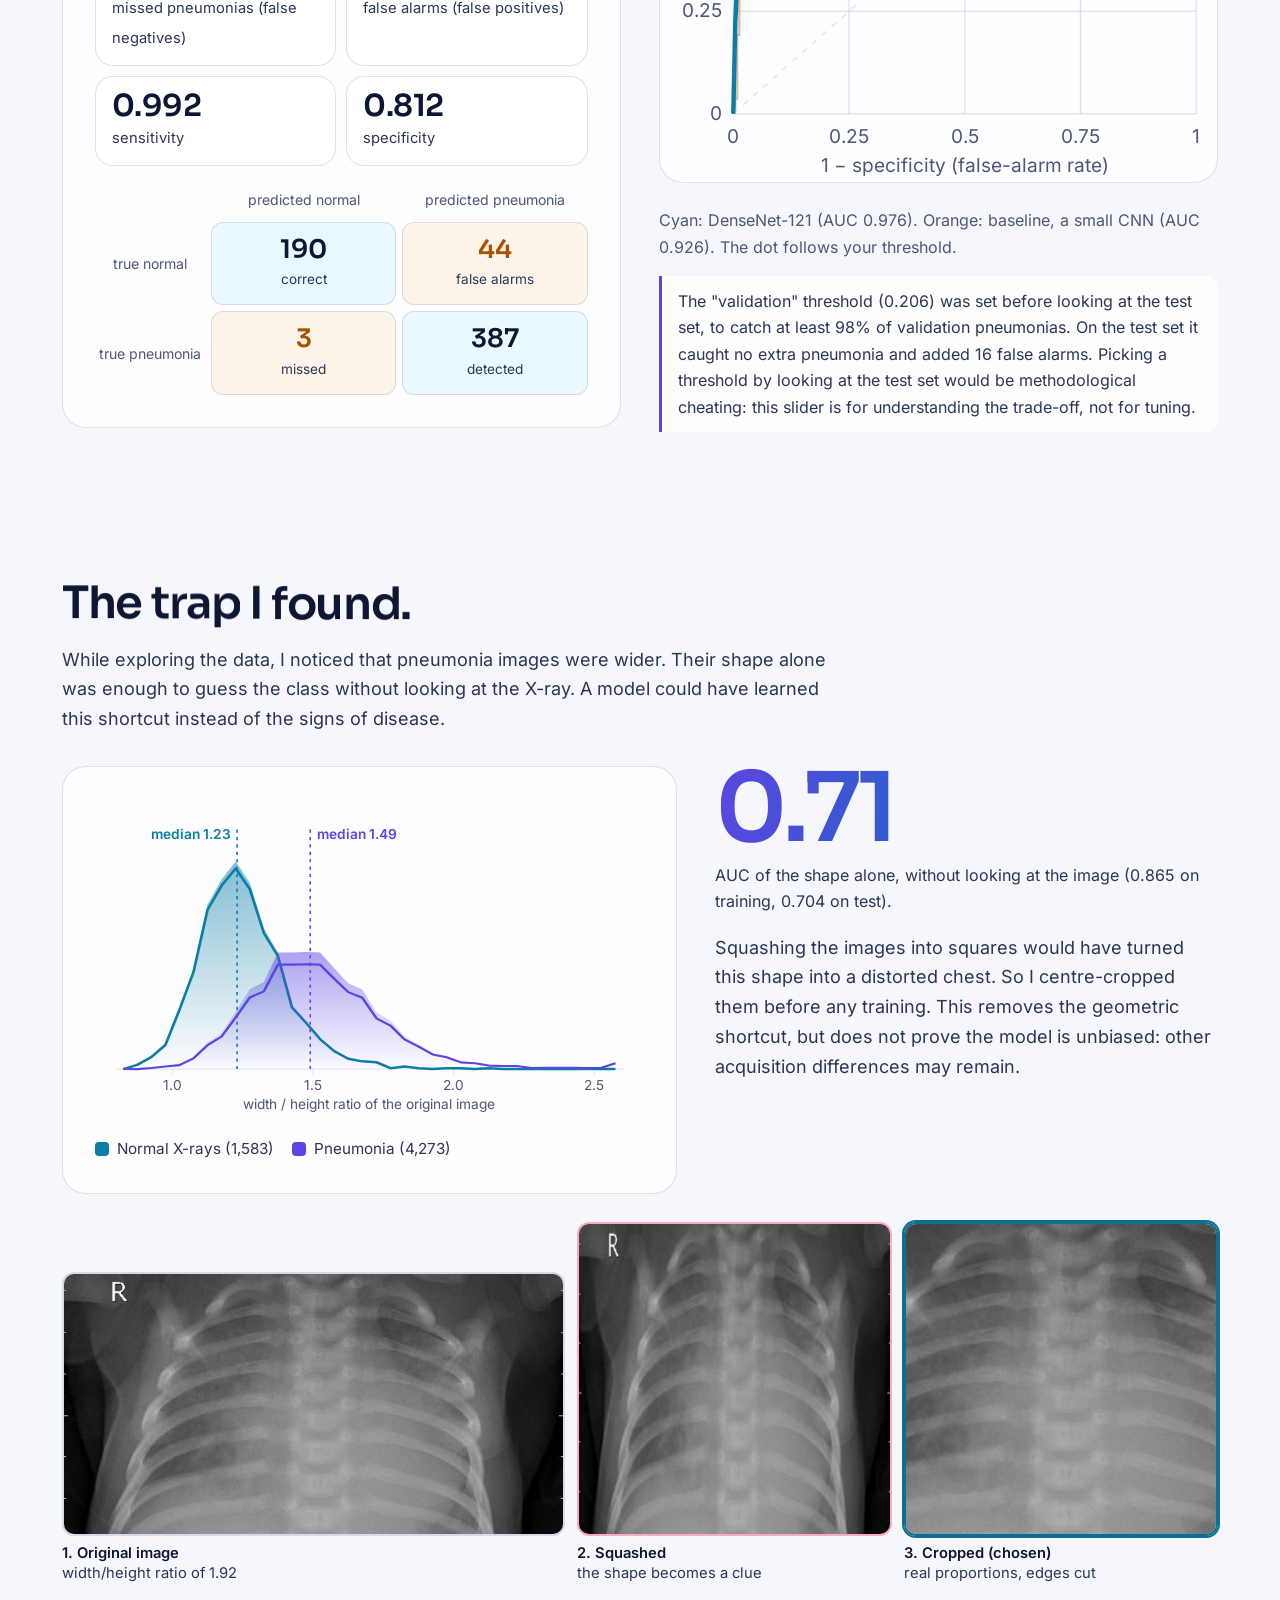
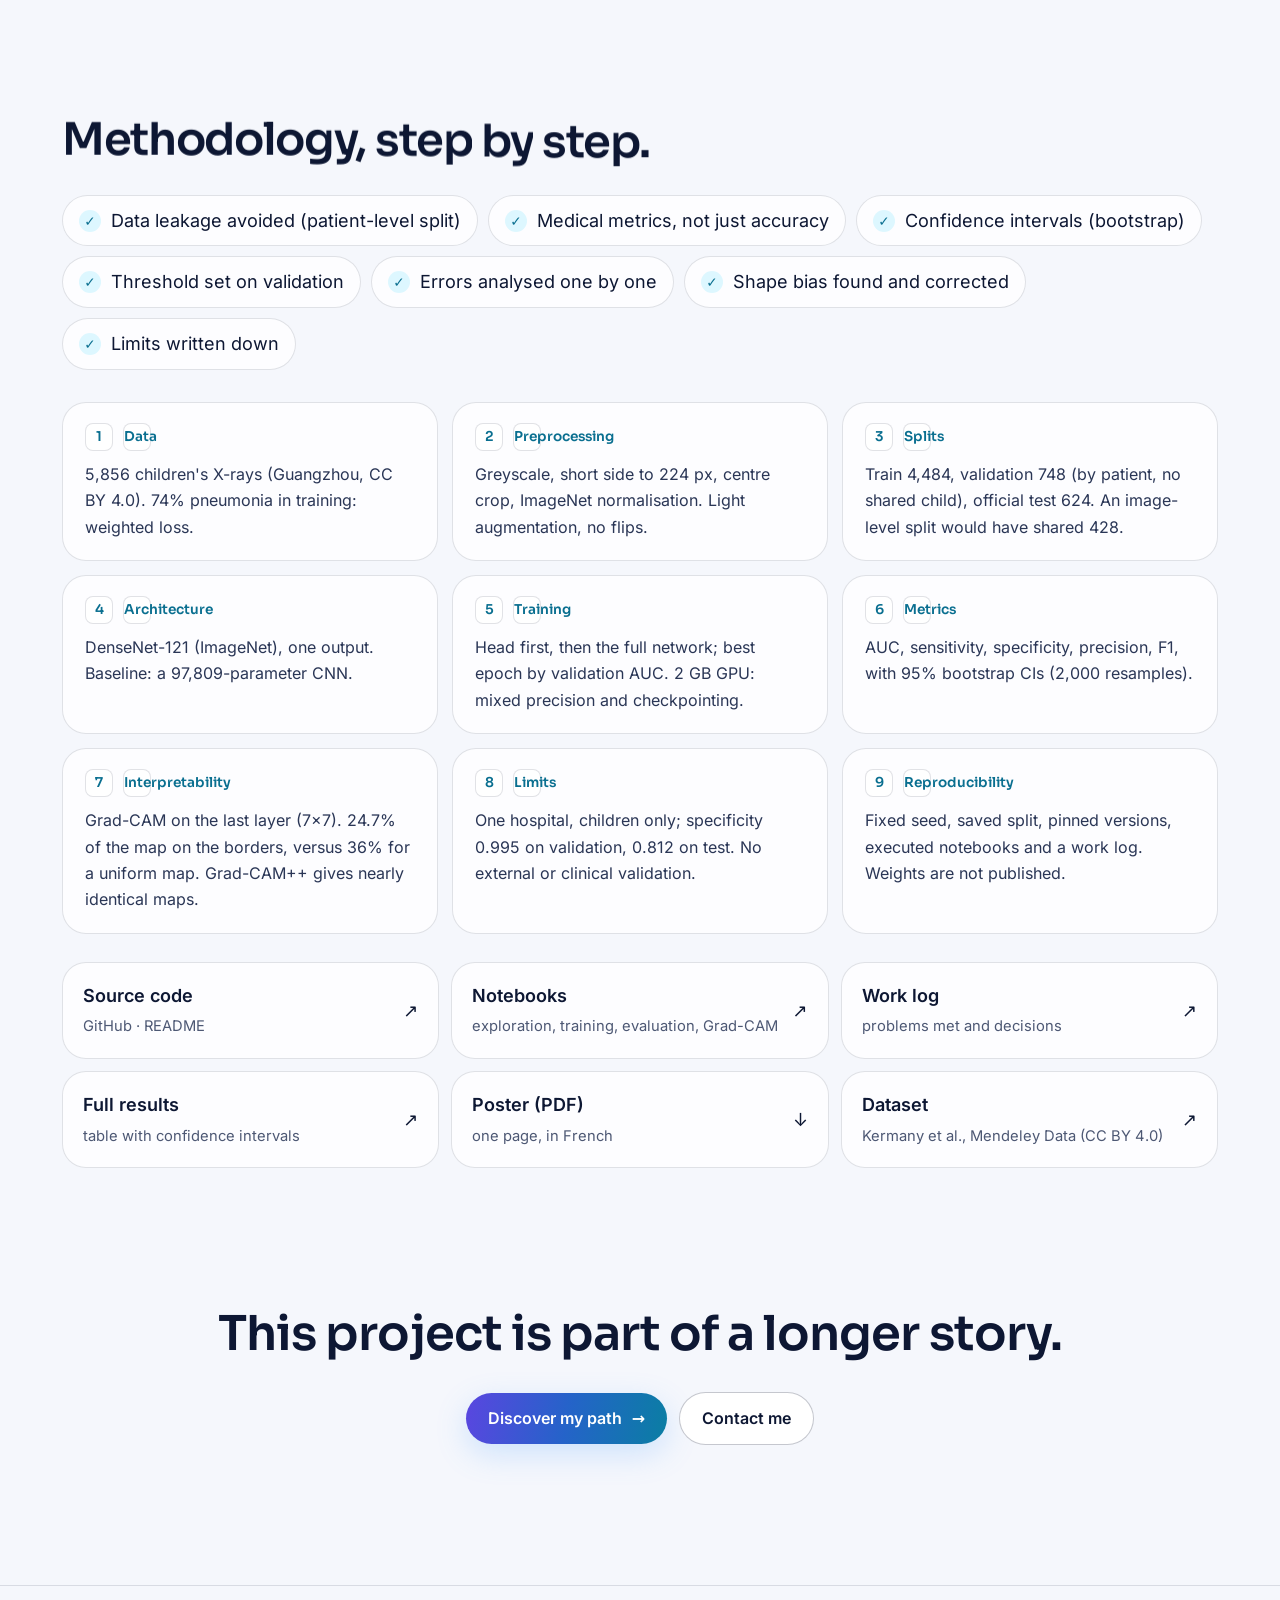
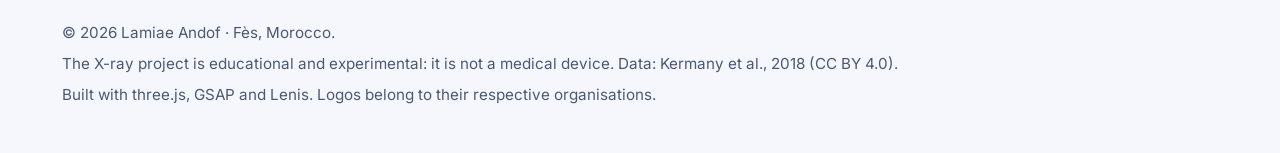
<file: radiographies.html>
<!doctype html>
<html lang="fr" data-theme="dark">

<head>
<meta charset="utf-8">
<meta name="viewport" content="width=device-width, initial-scale=1, viewport-fit=cover">
<script>(function(){var d=document.documentElement,t,l;try{t=localStorage.getItem("theme");l=localStorage.getItem("langue")}catch(e){}if(t!=="light"&&t!=="dark")t=window.matchMedia&&matchMedia("(prefers-color-scheme: light)").matches?"light":"dark";d.setAttribute("data-theme",t);if(l!=="fr"&&l!=="en")l=(navigator.language||"fr").slice(0,2)==="en"?"en":"fr";d.lang=l})();</script>
<title>Où regarde une IA quand elle lit une radiographie ? — Lamiae Andof</title>
<meta name="description" content="Projet de Lamiae Andof : DenseNet-121 et Grad-CAM sur 5 856 radiographies pédiatriques, évaluation honnête sur 624 images de test, analyse des erreurs et d'un biais. Projet pédagogique, pas un outil de diagnostic.">
<link rel="canonical" href="https://lamiaeandof.github.io/radiographies.html">
<meta name="theme-color" content="#05070d">
<meta property="og:type" content="website">
<meta property="og:url" content="https://lamiaeandof.github.io/radiographies.html">
<meta property="og:title" content="Où regarde une IA quand elle lit une radiographie ?">
<meta property="og:description" content="DenseNet-121, Grad-CAM, 624 radiographies de test : les résultats, les erreurs et le piège que j'ai découvert. Projet pédagogique de Lamiae Andof.">
<meta property="og:image" content="https://lamiaeandof.github.io/og-radiographies.jpg">
<meta property="og:image:width" content="1200"><meta property="og:image:height" content="630">
<meta property="og:image:alt" content="Portrait de Lamiae Andof et carte Grad-CAM d'une radiographie thoracique">
<meta property="og:locale" content="fr_FR"><meta property="og:locale:alternate" content="en_US">
<meta name="twitter:card" content="summary_large_image">
<link rel="icon" href="favicon.svg" type="image/svg+xml">
<link rel="icon" href="favicon-32.png" sizes="32x32" type="image/png">
<link rel="apple-touch-icon" href="apple-touch-icon.png">
<link rel="preload" href="fonts/sora-latin-3.woff2" as="font" type="font/woff2" crossorigin>
<link rel="preload" href="fonts/inter-latin-1.woff2" as="font" type="font/woff2" crossorigin>

<link rel="stylesheet" href="assets/site.css?v=5">

</head>
<body>
<a class="evitement" href="#contenu"><span class="fr">Aller au contenu</span><span class="en">Skip to content</span></a>
<div class="progression" aria-hidden="true"></div>
<div class="curseur" aria-hidden="true"></div><div class="anneau" aria-hidden="true"></div>

<header class="nav">
  <div class="wrap">
    <a class="monogramme" href="index.html#moi" aria-label="Lamiae Andof, accueil"><b aria-hidden="true">LA</b><span>Lamiae Andof</span></a>
    <nav class="chapitres" aria-label="Chapitres">
      <a href="index.html#origines"><span class="fr">Origines</span><span class="en">Roots</span></a>
      <a href="index.html#construit"><span class="fr">Expériences</span><span class="en">Experience</span></a>
      <a href="index.html#sante"><span class="fr">Santé</span><span class="en">Health</span></a>
      <a href="#projet"><span class="fr">Projet phare</span><span class="en">Main project</span></a>
      <a href="index.html#projets"><span class="fr">Projets</span><span class="en">Projects</span></a>
      <a href="index.html#vise"><span class="fr">Mon master</span><span class="en">My master's</span></a>
      <a href="index.html#contact">Contact</a>
    </nav>
    <div class="commandes-nav">
      <button class="bascule theme" type="button" aria-pressed="false" aria-label="Thème clair">
        <svg class="ic-lune" viewBox="0 0 24 24" fill="none" stroke="currentColor" stroke-width="2" aria-hidden="true"><path d="M21 12.8A9 9 0 1 1 11.2 3a7 7 0 0 0 9.8 9.8z"/></svg>
        <svg class="ic-soleil" viewBox="0 0 24 24" fill="none" stroke="currentColor" stroke-width="2" aria-hidden="true"><circle cx="12" cy="12" r="4.5"/><path d="M12 2v2M12 20v2M4.9 4.9l1.4 1.4M17.7 17.7l1.4 1.4M2 12h2M20 12h2M4.9 19.1l1.4-1.4M17.7 6.3l1.4-1.4"/></svg>
        <span class="txt"><span class="fr">Thème</span><span class="en">Theme</span></span>
      </button>
      <button class="bascule langue" type="button" aria-label="Switch to English">
        <svg viewBox="0 0 24 24" fill="none" stroke="currentColor" stroke-width="2" aria-hidden="true"><circle cx="12" cy="12" r="9"/><path d="M3 12h18M12 3c2.5 2.7 3.8 5.7 3.8 9s-1.3 6.3-3.8 9c-2.5-2.7-3.8-5.7-3.8-9S9.5 5.7 12 3z"/></svg>
        <span class="txt-l">EN</span>
      </button>
      <button class="burger" type="button" aria-expanded="false" aria-controls="menu-mobile" aria-label="Menu"><span aria-hidden="true"></span></button>
    </div>
  </div>
</header>
<nav class="menu-mobile" id="menu-mobile" hidden aria-label="Menu">
  <a href="index.html#origines"><span class="fr">Origines</span><span class="en">Roots</span><small>2</small></a>
  <a href="index.html#construit"><span class="fr">Expériences</span><span class="en">Experience</span><small>3</small></a>
  <a href="index.html#sante"><span class="fr">Le tournant santé</span><span class="en">Turning to health</span><small>4</small></a>
  <a href="#projet"><span class="fr">Projet phare</span><span class="en">Main project</span><small>5</small></a>
  <a href="index.html#projets"><span class="fr">Projets</span><span class="en">Projects</span><small>+</small></a>
  <a href="index.html#engagement"><span class="fr">Engagements</span><span class="en">Involvement</span><small>+</small></a>
  <a href="index.html#certificats"><span class="fr">Certificats</span><span class="en">Certificates</span><small>+</small></a>
  <a href="index.html#vise"><span class="fr">Mon master</span><span class="en">My master's</span><small>6</small></a>
  <a href="index.html#contact">Contact<small>→</small></a>
</nav>
<main id="contenu" style="padding-top:var(--nav-h)">
<!-- ============ CHAPITRE 5 — MON PROJET PHARE ============ -->
<section class="chapitre" id="projet">
  <div class="wrap">
    <p class="etiquette"><span class="fr">Chapitre 5 · Mon projet phare</span><span class="en">Chapter 5 · My main project</span></p>
    <h2 data-mots><span class="fr">Où regarde une IA quand elle lit une radiographie ?</span><span class="en">Where does an AI look when it reads an X-ray?</span></h2>
    <p class="sous"><span class="fr">Ce qui me passionne dans l'IA, ce n'est pas seulement ce qu'elle réussit. C'est aussi comprendre pourquoi elle se trompe.</span><span class="en">What fascinates me about AI is not only what it gets right. It is understanding why it gets things wrong.</span></p>
    <p class="avert"><span class="fr">Projet pédagogique et expérimental. Ce système n'est pas un dispositif médical et ne doit pas être utilisé pour établir un diagnostic.</span><span class="en">Educational and experimental project. This system is not a medical device and must not be used to make a diagnosis.</span></p>

    <dl class="en-bref" data-serie>
      <div class="carte"><dt><span class="fr">Le problème</span><span class="en">The problem</span></dt><dd><span class="fr">Reconnaître une pneumonie sur une radiographie d'enfant, et voir sur quoi le modèle s'appuie.</span><span class="en">Recognising pneumonia on a child's X-ray, and seeing what the model relies on.</span></dd></div>
      <div class="carte"><dt><span class="fr">Le modèle</span><span class="en">The model</span></dt><dd><span class="fr">DenseNet-121 pré-entraîné sur ImageNet, comparé à un petit CNN entraîné de zéro.</span><span class="en">An ImageNet-pretrained DenseNet-121, compared with a small CNN trained from scratch.</span></dd></div>
      <div class="carte"><dt><span class="fr">Les données</span><span class="en">The data</span></dt><dd><span class="fr">5 856 radiographies d'enfants de 1 à 5 ans, un seul hôpital (Kermany et al., 2018).</span><span class="en">5,856 X-rays of children aged 1 to 5, from one hospital (Kermany et al., 2018).</span></dd></div>
      <div class="carte"><dt><span class="fr">Le protocole</span><span class="en">The protocol</span></dt><dd><span class="fr">Validation découpée par patient ; test officiel de 624 images gardé intact jusqu'à la fin ; seuil fixé sur la validation.</span><span class="en">Validation split by patient; official 624-image test set untouched until the end; threshold set on validation.</span></dd></div>
      <div class="carte"><dt><span class="fr">L'objectif</span><span class="en">The goal</span></dt><dd><span class="fr">Pédagogique : apprendre à évaluer honnêtement un modèle et à le questionner.</span><span class="en">Educational: learning to evaluate a model honestly and to question it.</span></dd></div>
      <div class="carte"><dt><span class="fr">L'explicabilité</span><span class="en">Explainability</span></dt><dd><span class="fr">Grad-CAM indique les zones qui ont pesé sur la décision. Une indication, pas une preuve.</span><span class="en">Grad-CAM shows the areas that weighed on the decision. A hint, not proof.</span></dd></div>
    </dl>

    <div class="vitrine">
      <div class="scene3d" id="scene3d" role="img" aria-label="Radiographie en 3D qui pivote lentement ; la vraie carte Grad-CAM du modèle apparaît en fondu.">
        <canvas id="canvas3d" aria-hidden="true"></canvas>
        <div class="secours" aria-hidden="true"><div class="plaque"><img src="projet/xray.jpg" alt="" loading="lazy"><img class="cam" src="projet/gradcam.png" alt="" loading="lazy"></div></div>
        <p class="leg"><span class="fr">Une radiographie du test et la vraie carte Grad-CAM du modèle.</span><span class="en">A test X-ray and the model's real Grad-CAM map.</span> Kermany et al., 2018 (CC BY 4.0)</p>
      </div>
      <div class="stats-projet" data-serie>
        <div class="carte" data-tilt><div class="chiffre grad" data-compteur="0.976" data-dec="3">0,976</div><p><span class="fr">AUC sur le test (IC 95 % : 0,961–0,988). La baseline obtient 0,926.</span><span class="en">Test AUC (95% CI: 0.961–0.988). The baseline reaches 0.926.</span></p></div>
        <div class="carte" data-tilt><div class="chiffre"><span data-compteur="3">3</span><small>/390</small></div><p><span class="fr">pneumonies manquées au seuil 0,5 (35 pour la baseline)</span><span class="en">pneumonias missed at threshold 0.5 (35 for the baseline)</span></p></div>
        <div class="carte" data-tilt><div class="chiffre" style="color:var(--chaud)"><span data-compteur="44">44</span><small>/234</small></div><p><span class="fr">fausses alertes : mon point faible. Spécificité de 0,995 en validation, 0,812 sur le test.</span><span class="en">false alarms: my weak point. Specificity 0.995 on validation, 0.812 on test.</span></p></div>
      </div>
    </div>

    <div class="bloc-projet">
      <h3 data-mots><span class="fr">Glissez pour voir où regarde le modèle.</span><span class="en">Drag to see where the model looks.</span></h3>
      <p><span class="fr">Quatre vrais cas du test : deux réussites, deux erreurs. Pour chacun, ce que le modèle a prédit, ce qui était attendu, et ce que l'on peut raisonnablement observer.</span><span class="en">Four real test cases: two successes, two errors. For each: what the model predicted, what was expected, and what can reasonably be observed.</span></p>
      <div class="explorateur">
        <div class="avantapres" id="aa">
          <img class="avant" src="projet/cas/VP_radio.jpg" alt="Radiographie seule" width="448" height="448" loading="lazy">
          <img class="apres" src="projet/cas/VP_cam.jpg" alt="Même radiographie avec la carte Grad-CAM superposée" width="448" height="448" loading="lazy">
          <span class="barre" aria-hidden="true"></span><span class="tag g" aria-hidden="true">Radio</span><span class="tag d" aria-hidden="true">Grad-CAM</span>
          <label class="sr-only" for="aa-pos"><span class="fr">Position du comparateur radio / Grad-CAM</span><span class="en">Comparator position, X-ray / Grad-CAM</span></label>
          <input id="aa-pos" type="range" min="0" max="100" value="50">
        </div>
        <div>
          <div class="choix-cas" role="group" aria-label="Choisir un cas">
            <button type="button" data-cas="VP" aria-pressed="true"><img src="projet/cas/VP_cam.jpg" alt="" loading="lazy" width="448" height="448"><span><span class="fr">Détection correcte</span><span class="en">Correct detection</span></span></button>
            <button type="button" data-cas="VN" aria-pressed="false"><img src="projet/cas/VN_cam.jpg" alt="" loading="lazy" width="448" height="448"><span><span class="fr">Normale correcte</span><span class="en">Correct normal</span></span></button>
            <button type="button" data-cas="FP" aria-pressed="false"><img src="projet/cas/FP_cam.jpg" alt="" loading="lazy" width="448" height="448"><span><span class="fr">Fausse alerte</span><span class="en">False alarm</span></span></button>
            <button type="button" data-cas="FN" aria-pressed="false"><img src="projet/cas/FN_cam.jpg" alt="" loading="lazy" width="448" height="448"><span><span class="fr">Pneumonie manquée</span><span class="en">Missed pneumonia</span></span></button>
          </div>
          <div class="lecture-cas" aria-live="polite">
            <h4>Pneumonie détectée</h4>
            <dl><dt><span class="fr">Prédit</span><span class="en">Predicted</span></dt><dd id="cas-pred">—</dd><dt><span class="fr">Attendu</span><span class="en">Expected</span></dt><dd id="cas-vrai">—</dd></dl>
            <p class="obs"></p>
          </div>
          <p class="prudence"><span class="fr">Je ne suis pas radiologue : mes lectures restent prudentes. Grad-CAM montre où le modèle regarde, pas ce qu'il y voit. Ce n'est pas une preuve d'un raisonnement médical.</span><span class="en">I am not a radiologist, so my readings stay cautious. Grad-CAM shows where the model looks, not what it sees. It is not evidence of medical reasoning.</span></p>
        </div>
      </div>
    </div>

    <div class="bloc-projet">
      <h3 data-mots><span class="fr">Choisir un seuil, c'est choisir ses erreurs.</span><span class="en">Choosing a threshold means choosing your errors.</span></h3>
      <p><span class="fr">Le modèle donne une probabilité. Au-dessus du seuil, il dit « pneumonie ». Baisser le seuil rattrape des pneumonies mais ajoute des fausses alertes ; le monter fait l'inverse. Tout est recalculé en direct sur les 624 vraies prédictions du test.</span><span class="en">The model outputs a probability. Above the threshold, it says "pneumonia". Lowering the threshold catches more pneumonias but adds false alarms; raising it does the opposite. Everything is recomputed live on the 624 real test predictions.</span></p>
      <p class="petit" id="labo-etat" role="status"><span class="fr">Chargement des données…</span><span class="en">Loading data…</span></p>
      <div class="labo" id="labo">
        <div class="carte">
          <div class="commandes">
            <div class="seg" role="group" aria-label="Modèle"><button type="button" data-modele="densenet121" aria-pressed="true">DenseNet-121</button><button type="button" data-modele="baseline" aria-pressed="false">Baseline</button></div>
            <div class="seg" role="group" aria-label="Seuils"><button type="button" data-preset="0.5">0,5</button><button type="button" data-preset="hs"><span class="fr">seuil de validation (98 %)</span><span class="en">validation threshold (98%)</span></button></div>
          </div>
          <label class="seuil-lib" for="seuil"><span><span class="fr">Seuil</span><span class="en">Threshold</span></span> <b id="val-seuil">0,500</b></label>
          <input id="seuil" class="seuil" type="range" min="0.001" max="0.999" step="0.001" value="0.5">
          <div class="lecture" aria-live="polite">
            <div class="mauvais"><b id="l-fn">3</b><span class="fr">pneumonies manquées (faux négatifs)</span><span class="en">missed pneumonias (false negatives)</span></div>
            <div class="mauvais"><b id="l-fp">44</b><span class="fr">fausses alertes (faux positifs)</span><span class="en">false alarms (false positives)</span></div>
            <div><b id="l-sens">0,992</b><span class="fr">sensibilité</span><span class="en">sensitivity</span></div>
            <div><b id="l-spec">0,812</b><span class="fr">spécificité</span><span class="en">specificity</span></div>
          </div>
          <div class="matrice" role="group" aria-label="Matrice de confusion, mise à jour avec le seuil">
            <span></span><span class="h"><span class="fr">prédit normal</span><span class="en">predicted normal</span></span><span class="h"><span class="fr">prédit pneumonie</span><span class="en">predicted pneumonia</span></span>
            <span class="h"><span class="fr">vraie normale</span><span class="en">true normal</span></span><div class="c"><b id="m-vn">190</b><span class="fr">bien reconnues</span><span class="en">correct</span></div><div class="c err"><b id="m-fp">44</b><span class="fr">fausses alertes</span><span class="en">false alarms</span></div>
            <span class="h"><span class="fr">vraie pneumonie</span><span class="en">true pneumonia</span></span><div class="c err"><b id="m-fn">3</b><span class="fr">manquées</span><span class="en">missed</span></div><div class="c"><b id="m-vp">387</b><span class="fr">détectées</span><span class="en">detected</span></div>
          </div>
        </div>
        <div>
          <svg class="roc" id="roc" role="img" aria-label="Courbe ROC sur le test : DenseNet-121 en cyan, baseline en orange ; le point suit le seuil choisi."></svg>
          <p class="petit compromis"><span class="fr">Cyan : DenseNet-121 (AUC 0,976). Orange : baseline, un petit CNN (AUC 0,926). Le point suit votre seuil.</span><span class="en">Cyan: DenseNet-121 (AUC 0.976). Orange: baseline, a small CNN (AUC 0.926). The dot follows your threshold.</span></p>
          <p class="prudence"><span class="fr">Le seuil « de validation » (0,206) a été fixé avant de regarder le test, pour détecter au moins 98 % des pneumonies de validation. Sur le test, il n'a rattrapé aucune pneumonie de plus et a ajouté 16 fausses alertes. Choisir un seuil en regardant le test serait de la triche méthodologique : le curseur sert ici à comprendre le compromis, pas à optimiser.</span><span class="en">The "validation" threshold (0.206) was set before looking at the test set, to catch at least 98% of validation pneumonias. On the test set it caught no extra pneumonia and added 16 false alarms. Picking a threshold by looking at the test set would be methodological cheating: this slider is for understanding the trade-off, not for tuning.</span></p>
        </div>
      </div>
    </div>

    <div class="bloc-projet">
      <h3 data-mots><span class="fr">Le piège que j'ai découvert.</span><span class="en">The trap I found.</span></h3>
      <p><span class="fr">En explorant les données, j'ai vu que les images de pneumonie étaient plus larges. Leur seule forme permettait de deviner la classe, sans regarder la radio. Un modèle aurait pu apprendre ce raccourci au lieu des signes de la maladie.</span><span class="en">While exploring the data, I noticed that pneumonia images were wider. Their shape alone was enough to guess the class without looking at the X-ray. A model could have learned this shortcut instead of the signs of disease.</span></p>
      <div class="piege">
        <div class="carte">
          <svg class="forme" id="forme" role="img" aria-label="Distribution du rapport largeur sur hauteur des images d'origine : médiane 1,23 pour les normales, 1,49 pour les pneumonies."></svg>
          <div class="legende"><span><i style="background:var(--cyan)"></i><span class="fr">Radios normales (1 583)</span><span class="en">Normal X-rays (1,583)</span></span><span><i style="background:var(--violet)"></i><span class="fr">Pneumonies (4 273)</span><span class="en">Pneumonia (4,273)</span></span></div>
        </div>
        <div>
          <div class="grand grad" data-compteur="0.87" data-dec="2">0,87</div>
          <p class="petit" style="margin-top:10px;color:var(--texte-2)"><span class="fr">AUC de la forme seule, sans regarder l'image (0,865 sur le train, 0,704 sur le test).</span><span class="en">AUC of the shape alone, without looking at the image (0.865 on training, 0.704 on test).</span></p>
          <p style="margin-top:18px;color:var(--texte-2)"><span class="fr">Écraser les images en carré aurait transformé cette forme en déformation du thorax. J'ai donc recadré au centre, avant tout entraînement. Cela retire ce raccourci géométrique, mais ne prouve pas que le modèle est sans biais : d'autres différences d'acquisition peuvent subsister.</span><span class="en">Squashing the images into squares would have turned this shape into a distorted chest. So I centre-cropped them before any training. This removes the geometric shortcut, but does not prove the model is unbiased: other acquisition differences may remain.</span></p>
        </div>
      </div>
      <div class="trio">
        <figure><button type="button" data-agrandir="projet/pretraitement/originale.jpg" data-legende-fr="Image d'origine (rapport 1,92)" data-legende-en="Original image (ratio 1.92)" style="all:unset;display:block;cursor:zoom-in"><img src="projet/pretraitement/originale.jpg" alt="Radiographie d'origine, très large" loading="lazy"></button><figcaption><b><span class="fr">1. Image d'origine</span><span class="en">1. Original image</span></b><span class="fr">rapport largeur/hauteur de 1,92</span><span class="en">width/height ratio of 1.92</span></figcaption></figure>
        <figure class="mauvais"><button type="button" data-agrandir="projet/pretraitement/ecrasee.jpg" data-legende-fr="Écrasée en carré : le thorax est déformé" data-legende-en="Squashed into a square: the chest is distorted" style="all:unset;display:block;cursor:zoom-in"><img src="projet/pretraitement/ecrasee.jpg" alt="La même image écrasée en carré, déformée" loading="lazy"></button><figcaption><b><span class="fr">2. Écrasée</span><span class="en">2. Squashed</span></b><span class="fr">la forme devient un indice</span><span class="en">the shape becomes a clue</span></figcaption></figure>
        <figure class="ok"><button type="button" data-agrandir="projet/pretraitement/recadree.jpg" data-legende-fr="Recadrage central retenu : proportions réelles conservées" data-legende-en="Centre crop (chosen): real proportions kept" style="all:unset;display:block;cursor:zoom-in"><img src="projet/pretraitement/recadree.jpg" alt="La même image recadrée au centre, sans déformation" loading="lazy"></button><figcaption><b><span class="fr">3. Recadrée (retenue)</span><span class="en">3. Cropped (chosen)</span></b><span class="fr">proportions réelles, bords coupés</span><span class="en">real proportions, edges cut</span></figcaption></figure>
      </div>
    </div>

    <div class="bloc-projet">
      <h3 data-mots><span class="fr">Méthodologie, étape par étape.</span><span class="en">Methodology, step by step.</span></h3>
      <ul class="rigueur" aria-label="Ce que j'ai vérifié">
        <li><span class="fr">Fuite de données évitée (découpage par patient)</span><span class="en">Data leakage avoided (patient-level split)</span></li>
        <li><span class="fr">Métriques médicales, pas seulement l'accuracy</span><span class="en">Medical metrics, not just accuracy</span></li>
        <li><span class="fr">Intervalles de confiance (bootstrap)</span><span class="en">Confidence intervals (bootstrap)</span></li>
        <li><span class="fr">Seuil fixé sur la validation</span><span class="en">Threshold set on validation</span></li>
        <li><span class="fr">Erreurs analysées une par une</span><span class="en">Errors analysed one by one</span></li>
        <li><span class="fr">Biais de forme repéré et corrigé</span><span class="en">Shape bias found and corrected</span></li>
        <li><span class="fr">Limites écrites</span><span class="en">Limits written down</span></li>
      </ul>
      <div class="methode">
        <div class="carte"><h4><span>1</span><span class="fr">Données</span><span class="en">Data</span></h4><p><span class="fr">5 856 radiographies d'enfants (Guangzhou, CC BY 4.0). 74 % de pneumonies dans le train : perte pondérée.</span><span class="en">5,856 children's X-rays (Guangzhou, CC BY 4.0). 74% pneumonia in training: weighted loss.</span></p></div>
        <div class="carte"><h4><span>2</span><span class="fr">Prétraitement</span><span class="en">Preprocessing</span></h4><p><span class="fr">Niveaux de gris, petit côté à 224 px, recadrage central, normalisation ImageNet. Augmentations légères, sans flip.</span><span class="en">Greyscale, short side to 224 px, centre crop, ImageNet normalisation. Light augmentation, no flips.</span></p></div>
        <div class="carte"><h4><span>3</span><span class="fr">Séparation</span><span class="en">Splits</span></h4><p><span class="fr">Train 4 484, validation 748 (par patient, 0 enfant commun), test officiel 624. Un tirage image par image en aurait mis 428 des deux côtés.</span><span class="en">Train 4,484, validation 748 (by patient, no shared child), official test 624. An image-level split would have shared 428.</span></p></div>
        <div class="carte"><h4><span>4</span><span class="fr">Architecture</span><span class="en">Architecture</span></h4><p><span class="fr">DenseNet-121 (ImageNet), une sortie. Baseline : petit CNN de 97 809 paramètres.</span><span class="en">DenseNet-121 (ImageNet), one output. Baseline: a 97,809-parameter CNN.</span></p></div>
        <div class="carte"><h4><span>5</span><span class="fr">Entraînement</span><span class="en">Training</span></h4><p><span class="fr">Tête seule puis réseau complet, meilleure époque selon l'AUC de validation. GPU de 2 Go : précision mixte et checkpointing.</span><span class="en">Head first, then the full network; best epoch by validation AUC. 2 GB GPU: mixed precision and checkpointing.</span></p></div>
        <div class="carte"><h4><span>6</span><span class="fr">Métriques</span><span class="en">Metrics</span></h4><p><span class="fr">AUC, sensibilité, spécificité, précision, F1, avec IC 95 % par bootstrap (2 000 tirages du test).</span><span class="en">AUC, sensitivity, specificity, precision, F1, with 95% bootstrap CIs (2,000 resamples).</span></p></div>
        <div class="carte"><h4><span>7</span><span class="fr">Interprétabilité</span><span class="en">Interpretability</span></h4><p><span class="fr">Grad-CAM sur la dernière couche (7×7). 24,7 % de la carte sur les bords, contre 36 % pour une carte uniforme. Grad-CAM++ donne des cartes presque identiques.</span><span class="en">Grad-CAM on the last layer (7×7). 24.7% of the map on the borders, versus 36% for a uniform map. Grad-CAM++ gives nearly identical maps.</span></p></div>
        <div class="carte"><h4><span>8</span><span class="fr">Limites</span><span class="en">Limits</span></h4><p><span class="fr">Un hôpital, des enfants ; spécificité de 0,995 en validation et 0,812 en test. Aucune validation externe ni clinique.</span><span class="en">One hospital, children only; specificity 0.995 on validation, 0.812 on test. No external or clinical validation.</span></p></div>
        <div class="carte"><h4><span>9</span><span class="fr">Reproductibilité</span><span class="en">Reproducibility</span></h4><p><span class="fr">Graine fixe, découpage sauvegardé, versions figées, notebooks exécutés et journal de bord. Les poids ne sont pas publiés.</span><span class="en">Fixed seed, saved split, pinned versions, executed notebooks and a work log. Weights are not published.</span></p></div>
      </div>
      <div class="ressources">
        <a class="carte" href="https://github.com/LamiaeAndof/chest-xray-explainable-ai"><div><b><span class="fr">Code source</span><span class="en">Source code</span></b><small>GitHub · README</small></div><span aria-hidden="true">↗</span></a>
        <a class="carte" href="https://github.com/LamiaeAndof/chest-xray-explainable-ai/tree/main/notebooks"><div><b>Notebooks</b><small><span class="fr">exploration, entraînement, évaluation, Grad-CAM</span><span class="en">exploration, training, evaluation, Grad-CAM</span></small></div><span aria-hidden="true">↗</span></a>
        <a class="carte" href="https://github.com/LamiaeAndof/chest-xray-explainable-ai/blob/main/JOURNAL.md"><div><b><span class="fr">Journal de bord</span><span class="en">Work log</span></b><small><span class="fr">problèmes rencontrés et décisions</span><span class="en">problems met and decisions</span></small></div><span aria-hidden="true">↗</span></a>
        <a class="carte" href="https://github.com/LamiaeAndof/chest-xray-explainable-ai/blob/main/results/tableau_resultats.md"><div><b><span class="fr">Résultats complets</span><span class="en">Full results</span></b><small><span class="fr">tableau avec intervalles de confiance</span><span class="en">table with confidence intervals</span></small></div><span aria-hidden="true">↗</span></a>
        <a class="carte" href="docs/poster_Lamiae_Andof.pdf"><div><b>Poster (PDF)</b><small><span class="fr">une page, en français</span><span class="en">one page, in French</span></small></div><span aria-hidden="true">↓</span></a>
        <a class="carte" href="https://doi.org/10.17632/rscbjbr9sj.3"><div><b><span class="fr">Jeu de données</span><span class="en">Dataset</span></b><small>Kermany et al., Mendeley Data (CC BY 4.0)</small></div><span aria-hidden="true">↗</span></a>
      </div>
    </div>
  </div>
</section>
<section class="chapitre" style="padding-top:0"><div class="wrap" style="text-align:center">
  <h2 style="font-size:clamp(1.8rem,4vw,3rem)"><span class="fr">Ce projet fait partie d'une histoire plus longue.</span><span class="en">This project is part of a longer story.</span></h2>
  <div class="boutons" style="justify-content:center"><a class="btn plein" href="index.html"><span class="fr">Découvrir mon parcours</span><span class="en">Discover my path</span> <span class="fleche" aria-hidden="true">→</span></a>
  <a class="btn" href="index.html#contact"><span class="fr">Me contacter</span><span class="en">Contact me</span></a></div>
</div></section></main>
<footer>
  <div class="wrap">
    <p><span class="fr">© 2026 Lamiae Andof · Fès, Maroc.</span><span class="en">© 2026 Lamiae Andof · Fès, Morocco.</span></p>
    <p><span class="fr">Le projet radiographies est pédagogique et expérimental : ce n'est pas un dispositif médical. Données : Kermany et al., 2018 (CC BY 4.0).</span><span class="en">The X-ray project is educational and experimental: it is not a medical device. Data: Kermany et al., 2018 (CC BY 4.0).</span></p>
    <p><span class="fr">Réalisé avec three.js, GSAP et Lenis. Les logos appartiennent à leurs organisations respectives.</span><span class="en">Built with three.js, GSAP and Lenis. Logos belong to their respective organisations.</span></p>
  </div>
</footer>
<dialog class="visionneuse" id="visionneuse" aria-label="Image agrandie"><div class="boite">
  <button class="fermer" type="button" aria-label="Fermer">×</button>
  <div class="media"><img alt=""></div>
  <div class="texte"><p></p><a class="btn" href="#" target="_blank" rel="noopener" hidden><span class="fr">Ouvrir le PDF</span><span class="en">Open the PDF</span></a></div>
</div></dialog>
<script src="vendor/gsap.min.js?v=5" defer></script>
<script src="vendor/ScrollTrigger.min.js?v=5" defer></script>
<script src="vendor/lenis.min.js?v=5" defer></script>
<script src="assets/site.js?v=5" defer></script>
</body>
</html>
</file>
<file: assets/site.css>
/* Polices auto-hébergées (Sora, Inter — SIL Open Font License) */
@font-face {
  font-family: 'Inter';
  font-style: normal;
  font-weight: 400;
  font-display: swap;
  src: url(../fonts/inter-latin-ext-0.woff2) format('woff2');
  unicode-range: U+0100-02BA, U+02BD-02C5, U+02C7-02CC, U+02CE-02D7, U+02DD-02FF, U+0304, U+0308, U+0329, U+1D00-1DBF, U+1E00-1E9F, U+1EF2-1EFF, U+2020, U+20A0-20AB, U+20AD-20C4, U+2113, U+2C60-2C7F, U+A720-A7FF;
}
@font-face {
  font-family: 'Inter';
  font-style: normal;
  font-weight: 400;
  font-display: swap;
  src: url(../fonts/inter-latin-1.woff2) format('woff2');
  unicode-range: U+0000-00FF, U+0131, U+0152-0153, U+02BB-02BC, U+02C6, U+02DA, U+02DC, U+0304, U+0308, U+0329, U+2000-206F, U+20AC, U+2122, U+2191, U+2193, U+2212, U+2215, U+FEFF, U+FFFD;
}
@font-face {
  font-family: 'Inter';
  font-style: normal;
  font-weight: 500;
  font-display: swap;
  src: url(../fonts/inter-latin-ext-0.woff2) format('woff2');
  unicode-range: U+0100-02BA, U+02BD-02C5, U+02C7-02CC, U+02CE-02D7, U+02DD-02FF, U+0304, U+0308, U+0329, U+1D00-1DBF, U+1E00-1E9F, U+1EF2-1EFF, U+2020, U+20A0-20AB, U+20AD-20C4, U+2113, U+2C60-2C7F, U+A720-A7FF;
}
@font-face {
  font-family: 'Inter';
  font-style: normal;
  font-weight: 500;
  font-display: swap;
  src: url(../fonts/inter-latin-1.woff2) format('woff2');
  unicode-range: U+0000-00FF, U+0131, U+0152-0153, U+02BB-02BC, U+02C6, U+02DA, U+02DC, U+0304, U+0308, U+0329, U+2000-206F, U+20AC, U+2122, U+2191, U+2193, U+2212, U+2215, U+FEFF, U+FFFD;
}
@font-face {
  font-family: 'Inter';
  font-style: normal;
  font-weight: 600;
  font-display: swap;
  src: url(../fonts/inter-latin-ext-0.woff2) format('woff2');
  unicode-range: U+0100-02BA, U+02BD-02C5, U+02C7-02CC, U+02CE-02D7, U+02DD-02FF, U+0304, U+0308, U+0329, U+1D00-1DBF, U+1E00-1E9F, U+1EF2-1EFF, U+2020, U+20A0-20AB, U+20AD-20C4, U+2113, U+2C60-2C7F, U+A720-A7FF;
}
@font-face {
  font-family: 'Inter';
  font-style: normal;
  font-weight: 600;
  font-display: swap;
  src: url(../fonts/inter-latin-1.woff2) format('woff2');
  unicode-range: U+0000-00FF, U+0131, U+0152-0153, U+02BB-02BC, U+02C6, U+02DA, U+02DC, U+0304, U+0308, U+0329, U+2000-206F, U+20AC, U+2122, U+2191, U+2193, U+2212, U+2215, U+FEFF, U+FFFD;
}
@font-face {
  font-family: 'Sora';
  font-style: normal;
  font-weight: 400;
  font-display: swap;
  src: url(../fonts/sora-latin-ext-2.woff2) format('woff2');
  unicode-range: U+0100-02BA, U+02BD-02C5, U+02C7-02CC, U+02CE-02D7, U+02DD-02FF, U+0304, U+0308, U+0329, U+1D00-1DBF, U+1E00-1E9F, U+1EF2-1EFF, U+2020, U+20A0-20AB, U+20AD-20C4, U+2113, U+2C60-2C7F, U+A720-A7FF;
}
@font-face {
  font-family: 'Sora';
  font-style: normal;
  font-weight: 400;
  font-display: swap;
  src: url(../fonts/sora-latin-3.woff2) format('woff2');
  unicode-range: U+0000-00FF, U+0131, U+0152-0153, U+02BB-02BC, U+02C6, U+02DA, U+02DC, U+0304, U+0308, U+0329, U+2000-206F, U+20AC, U+2122, U+2191, U+2193, U+2212, U+2215, U+FEFF, U+FFFD;
}
@font-face {
  font-family: 'Sora';
  font-style: normal;
  font-weight: 600;
  font-display: swap;
  src: url(../fonts/sora-latin-ext-2.woff2) format('woff2');
  unicode-range: U+0100-02BA, U+02BD-02C5, U+02C7-02CC, U+02CE-02D7, U+02DD-02FF, U+0304, U+0308, U+0329, U+1D00-1DBF, U+1E00-1E9F, U+1EF2-1EFF, U+2020, U+20A0-20AB, U+20AD-20C4, U+2113, U+2C60-2C7F, U+A720-A7FF;
}
@font-face {
  font-family: 'Sora';
  font-style: normal;
  font-weight: 600;
  font-display: swap;
  src: url(../fonts/sora-latin-3.woff2) format('woff2');
  unicode-range: U+0000-00FF, U+0131, U+0152-0153, U+02BB-02BC, U+02C6, U+02DA, U+02DC, U+0304, U+0308, U+0329, U+2000-206F, U+20AC, U+2122, U+2191, U+2193, U+2212, U+2215, U+FEFF, U+FFFD;
}
@font-face {
  font-family: 'Sora';
  font-style: normal;
  font-weight: 700;
  font-display: swap;
  src: url(../fonts/sora-latin-ext-2.woff2) format('woff2');
  unicode-range: U+0100-02BA, U+02BD-02C5, U+02C7-02CC, U+02CE-02D7, U+02DD-02FF, U+0304, U+0308, U+0329, U+1D00-1DBF, U+1E00-1E9F, U+1EF2-1EFF, U+2020, U+20A0-20AB, U+20AD-20C4, U+2113, U+2C60-2C7F, U+A720-A7FF;
}
@font-face {
  font-family: 'Sora';
  font-style: normal;
  font-weight: 700;
  font-display: swap;
  src: url(../fonts/sora-latin-3.woff2) format('woff2');
  unicode-range: U+0000-00FF, U+0131, U+0152-0153, U+02BB-02BC, U+02C6, U+02DA, U+02DC, U+0304, U+0308, U+0329, U+2000-206F, U+20AC, U+2122, U+2191, U+2193, U+2212, U+2215, U+FEFF, U+FFFD;
}

/* Portfolio Lamiae Andof — thème sombre (par défaut) et clair, récit en chapitres */

/* ============ Jetons de design ============ */
:root {
  --fond: #05070d; --fond-2: #0a1024; --surface: rgba(255,255,255,.045); --surface-2: rgba(255,255,255,.075); --surface-opaque: #0c1226;
  --bord: rgba(255,255,255,.11); --bord-fort: rgba(255,255,255,.22);
  --texte: #eef1f8; --texte-2: #c6cddb; --doux: #a7b0c3;
  --violet: #8f7bff; --bleu: #5aa8ff; --cyan: #3ad7ff; --chaud: #ffb04a; --rose: #ff7a95;
  --accent: #3ad7ff;               /* couleur des liens et étiquettes */
  --sur-accent: #05070d;           /* texte posé sur le dégradé */
  --degrade: linear-gradient(100deg, #9583ff 0%, #5aa8ff 48%, #3ad7ff 100%);
  --nav: rgba(5,7,13,.82); --ombre: 0 24px 60px rgba(0,0,0,.45); --ombre-douce: 0 10px 30px rgba(0,0,0,.35);
  --reseau-a: 143,123,255; --reseau-b: 58,215,255; --reseau-p: 0.36;
  --grille-svg: rgba(255,255,255,.08); --texte-svg: #a7b0c3;
  --scene: radial-gradient(90% 80% at 50% 40%, #182657 0%, #070b1a 70%);
  --r-lg: 24px; --r-md: 18px; --r-sm: 12px; --r-pill: 999px;
  --titre: "Sora", "Segoe UI", system-ui, sans-serif;
  --sans: Inter, "Segoe UI", system-ui, -apple-system, Roboto, Arial, sans-serif;
  --nav-h: 72px;
  color-scheme: dark;
}
:root[data-theme="light"] {
  --fond: #f5f7fc; --fond-2: #ebf0f9; --surface: rgba(255,255,255,.78); --surface-2: #ffffff; --surface-opaque: #ffffff;
  --bord: rgba(13,23,51,.12); --bord-fort: rgba(13,23,51,.24);
  --texte: #0d1733; --texte-2: #2a3656; --doux: #4d5874;
  --violet: #5a46e0; --bleu: #2563c9; --cyan: #0a7ea3; --chaud: #a85300; --rose: #c0325a;
  --accent: #0a6f90; --sur-accent: #ffffff;
  --degrade: linear-gradient(100deg, #5a46e0 0%, #2563c9 50%, #0a7ea3 100%);
  --nav: rgba(245,247,252,.86); --ombre: 0 22px 50px rgba(13,23,51,.12); --ombre-douce: 0 8px 24px rgba(13,23,51,.08);
  --reseau-a: 90,70,224; --reseau-b: 10,126,163; --reseau-p: 0.22;
  --grille-svg: rgba(13,23,51,.10); --texte-svg: #4d5874;
  color-scheme: light;
}

/* ============ Base ============ */
* { box-sizing: border-box; }
html { background: var(--fond); }
html.lenis, html.lenis body { height: auto; }
.lenis.lenis-smooth { scroll-behavior: auto !important; }
body { margin: 0; background: var(--fond); color: var(--texte); font: 400 1.125rem/1.65 var(--sans); overflow-x: hidden; -webkit-font-smoothing: antialiased; }
html.transition-theme, html.transition-theme * { transition: background-color .45s ease, color .45s ease, border-color .45s ease, box-shadow .45s ease !important; }
img { max-width: 100%; height: auto; display: block; }
a { color: inherit; }
button { font: inherit; color: inherit; }
::selection { background: var(--violet); color: #fff; }
:focus-visible { outline: 3px solid var(--accent); outline-offset: 3px; border-radius: 8px; }
html[lang="fr"] .en, html[lang="en"] .fr { display: none !important; }
.sr-only { position: absolute !important; width: 1px; height: 1px; padding: 0; margin: -1px; overflow: hidden; clip: rect(0 0 0 0); white-space: nowrap; border: 0; }
.evitement { position: fixed; left: 16px; top: -60px; z-index: 300; background: var(--surface-opaque); color: var(--texte); padding: 10px 16px; border-radius: var(--r-sm); border: 2px solid var(--accent); text-decoration: none; }
.evitement:focus { top: 12px; }

.wrap { width: min(1200px, 100%); margin: 0 auto; padding-inline: max(22px, env(safe-area-inset-left, 0px)); }
.chapitre { position: relative; padding-block: clamp(80px, 11vw, 140px); scroll-margin-top: var(--nav-h); }
section[id], [id].ancre { scroll-margin-top: var(--nav-h); }
.etiquette { display: inline-flex; align-items: center; gap: 10px; font: 600 .82rem/1.2 var(--sans); letter-spacing: .16em; text-transform: uppercase; color: var(--accent); margin: 0 0 20px; }
.etiquette::before { content: ""; width: 28px; height: 2px; border-radius: 2px; background: currentColor; }
h1, h2, h3, h4 { font-family: var(--titre); margin: 0; letter-spacing: -0.02em; line-height: 1.08; font-weight: 600; color: var(--texte); }
h2 { font-size: clamp(2.3rem, 5.8vw, 4.6rem); }
h3 { font-size: clamp(1.3rem, 2vw, 1.55rem); line-height: 1.22; letter-spacing: -0.01em; }
h4 { font-size: 1.15rem; line-height: 1.3; letter-spacing: 0; }
.grad { background: var(--degrade); -webkit-background-clip: text; background-clip: text; color: transparent; }
.sous { color: var(--texte-2); font-size: clamp(1.125rem, 1.6vw, 1.3rem); max-width: 40em; margin: 20px 0 0; }
.petit { font-size: 1rem; color: var(--doux); }
.mot { display: inline-block; overflow: hidden; vertical-align: top; padding-bottom: .08em; margin-bottom: -.08em; }
.mot > span { display: inline-block; will-change: transform; }

/* ============ Navigation ============ */
.progression { position: fixed; top: 0; left: 0; height: 3px; width: 100%; background: var(--degrade); transform-origin: 0 50%; transform: scaleX(0); z-index: 70; }
.nav { position: fixed; inset: 0 0 auto 0; z-index: 60; padding-top: env(safe-area-inset-top, 0px); transition: background .3s, box-shadow .3s; }
.nav.solide { background: var(--nav); backdrop-filter: blur(14px); -webkit-backdrop-filter: blur(14px); box-shadow: 0 1px 0 var(--bord); }
.nav .wrap { display: flex; align-items: center; gap: 14px; height: var(--nav-h); }
.monogramme { font: 700 1.02rem var(--titre); text-decoration: none; display: flex; align-items: center; gap: 10px; flex: none; }
.monogramme b { display: grid; place-items: center; width: 36px; height: 36px; border-radius: 11px; background: var(--degrade); color: var(--sur-accent); font-size: .95rem; }
.chapitres { display: flex; gap: 2px; margin-left: auto; }
.chapitres a { position: relative; text-decoration: none; font-size: .95rem; font-weight: 500; color: var(--texte-2); padding: 9px 12px; border-radius: var(--r-pill); transition: color .25s, background .25s; }
.chapitres a:hover { color: var(--texte); background: var(--surface-2); }
.chapitres a.actif { color: var(--texte); background: var(--surface-2); box-shadow: inset 0 0 0 1px var(--bord-fort); }
.chapitres a.actif::after { content: ""; position: absolute; left: 50%; bottom: 3px; width: 16px; height: 2px; margin-left: -8px; border-radius: 2px; background: var(--accent); }
.commandes-nav { display: flex; gap: 8px; align-items: center; flex: none; }
.bascule { display: inline-flex; align-items: center; gap: 8px; height: 42px; padding: 0 14px; border-radius: var(--r-pill); border: 1px solid var(--bord-fort); background: var(--surface-2); font-weight: 600; font-size: .9rem; cursor: pointer; transition: border-color .25s, background .25s; }
.bascule:hover { border-color: var(--accent); }
.bascule svg { width: 18px; height: 18px; }
.bascule .ic-soleil { display: none; }
:root[data-theme="light"] .bascule .ic-soleil { display: block; }
:root[data-theme="light"] .bascule .ic-lune { display: none; }
.burger { display: none; width: 44px; height: 44px; border-radius: 12px; border: 1px solid var(--bord-fort); background: var(--surface-2); cursor: pointer; place-items: center; }
.burger span { display: block; width: 18px; height: 2px; background: currentColor; border-radius: 2px; box-shadow: 0 6px 0 currentColor, 0 -6px 0 currentColor; }
.menu-mobile { position: fixed; inset: calc(var(--nav-h) + env(safe-area-inset-top, 0px)) 12px auto 12px; z-index: 59; background: var(--surface-opaque); border: 1px solid var(--bord); border-radius: var(--r-lg); box-shadow: var(--ombre); padding: 10px; display: grid; gap: 2px; max-height: calc(100svh - var(--nav-h) - 24px); overflow-y: auto; }
.menu-mobile[hidden] { display: none; }
.menu-mobile a { text-decoration: none; padding: 14px 16px; border-radius: var(--r-sm); font-weight: 500; display: flex; justify-content: space-between; }
.menu-mobile a:hover, .menu-mobile a.actif { background: var(--surface-2); }
.menu-mobile small { color: var(--doux); }

/* ============ Boutons ============ */
.boutons { display: flex; flex-wrap: wrap; gap: 12px; align-items: center; margin-top: 32px; }
.btn { display: inline-flex; align-items: center; justify-content: center; gap: 10px; min-height: 50px; padding: 12px 22px; border-radius: var(--r-pill); font-weight: 600; font-size: 1rem; text-decoration: none; border: 1px solid var(--bord-fort); background: var(--surface-2); cursor: pointer; transition: border-color .25s, transform .25s, box-shadow .25s; }
.btn:hover { border-color: var(--accent); transform: translateY(-2px); }
.btn.plein { background: var(--degrade); color: var(--sur-accent); border: 0; box-shadow: 0 10px 30px rgba(90,168,255,.25); }
.btn .fleche { transition: transform .25s; }
.btn:hover .fleche { transform: translateX(4px); }
.lien-discret { color: var(--texte-2); font-weight: 500; text-underline-offset: 4px; padding: 8px 4px; }
.lien-discret:hover { color: var(--accent); }
.lien-chap { display: inline-flex; gap: 8px; align-items: center; margin-top: 18px; font-weight: 600; color: var(--accent); text-decoration: none; }
.lien-chap:hover { text-decoration: underline; text-underline-offset: 4px; }

/* ============ Cartes ============ */
.carte { position: relative; background: var(--surface); border: 1px solid var(--bord); border-radius: var(--r-lg); padding: clamp(22px, 2.6vw, 32px); transition: border-color .3s, background .3s, box-shadow .3s; }
.carte:hover { border-color: var(--bord-fort); box-shadow: var(--ombre-douce); }
[data-tilt] { transform-style: preserve-3d; will-change: transform; }
.lueur { position: absolute; inset: 0; border-radius: inherit; pointer-events: none; opacity: 0; transition: opacity .3s; background: radial-gradient(420px circle at var(--mx,50%) var(--my,50%), rgba(58,215,255,.10), transparent 45%); }
.carte:hover .lueur { opacity: 1; }
.puces { display: flex; flex-wrap: wrap; gap: 8px; list-style: none; padding: 0; margin: 14px 0 0; }
.puces li { font-size: .9rem; padding: 5px 12px; border-radius: var(--r-pill); background: var(--surface-2); border: 1px solid var(--bord); color: var(--texte-2); }
.statut { display: inline-block; font-size: .8rem; font-weight: 600; letter-spacing: .06em; text-transform: uppercase; padding: 5px 11px; border-radius: var(--r-pill); margin-bottom: 12px; }
.statut.ok { background: rgba(58,215,255,.14); color: var(--accent); }
.statut.encours { background: rgba(255,176,74,.15); color: var(--chaud); }
.statut.aca { background: rgba(143,123,255,.16); color: var(--violet); }
.tuile { display: grid; place-items: center; height: 72px; min-width: 72px; padding: 8px 12px; border-radius: var(--r-md); background: #fff; flex: none; box-shadow: 0 0 0 1px rgba(13,23,51,.08); }
.tuile img { height: 52px; width: auto; max-width: 140px; object-fit: contain; }
.tuile.large img { max-width: 120px; height: 46px; }

/* ============ Chapitre 1 ============ */
.accueil { min-height: 100svh; display: grid; align-items: center; padding-block: 120px 80px; overflow: hidden; }
#reseau { position: absolute; inset: 0; width: 100%; height: 100%; }
.accueil::after { content: ""; position: absolute; inset: auto 0 0 0; height: 28%; background: linear-gradient(to bottom, transparent, var(--fond)); pointer-events: none; }
.accueil .grille { position: relative; z-index: 2; display: grid; grid-template-columns: 1.25fr .75fr; gap: clamp(30px, 5vw, 80px); align-items: center; }
.accueil h1 { font-size: clamp(3.2rem, 9.6vw, 8.2rem); font-weight: 600; letter-spacing: -.045em; line-height: .95; }
.specialites { margin: 26px 0 0; font: 500 clamp(.95rem, 1.4vw, 1.08rem)/1.5 var(--sans); letter-spacing: .04em; color: var(--accent); }
.specialites span + span::before { content: "·"; margin: 0 .6em; color: var(--doux); }
.accueil .accroche { font: 400 clamp(1.25rem, 2.2vw, 1.6rem)/1.42 var(--titre); color: var(--texte); max-width: 24em; margin: 20px 0 0; letter-spacing: -.01em; }
.accueil .accroche-2 { font-size: clamp(1.125rem, 1.6vw, 1.25rem); color: var(--texte-2); margin: 14px 0 0; max-width: 32em; }
.photo-halo { position: relative; justify-self: center; width: min(100%, 390px); aspect-ratio: 1; }
.photo-halo::before { content: ""; position: absolute; inset: -7px; border-radius: 50%; background: conic-gradient(from 0deg, var(--violet), var(--cyan), transparent 55%, var(--violet));
  -webkit-mask: radial-gradient(farthest-side, transparent calc(100% - 3px), #000 calc(100% - 2px)); mask: radial-gradient(farthest-side, transparent calc(100% - 3px), #000 calc(100% - 2px)); animation: tourne 10s linear infinite; }
.photo-halo::after { content: ""; position: absolute; inset: -50px; border-radius: 50%; background: radial-gradient(circle, rgba(143,123,255,.28), transparent 62%); z-index: -1; }
.photo-halo img { position: relative; width: 100%; height: 100%; object-fit: cover; object-position: 50% 30%; border-radius: 50%; border: 5px solid var(--fond); }
@keyframes tourne { to { transform: rotate(360deg); } }
.defiler { position: absolute; left: 50%; bottom: 24px; transform: translateX(-50%); z-index: 2; font-size: .8rem; letter-spacing: .2em; text-transform: uppercase; color: var(--doux); display: grid; justify-items: center; gap: 10px; text-decoration: none; }
.defiler i { width: 1px; height: 40px; background: linear-gradient(var(--accent), transparent); animation: goutte 2s ease-in-out infinite; }
@keyframes goutte { 0% { transform: scaleY(0); transform-origin: top; } 50% { transform: scaleY(1); transform-origin: top; } 51% { transform-origin: bottom; } 100% { transform: scaleY(0); transform-origin: bottom; } }

/* Bandeau de logos */
.bandeau { position: relative; overflow: hidden; padding-block: 24px; border-block: 1px solid var(--bord);
  -webkit-mask-image: linear-gradient(90deg, transparent, #000 8%, #000 92%, transparent); mask-image: linear-gradient(90deg, transparent, #000 8%, #000 92%, transparent); }
.bandeau .piste { display: flex; gap: 20px; width: max-content; animation: defile 42s linear infinite; }
.bandeau:hover .piste, .bandeau:focus-within .piste, .bandeau.pause .piste { animation-play-state: paused; }
@keyframes defile { to { transform: translateX(-50%); } }

/* Chiffres clés : deux familles */
.reperes { display: grid; grid-template-columns: 1fr 1fr; gap: 18px; }
.repere-groupe { padding: 0; overflow: hidden; }
.repere-groupe > header { padding: 20px 26px 0; }
.repere-groupe > header h2 { font-size: 1.15rem; letter-spacing: 0; }
.repere-groupe > header p { margin: 4px 0 0; color: var(--doux); font-size: .95rem; }
.compteurs { display: grid; grid-template-columns: repeat(3, minmax(0, 1fr)); gap: 1px; background: var(--bord); margin-top: 18px; border-top: 1px solid var(--bord); }
.compteurs > div { background: var(--surface-opaque); padding: 22px 22px 24px; }
.chiffre { font: 600 clamp(1.9rem, 3.4vw, 2.8rem)/1 var(--titre); letter-spacing: -.03em; }
.chiffre small { font-size: .5em; color: var(--doux); letter-spacing: 0; }
.compteurs p { margin: 10px 0 0; color: var(--texte-2); font-size: .95rem; line-height: 1.4; }

/* ============ Chapitre 2 ============ */
.jalons { display: flex; gap: 12px; flex-wrap: wrap; margin-top: 36px; }
.jalon { display: flex; align-items: center; gap: 12px; padding: 8px 18px 8px 8px; border-radius: var(--r-pill); background: var(--surface); border: 1px solid var(--bord); }
.jalon .tuile { height: 44px; min-width: 44px; border-radius: 12px; padding: 4px; }
.jalon .tuile img { height: 34px; }
.jalon b { font-family: var(--titre); }
.jalon span { color: var(--texte-2); }
.origines { display: grid; grid-template-columns: 1.1fr .9fr; gap: clamp(28px, 4vw, 56px); align-items: center; margin-top: 44px; }
svg.notes { width: 100%; height: auto; overflow: visible; }
svg.notes .val { font-family: var(--titre); fill: var(--texte); font-weight: 600; }
svg.notes .axe { stroke: var(--grille-svg); }
svg.notes .lbl { fill: var(--texte-svg); font-family: var(--sans); font-size: 15px; }
svg.notes .rang { fill: var(--accent); font-family: var(--sans); font-size: 14px; font-weight: 600; }
.diplome { position: relative; height: clamp(420px, 48vw, 580px); }
.diplome figure { position: absolute; margin: 0; border-radius: var(--r-lg); overflow: hidden; border: 1px solid var(--bord); box-shadow: var(--ombre); cursor: zoom-in; }
.diplome figure img { width: 100%; height: 118%; margin-top: -9%; object-fit: cover; }
.diplome .f1 { width: 60%; height: 78%; left: 0; top: 0; }
.diplome .f2 { width: 50%; height: 62%; right: 0; bottom: 0; }
.diplome .note { position: absolute; left: 5%; bottom: 3%; z-index: 2; background: var(--nav); backdrop-filter: blur(10px); border: 1px solid var(--bord); border-radius: var(--r-md); padding: 14px 18px; max-width: 62%; }
.diplome .note b { font: 600 1.6rem var(--titre); display: block; }

/* ============ Chapitre 3 ============ */
.experiences { display: grid; grid-template-columns: repeat(3, minmax(0, 1fr)); gap: 18px; margin-top: 48px; perspective: 1200px; align-items: start; }
.exp { display: flex; flex-direction: column; gap: 14px; }
.exp .haut { display: flex; justify-content: space-between; align-items: flex-start; gap: 12px; }
.exp .tuile { height: 64px; min-width: 64px; }
.exp .tuile img { height: 48px; }
.exp .org { font-weight: 600; font-size: 1rem; color: var(--texte); }
.exp .quand { font-size: .92rem; color: var(--doux); text-align: right; line-height: 1.4; }
.exp .accroche { color: var(--texte-2); margin: 0; font-size: 1.02rem; }
.exp .metrique { font: 600 clamp(1.7rem, 2.6vw, 2.2rem)/1 var(--titre); letter-spacing: -.03em; }
.exp .metrique small { display: block; font: 400 .95rem/1.4 var(--sans); color: var(--doux); letter-spacing: 0; margin-top: 8px; }
.exp .puces { margin-top: 0; }
.explorer { align-self: flex-start; display: inline-flex; align-items: center; gap: 10px; min-height: 44px; padding: 8px 16px 8px 10px; border-radius: var(--r-pill); border: 1px solid var(--bord-fort); background: var(--surface-2); color: var(--accent); font-weight: 600; font-size: .95rem; cursor: pointer; }
.explorer i { display: inline-grid; place-items: center; width: 24px; height: 24px; border-radius: 50%; border: 1.5px solid currentColor; font-style: normal; transition: transform .3s; }
.explorer[aria-expanded="true"] i { transform: rotate(45deg); }
.details { display: grid; grid-template-rows: 0fr; transition: grid-template-rows .45s ease; }
.details.ouvert { grid-template-rows: 1fr; }
.details > div { overflow: hidden; }
.details dl { margin: 0; display: grid; gap: 10px; padding-top: 4px; }
.details dt { font-size: .8rem; letter-spacing: .12em; text-transform: uppercase; color: var(--accent); font-weight: 600; }
.details dd { margin: 0; color: var(--texte-2); }
.outils { margin-top: 18px; }
.outils .groupes { display: grid; grid-template-columns: repeat(4, minmax(0, 1fr)); gap: 22px; margin-top: 18px; }
.outils h4 { font-size: .95rem; color: var(--doux); font-family: var(--sans); font-weight: 600; letter-spacing: .04em; text-transform: uppercase; margin-bottom: 12px; }
.outils ul { list-style: none; margin: 0; padding: 0; display: flex; flex-wrap: wrap; gap: 8px; }
.outil { display: inline-flex; align-items: center; gap: 9px; padding: 6px 12px 6px 6px; border-radius: var(--r-pill); background: var(--surface-2); border: 1px solid var(--bord); font-size: .95rem; }
.outil img { width: 28px; height: 28px; padding: 4px; border-radius: 50%; background: #fff; object-fit: contain; }
.badge-c { display: inline-flex; align-items: center; gap: 8px; padding: 6px 13px; border-radius: var(--r-pill); font-size: .95rem; border: 1px dashed var(--bord-fort); color: var(--texte-2); }
.badge-c::before { content: ""; width: 8px; height: 8px; border-radius: 50%; background: var(--degrade); }

/* ============ Chapitre 5 : projet phare ============ */
.avert { display: flex; align-items: flex-start; gap: 12px; margin-top: 26px; padding: 14px 18px; border-radius: var(--r-md); background: rgba(255,176,74,.10); border: 1px solid rgba(255,176,74,.38); color: var(--texte); max-width: 52em; }
.avert::before { content: "!"; flex: none; display: grid; place-items: center; width: 26px; height: 26px; border-radius: 50%; background: var(--chaud); color: #1b1200; font-weight: 700; }
.en-bref { display: grid; grid-template-columns: repeat(3, minmax(0, 1fr)); gap: 14px; margin-top: 36px; }
.en-bref .carte { padding: 20px 22px; }
.en-bref dt { font-size: .82rem; letter-spacing: .12em; text-transform: uppercase; color: var(--accent); font-weight: 600; }
.en-bref dd { margin: 8px 0 0; color: var(--texte-2); }
.vitrine { display: grid; grid-template-columns: 1.15fr .85fr; gap: clamp(22px, 4vw, 56px); align-items: center; margin-top: 44px; }
.scene3d { position: relative; aspect-ratio: 1; width: 100%; border-radius: 28px; overflow: hidden; background: var(--scene); border: 1px solid var(--bord); }
.scene3d canvas { position: absolute; inset: 0; width: 100%; height: 100%; }
.scene3d .secours { position: absolute; inset: 14%; perspective: 900px; }
.scene3d .secours .plaque { position: absolute; inset: 0; transform: rotateX(10deg) rotateY(-14deg); }
.scene3d .secours img { position: absolute; inset: 0; width: 100%; height: 100%; object-fit: cover; border-radius: 6px; }
.scene3d .secours img.cam { animation: fondu 6s ease-in-out infinite alternate; }
@keyframes fondu { from { opacity: 0; } to { opacity: .95; } }
html.webgl .scene3d .secours { display: none; }
.scene3d .leg { position: absolute; left: 16px; right: 16px; bottom: 12px; font-size: .85rem; color: #b7c1d8; margin: 0; }
.stats-projet { display: grid; gap: 14px; }
.stats-projet .carte { padding: 20px 24px; }
.stats-projet .chiffre { font-size: clamp(2.3rem, 4.6vw, 3.4rem); }
.stats-projet p { margin: 8px 0 0; color: var(--texte-2); }
.bloc-projet { margin-top: clamp(76px, 10vw, 130px); }
.bloc-projet > h3 { font-size: clamp(1.8rem, 3.6vw, 2.8rem); letter-spacing: -.03em; }
.bloc-projet > p { color: var(--texte-2); margin: 14px 0 0; max-width: 44em; }

.explorateur { display: grid; grid-template-columns: 1fr .85fr; gap: clamp(22px, 3vw, 40px); align-items: start; margin-top: 32px; }
.avantapres { position: relative; aspect-ratio: 1; border-radius: var(--r-lg); overflow: hidden; background: #000; user-select: none; -webkit-user-select: none; touch-action: pan-y; border: 1px solid var(--bord); cursor: ew-resize; }
.avantapres img { position: absolute; inset: 0; width: 100%; height: 100%; object-fit: cover; pointer-events: none; }
.avantapres .apres { clip-path: inset(0 0 0 var(--pos, 50%)); }
.avantapres .barre { position: absolute; top: 0; bottom: 0; left: var(--pos, 50%); width: 3px; margin-left: -1.5px; background: #fff; box-shadow: 0 0 14px rgba(58,215,255,.9); pointer-events: none; }
.avantapres .barre::after { content: "‹ ›"; position: absolute; top: 50%; left: 50%; transform: translate(-50%, -50%); width: 52px; height: 52px; border-radius: 50%; background: #fff; color: #0d1733; display: grid; place-items: center; font-weight: 700; font-size: 1.1rem; box-shadow: 0 4px 18px rgba(0,0,0,.45); }
.avantapres input { position: absolute; width: 1px; height: 1px; opacity: 0; }
.avantapres:focus-within { outline: 3px solid var(--accent); outline-offset: 3px; }
.avantapres .tag { position: absolute; top: 12px; font-size: .82rem; font-weight: 600; letter-spacing: .08em; text-transform: uppercase; background: rgba(5,7,13,.82); color: #fff; padding: 6px 12px; border-radius: var(--r-pill); pointer-events: none; }
.avantapres .tag.g { left: 12px; } .avantapres .tag.d { right: 12px; color: #ffcf8a; }
.choix-cas { display: grid; grid-template-columns: repeat(4, minmax(0, 1fr)); gap: 10px; }
.choix-cas button { position: relative; padding: 0; border: 2px solid var(--bord); border-radius: var(--r-sm); overflow: hidden; background: #000; cursor: pointer; aspect-ratio: 1; transition: border-color .25s, transform .25s; }
.choix-cas button img { width: 100%; height: 100%; object-fit: cover; opacity: .6; transition: opacity .25s; }
.choix-cas button span { position: absolute; left: 5px; right: 5px; bottom: 5px; font-size: .78rem; font-weight: 600; background: rgba(5,7,13,.85); color: #fff; padding: 3px 6px; border-radius: 8px; text-align: center; line-height: 1.2; }
.choix-cas button[aria-pressed="true"] { border-color: var(--accent); transform: translateY(-3px); }
.choix-cas button[aria-pressed="true"] img, .choix-cas button:hover img { opacity: 1; }
.lecture-cas { margin-top: 20px; }
.lecture-cas h4 { font-size: 1.4rem; font-family: var(--titre); }
.lecture-cas dl { display: grid; grid-template-columns: auto 1fr; gap: 6px 14px; margin: 14px 0 0; }
.lecture-cas dt { color: var(--doux); }
.lecture-cas dd { margin: 0; font-weight: 600; }
.lecture-cas dd.err { color: var(--chaud); }
.lecture-cas p { color: var(--texte-2); margin: 14px 0 0; }
.prudence { margin-top: 16px; padding: 12px 16px; border-left: 3px solid var(--violet); background: var(--surface); border-radius: 0 var(--r-sm) var(--r-sm) 0; color: var(--texte-2); font-size: 1rem; }

.labo { display: grid; grid-template-columns: 1fr 1fr; gap: clamp(22px, 3vw, 40px); margin-top: 32px; align-items: start; }
.seg { display: inline-flex; padding: 4px; border-radius: var(--r-pill); background: var(--surface); border: 1px solid var(--bord); }
.seg button { border: 0; background: none; min-height: 40px; padding: 8px 15px; border-radius: var(--r-pill); font-size: .92rem; font-weight: 600; color: var(--texte-2); cursor: pointer; }
.seg button[aria-pressed="true"] { background: var(--surface-2); color: var(--texte); box-shadow: inset 0 0 0 1.5px var(--accent); }
.commandes { display: flex; flex-wrap: wrap; gap: 12px; margin-bottom: 24px; }
.seuil-lib { display: flex; justify-content: space-between; align-items: baseline; color: var(--texte-2); }
.seuil-lib b { font: 600 2rem var(--titre); color: var(--texte); }
input[type="range"].seuil { -webkit-appearance: none; appearance: none; width: 100%; height: 8px; border-radius: 999px; margin: 20px 0 8px; background: linear-gradient(90deg, var(--cyan), var(--violet)); cursor: pointer; }
input[type="range"].seuil::-webkit-slider-thumb { -webkit-appearance: none; width: 30px; height: 30px; border-radius: 50%; background: #fff; border: 2px solid #0d1733; box-shadow: 0 0 0 6px rgba(58,215,255,.25); }
input[type="range"].seuil::-moz-range-thumb { width: 30px; height: 30px; border: 2px solid #0d1733; border-radius: 50%; background: #fff; box-shadow: 0 0 0 6px rgba(58,215,255,.25); }
.lecture { display: grid; grid-template-columns: repeat(2, minmax(0, 1fr)); gap: 10px; margin-top: 18px; }
.lecture div { padding: 14px 16px; border-radius: var(--r-md); background: var(--surface); border: 1px solid var(--bord); }
.lecture b { display: block; font: 600 1.9rem/1 var(--titre); letter-spacing: -.02em; }
.lecture .mauvais b { color: var(--chaud); }
.lecture span { font-size: .92rem; color: var(--texte-2); }
.matrice { display: grid; grid-template-columns: auto 1fr 1fr; gap: 6px; margin-top: 18px; }
.matrice .h { font-size: .88rem; color: var(--doux); align-self: center; text-align: center; padding: 4px; }
.matrice .c { border-radius: var(--r-sm); padding: 12px 8px; text-align: center; background: rgba(58,215,255,.10); border: 1px solid var(--bord); }
.matrice .c b { display: block; font: 600 1.6rem/1.1 var(--titre); }
.matrice .c span { font-size: .85rem; color: var(--texte-2); }
.matrice .c.err { background: rgba(255,176,74,.12); }
.matrice .c.err b { color: var(--chaud); }
svg.roc { width: 100%; height: auto; border-radius: var(--r-lg); background: var(--surface); border: 1px solid var(--bord); }
svg.roc text { font: 13px var(--sans); fill: var(--texte-svg); }
svg.roc .grille { stroke: var(--grille-svg); }
.compromis { margin-top: 16px; }

.piege { display: grid; grid-template-columns: 1.1fr .9fr; gap: clamp(22px, 3vw, 40px); margin-top: 32px; align-items: start; }
svg.forme { width: 100%; height: auto; }
svg.forme text { font: 13px var(--sans); fill: var(--texte-svg); }
svg.forme .grille { stroke: var(--grille-svg); }
.legende { display: flex; gap: 18px; flex-wrap: wrap; margin-top: 12px; font-size: .95rem; color: var(--texte-2); }
.legende i { display: inline-block; width: 14px; height: 14px; border-radius: 4px; margin-right: 8px; vertical-align: -2px; }
.piege .grand { font: 600 clamp(3.6rem, 8vw, 6rem)/.9 var(--titre); letter-spacing: -.05em; }
.trio { display: grid; grid-template-columns: 1.6fr 1fr 1fr; gap: 12px; margin-top: 28px; align-items: end; }
.trio figure { margin: 0; }
.trio img { border-radius: var(--r-sm); border: 2px solid var(--bord); width: 100%; cursor: zoom-in; }
.trio figcaption { font-size: .92rem; color: var(--texte-2); margin-top: 8px; line-height: 1.35; }
.trio figcaption b { display: block; color: var(--texte); }
.trio .mauvais img { border-color: rgba(255,122,149,.6); }
.trio .ok img { border-color: var(--accent); box-shadow: 0 0 0 2px var(--accent); }

.methode { display: grid; grid-template-columns: repeat(3, minmax(0, 1fr)); gap: 14px; margin-top: 32px; }
.methode .carte { padding: 20px 22px; }
.methode h4 { display: flex; align-items: center; gap: 10px; }
.methode h4 span { display: inline-grid; place-items: center; width: 28px; height: 28px; border-radius: 8px; background: var(--surface-2); border: 1px solid var(--bord); font-size: .85rem; color: var(--accent); }
.methode p { margin: 10px 0 0; color: var(--texte-2); font-size: 1rem; }
.rigueur { display: flex; flex-wrap: wrap; gap: 10px; list-style: none; margin: 28px 0 0; padding: 0; }
.rigueur li { display: inline-flex; align-items: center; gap: 10px; padding: 10px 16px; border-radius: var(--r-pill); background: var(--surface); border: 1px solid var(--bord); }
.rigueur li::before { content: "✓"; display: grid; place-items: center; width: 22px; height: 22px; border-radius: 50%; background: rgba(58,215,255,.16); color: var(--accent); font-weight: 700; font-size: .85rem; }
.ressources { display: grid; grid-template-columns: repeat(3, minmax(0, 1fr)); gap: 12px; margin-top: 28px; }
.ressources a { text-decoration: none; display: flex; justify-content: space-between; gap: 12px; align-items: center; padding: 18px 20px; }
.ressources a b { display: block; }
.ressources a small { color: var(--doux); font-size: .92rem; }

/* ============ Projets secondaires (carrousel filtrable) ============ */
.entete-c { display: flex; justify-content: space-between; align-items: end; gap: 20px; flex-wrap: wrap; }
.filtres { display: flex; flex-wrap: wrap; gap: 8px; margin-top: 22px; }
.carrousel { position: relative; margin-top: 32px; }
.carrousel .rail { display: flex; gap: 18px; overflow-x: auto; scroll-snap-type: x mandatory; padding: 6px max(22px, calc((100vw - 1200px) / 2 + 22px)) 26px; scrollbar-width: none; overscroll-behavior-x: contain; }
.carrousel .rail::-webkit-scrollbar { display: none; }
.carrousel .rail > * { scroll-snap-align: start; flex: none; }
.carrousel .rail:focus-visible { outline-offset: -3px; }
.projet-c { width: min(86vw, 440px); padding: 0; overflow: hidden; display: flex; flex-direction: column; }
.projet-c .visuel { aspect-ratio: 16 / 10; overflow: hidden; border-bottom: 1px solid var(--bord); background: var(--fond-2); }
.projet-c .visuel img { width: 100%; height: 100%; object-fit: cover; transition: transform .6s; }
.projet-c:hover .visuel img { transform: scale(1.04); }
.projet-c .corps { padding: 22px 24px 24px; display: flex; flex-direction: column; flex: 1; }
.projet-c .famille { font-size: .82rem; color: var(--doux); font-weight: 600; letter-spacing: .08em; text-transform: uppercase; }
.projet-c h3 { margin-top: 8px; }
.projet-c p { color: var(--texte-2); margin: 10px 0 0; }
.projet-c .actions { margin-top: auto; padding-top: 18px; }

/* ============ Engagement : galerie éditoriale ============ */
.galerie { display: grid; grid-template-columns: 1.3fr 1fr 1fr; grid-auto-rows: 260px; gap: 16px; margin-top: 40px; }
.galerie figure { position: relative; margin: 0; border-radius: var(--r-lg); overflow: hidden; border: 1px solid var(--bord); background: var(--fond-2); }
.galerie figure.grande { grid-row: span 2; }
.galerie figure button { all: unset; display: block; width: 100%; height: 100%; cursor: zoom-in; }
.galerie figure button:focus-visible { outline: 3px solid var(--accent); outline-offset: -3px; }
.galerie img { width: 100%; height: 100%; object-fit: cover; transition: transform .7s ease; }
.galerie figure:hover img { transform: scale(1.04); }
.galerie figcaption { position: absolute; left: 0; right: 0; bottom: 0; padding: 40px 18px 16px; background: linear-gradient(to top, rgba(5,7,13,.92), rgba(5,7,13,0)); color: #fff; pointer-events: none; }
.galerie figcaption b { display: block; font: 600 1.05rem/1.3 var(--titre); }
.galerie figcaption span { display: block; font-size: .92rem; color: #d4dbea; margin-top: 4px; }
.engagements { display: grid; grid-template-columns: repeat(3, minmax(0, 1fr)); gap: 14px; margin-top: 18px; }
.engagements .carte { display: flex; gap: 16px; align-items: flex-start; padding: 20px 22px; }
.engagements p { margin: 6px 0 0; color: var(--texte-2); font-size: 1rem; }

/* Certificats compacts */
.certifs { display: grid; grid-template-columns: repeat(3, minmax(0, 1fr)); gap: 16px; margin-top: 28px; }
.certif-c { padding: 0; overflow: hidden; text-align: left; cursor: zoom-in; display: block; width: 100%; border-radius: var(--r-lg); }
.certif-c img { aspect-ratio: 900 / 650; object-fit: cover; background: #fff; width: 100%; }
.certif-c .corps { padding: 16px 18px; }
.certif-c b { display: block; line-height: 1.35; }
.certif-c span { font-size: .92rem; color: var(--doux); }
.certif-c.sante { border-color: rgba(255,176,74,.55); }

/* ============ Chapitre 6 + contact ============ */
.vise { text-align: center; }
.vise h2 { font-size: clamp(2.4rem, 6.4vw, 5.4rem); max-width: 15em; margin: 0 auto; }
.vise .sous { margin: 28px auto 0; }
.directions { display: grid; grid-template-columns: repeat(3, minmax(0, 1fr)); gap: 16px; margin-top: 48px; text-align: left; }
.directions .carte { padding: 26px; }
.directions .verbe { font: 600 1.5rem var(--titre); }
.directions p { color: var(--texte-2); margin: 10px 0 0; }
.contact h2 { font-size: clamp(3rem, 10vw, 7.6rem); }
.contact .sous { max-width: 34em; }
.contact .liens { display: grid; grid-template-columns: 1.4fr 1fr 1fr 1fr; gap: 14px; margin-top: 44px; }
.contact .liens a { text-decoration: none; display: flex; justify-content: space-between; align-items: center; gap: 12px; font: 600 1.15rem var(--titre); min-height: 96px; }
.contact .liens a small { display: block; font: 400 .92rem var(--sans); color: var(--doux); margin-top: 6px; word-break: break-all; }
.contact .liens a.principal { background: var(--degrade); color: var(--sur-accent); border: 0; }
.contact .liens a.principal small { color: var(--sur-accent); opacity: .85; }
footer { padding-block: 34px calc(40px + env(safe-area-inset-bottom, 0px)); border-top: 1px solid var(--bord); color: var(--doux); font-size: .95rem; }
footer p { margin: 0 0 6px; }

/* ============ Curseur personnalisé ============ */
.curseur, .anneau { position: fixed; top: 0; left: 0; pointer-events: none; z-index: 200; border-radius: 50%; opacity: 0; }
.curseur { width: 6px; height: 6px; margin: -3px 0 0 -3px; background: var(--accent); }
.anneau { width: 36px; height: 36px; margin: -18px 0 0 -18px; border: 1px solid var(--accent); opacity: 0; transition: width .25s, height .25s, margin .25s, background .25s; }
.anneau.survol { width: 60px; height: 60px; margin: -30px 0 0 -30px; background: rgba(143,123,255,.10); }
html.curseur-actif .curseur { opacity: 1; } html.curseur-actif .anneau { opacity: .7; }

/* ============ Visionneuse (dialogue accessible) ============ */
dialog.visionneuse { border: 0; padding: 0; background: transparent; max-width: min(1100px, 94vw); max-height: 94vh; color: var(--texte); }
dialog.visionneuse::backdrop { background: rgba(5,7,13,.9); backdrop-filter: blur(6px); }
dialog.visionneuse .boite { background: var(--surface-opaque); border: 1px solid var(--bord); border-radius: var(--r-lg); overflow: hidden; display: flex; flex-direction: column; max-height: 94vh; }
dialog.visionneuse .media { background: #000; display: grid; place-items: center; min-height: 0; flex: 1; }
dialog.visionneuse .media img { max-height: 72vh; width: auto; max-width: 100%; object-fit: contain; }
dialog.visionneuse .texte { padding: 18px 22px; display: flex; justify-content: space-between; gap: 16px; align-items: center; flex-wrap: wrap; }
dialog.visionneuse .texte p { margin: 0; color: var(--texte-2); }
dialog.visionneuse .fermer { position: absolute; top: 10px; right: 10px; width: 46px; height: 46px; border-radius: 50%; border: 0; background: rgba(5,7,13,.8); color: #fff; font-size: 1.6rem; cursor: pointer; }
dialog.fiche { border: 0; padding: 0; width: min(900px, 94vw); max-height: 90vh; background: var(--surface-opaque); color: var(--texte); border-radius: var(--r-lg); box-shadow: var(--ombre); }
dialog.fiche::backdrop { background: rgba(5,7,13,.82); backdrop-filter: blur(6px); }
dialog.fiche .contenu { padding: clamp(22px, 4vw, 40px); overflow-y: auto; max-height: 90vh; }
dialog.fiche h3 { font-size: clamp(1.6rem, 3vw, 2.2rem); padding-right: 48px; }
dialog.fiche h4 { margin-top: 22px; }
dialog.fiche p, dialog.fiche li { color: var(--texte-2); }
dialog.fiche .fermer { position: sticky; float: right; top: 0; width: 44px; height: 44px; border-radius: 50%; border: 1px solid var(--bord-fort); background: var(--surface-2); font-size: 1.4rem; cursor: pointer; }
.flux { display: flex; flex-wrap: wrap; align-items: center; gap: 8px; margin-top: 10px; }
.flux span { padding: 8px 14px; border-radius: var(--r-sm); background: var(--surface-2); border: 1px solid var(--bord); font-weight: 500; }
.flux i { color: var(--accent); font-style: normal; font-weight: 700; }
.vignettes { display: grid; grid-template-columns: repeat(2, minmax(0, 1fr)); gap: 10px; margin-top: 14px; }
.vignettes button { all: unset; cursor: zoom-in; border-radius: var(--r-sm); overflow: hidden; border: 1px solid var(--bord); }
.vignettes button:focus-visible { outline: 3px solid var(--accent); }
.vignettes img { width: 100%; height: 100%; object-fit: cover; }

/* ============ Responsive ============ */
@media (max-width: 1100px) {
  .chapitres { display: none; }
  .burger { display: grid; }
  .commandes-nav { margin-left: auto; }
  .experiences, .methode, .ressources, .en-bref, .engagements, .directions { grid-template-columns: repeat(2, minmax(0, 1fr)); }
  .outils .groupes { grid-template-columns: repeat(2, minmax(0, 1fr)); }
  .contact .liens { grid-template-columns: 1fr 1fr; }
  .reperes { grid-template-columns: 1fr; }
}
@media (max-width: 860px) {
  body { font-size: 1rem; }
  .accueil .grille, .origines, .vitrine, .explorateur, .labo, .piege { grid-template-columns: 1fr; }
  .photo-halo { width: min(62vw, 280px); order: -1; }
  .accueil { padding-top: 100px; min-height: auto; }
  .defiler { display: none; }
  .diplome { height: 430px; }
  .galerie { grid-template-columns: 1fr 1fr; grid-auto-rows: 220px; }
  .galerie figure.grande { grid-column: span 2; grid-row: span 1; }
  .certifs { grid-template-columns: 1fr 1fr; }
  .bascule .txt { display: none; }
}
@media (max-width: 600px) {
  .experiences, .methode, .ressources, .en-bref, .engagements, .directions, .certifs, .contact .liens, .outils .groupes { grid-template-columns: 1fr; }
  .compteurs { grid-template-columns: 1fr 1fr; }
  .compteurs > div:last-child:nth-child(odd) { grid-column: 1 / -1; }
  .trio { grid-template-columns: 1fr 1fr; }
  .trio figure:first-child { grid-column: 1 / -1; }
  .galerie { grid-template-columns: 1fr; grid-auto-rows: 300px; }
  .galerie figure.grande { grid-column: auto; }
  .monogramme span { display: none; }
  .choix-cas button span { font-size: .72rem; }
}
@media (hover: none), (pointer: coarse) { .curseur, .anneau { display: none; } }
@media (prefers-reduced-motion: reduce) {
  .bandeau .piste { animation: none; flex-wrap: wrap; width: auto; justify-content: center; }
  .bandeau .piste [aria-hidden="true"] { display: none; }
  .photo-halo::before, .defiler i, .scene3d .secours img.cam { animation: none; }
  .scene3d .secours img.cam { opacity: .7; }
  .details, .carte, .btn { transition: none; }
  * { scroll-behavior: auto !important; }
}
.specialites span { white-space: nowrap; display: inline-block; }
@media (max-height: 820px) { .defiler { display: none; } }

/* ============ Chapitre 4 : frise verticale ============ */
.chrono { position: relative; margin-top: clamp(50px, 7vw, 90px); }
.chrono ol { list-style: none; margin: 0; padding: 0; display: grid; gap: clamp(64px, 9vw, 120px); }
.chrono .fil { position: absolute; top: 0; bottom: 0; left: 50%; width: 2px; margin-left: -1px; background: var(--bord); border-radius: 2px; }
.chrono .fil span { position: absolute; inset: 0; background: linear-gradient(180deg, var(--violet), var(--cyan)); transform-origin: 50% 0; transform: scaleY(var(--p, 0)); box-shadow: 0 0 18px rgba(58,215,255,.55); border-radius: 2px; }
.etape-c { position: relative; display: grid; grid-template-columns: 1fr 96px 1fr; align-items: center; }
.etape-c .noeud { grid-column: 2; grid-row: 1; justify-self: center; z-index: 2; display: grid; place-items: center; width: 52px; height: 52px; border-radius: 50%;
  background: var(--surface-opaque); border: 2px solid var(--bord-fort); font: 700 1.1rem var(--titre); color: var(--doux); transition: all .5s ease; }
.etape-c.allume .noeud { background: var(--degrade); border-color: transparent; color: var(--sur-accent); box-shadow: 0 0 0 8px rgba(58,215,255,.12), 0 0 34px rgba(58,215,255,.55); transform: scale(1.06); }
.etape-c .texte-c { grid-column: 1; grid-row: 1; text-align: right; padding-right: 8px; }
.etape-c .media-c { grid-column: 3; grid-row: 1; }
.etape-c:nth-child(even) .texte-c { grid-column: 3; text-align: left; padding: 0 0 0 8px; }
.etape-c:nth-child(even) .media-c { grid-column: 1; }
.etape-c .etape { margin: 0; font: 600 .85rem/1.2 var(--sans); letter-spacing: .14em; text-transform: uppercase; color: var(--accent); }
.etape-c .an { margin: 8px 0 0; font: 600 clamp(2.6rem, 5.4vw, 4.4rem)/.95 var(--titre); letter-spacing: -.05em; }
.etape-c .an.sante { background: linear-gradient(180deg, var(--chaud), var(--rose)); -webkit-background-clip: text; background-clip: text; color: transparent; }
.etape-c h3 { margin-top: 14px; }
.etape-c .texte-c > p:not(.etape):not(.an) { color: var(--texte-2); margin: 12px 0 0; }
.etape-c .texte-c, .etape-c .media-c { transition: filter .6s ease; }
.etape-c:not(.allume) .texte-c, .etape-c:not(.allume) .media-c { filter: saturate(.55) brightness(.82); }
:root[data-theme="light"] .etape-c:not(.allume) .texte-c, :root[data-theme="light"] .etape-c:not(.allume) .media-c { filter: saturate(.55) opacity(.75); }
.media-c figure { margin: 0; border-radius: var(--r-md); overflow: hidden; border: 1px solid var(--bord); box-shadow: var(--ombre); background: var(--fond-2); }
.media-c figure button { all: unset; display: block; width: 100%; height: 100%; cursor: zoom-in; }
.media-c figure button:focus-visible { outline: 3px solid var(--accent); outline-offset: -3px; }
.media-c img { width: 100%; height: 100%; object-fit: cover; transition: transform .7s ease; }
.media-c figure:hover img { transform: scale(1.04); }
.media-c .certif { background: #fff; max-width: 460px; }
.etape-c:nth-child(odd) .media-c .certif { margin-right: auto; }
.media-c.collage { position: relative; height: clamp(320px, 34vw, 440px); }
.media-c.collage figure { position: absolute; }
.media-c.collage .c1 { width: 58%; height: 86%; left: 0; top: 0; }
.media-c.collage .c2 { width: 46%; height: 52%; right: 0; bottom: 0; z-index: 2; }
.media-c.collage .c3 { width: 34%; height: 40%; right: 8%; top: 0; }
.media-c.duo { display: grid; grid-template-columns: 1fr 1fr; gap: 6px; border-radius: var(--r-md); overflow: hidden; border: 1px solid var(--bord); box-shadow: var(--ombre); max-width: 480px; }
.etape-c:nth-child(even) .media-c.duo { margin-left: auto; }
.media-c.horizon { display: grid; place-items: center; text-align: center; aspect-ratio: 16 / 10; border-radius: var(--r-lg); border: 1px solid var(--bord);
  background: radial-gradient(80% 90% at 50% 30%, rgba(143,123,255,.28), transparent 70%), var(--surface); }
.media-c.horizon > span { font: 700 clamp(4rem, 9vw, 7rem)/1 var(--titre); letter-spacing: -.05em; }
.media-c.horizon small { display: block; color: var(--texte-2); font: 500 1rem/1.4 var(--sans); letter-spacing: .04em; margin-top: 6px; }

/* Candidature (accueil) */
.candidature { display: inline-block; margin: 22px 0 0; padding: 8px 16px; border-radius: var(--r-pill); border: 1px solid rgba(58,215,255,.4); background: rgba(58,215,255,.08); color: var(--texte); font-size: .95rem; font-weight: 500; }
.candidature + .specialites { margin-top: 16px; }


@media (max-width: 860px) {
  .chrono .fil { left: 26px; }
  .etape-c { grid-template-columns: 52px 1fr; column-gap: 18px; row-gap: 22px; align-items: start; }
  .etape-c .noeud { grid-column: 1; grid-row: 1; }
  .etape-c .texte-c, .etape-c:nth-child(even) .texte-c { grid-column: 2; grid-row: 1; text-align: left; padding: 0; }
  .etape-c .media-c, .etape-c:nth-child(even) .media-c { grid-column: 2; grid-row: 2; }
  .media-c.collage { height: 320px; }
}
@media (prefers-reduced-motion: reduce) { .etape-c .texte-c, .etape-c .media-c, .etape-c .noeud { transition: none; } }
.chrono ol > li, .etape-c > *, .media-c, .media-c.horizon { min-width: 0; }
.media-c.horizon { width: 100%; max-width: 520px; }
.media-c.duo { width: 100%; }
#sante { overflow-x: clip; }

/* ============ Bloc jury : grille visuelle ============ */
.jury { margin-top: clamp(48px, 6vw, 72px); }
.jury-titre { font-size: clamp(1.5rem, 2.6vw, 2rem); text-align: center; }
.bento { display: grid; grid-template-columns: repeat(4, minmax(0, 1fr)); grid-auto-rows: minmax(170px, auto); gap: 16px; margin-top: 28px; text-align: left; }
.tuile-b { display: flex; flex-direction: column; justify-content: flex-end; gap: 8px; padding: 22px; text-decoration: none; color: inherit; overflow: hidden; }
.tuile-b.large { grid-column: span 2; flex-direction: row; align-items: center; gap: 20px; }
.tuile-b.image { grid-row: span 2; padding: 0; position: relative; }
.tuile-b .gros { font: 600 clamp(1.7rem, 2.8vw, 2.4rem)/1.05 var(--titre); letter-spacing: -.03em; }
.tuile-b .leg { color: var(--texte-2); font-size: 1rem; line-height: 1.35; }
.mini-courbe { width: 100%; max-width: 170px; height: auto; margin-bottom: auto; }
.duo-j { display: grid; grid-template-columns: 1fr 1fr; gap: 2px; height: 100%; }
.duo-j img, .fond-j { width: 100%; height: 100%; object-fit: cover; transition: transform .7s ease; }
.fond-j { position: absolute; inset: 0; }
.tuile-b.image:hover img { transform: scale(1.05); }
.tuile-b .sur { position: absolute; left: 0; right: 0; bottom: 0; padding: 60px 20px 18px; background: linear-gradient(to top, rgba(5,7,13,.95), rgba(5,7,13,0)); color: #fff; display: grid; gap: 4px; }
.tuile-b .sur b { font: 600 1.25rem/1.2 var(--titre); }
.tuile-b .sur .leg { color: #d4dbea; font-size: .95rem; }
.logos-j { display: flex; gap: 10px; margin-bottom: auto; }
.logos-j .tuile { height: 60px; min-width: 60px; }
.logos-j .tuile img { height: 44px; }
.cherche { margin-top: 26px; display: grid; justify-items: center; gap: 18px; }
.cherche-titre { margin: 0; font: 600 1.1rem var(--titre); color: var(--texte); }
.cherche ul { list-style: none; margin: 0; padding: 0; display: flex; flex-wrap: wrap; justify-content: center; gap: 10px; }
.cherche li { display: inline-flex; align-items: center; gap: 10px; padding: 10px 18px 10px 10px; border-radius: var(--r-pill); background: var(--surface-2); border: 1px solid var(--bord); font-weight: 500; }
.cherche .ico { display: grid; place-items: center; width: 32px; height: 32px; border-radius: 50%; background: var(--degrade); color: var(--sur-accent); font-size: .95rem; }
@media (max-width: 1000px) { .bento { grid-template-columns: repeat(2, minmax(0, 1fr)); } .tuile-b.image { min-height: 300px; } }
@media (max-width: 560px) { .bento { grid-template-columns: 1fr; } .tuile-b.large { grid-column: auto; } }
.tuile-b .leg { display: block; } .tuile-b.large .gros { display: block; margin-bottom: 6px; }
</file>
